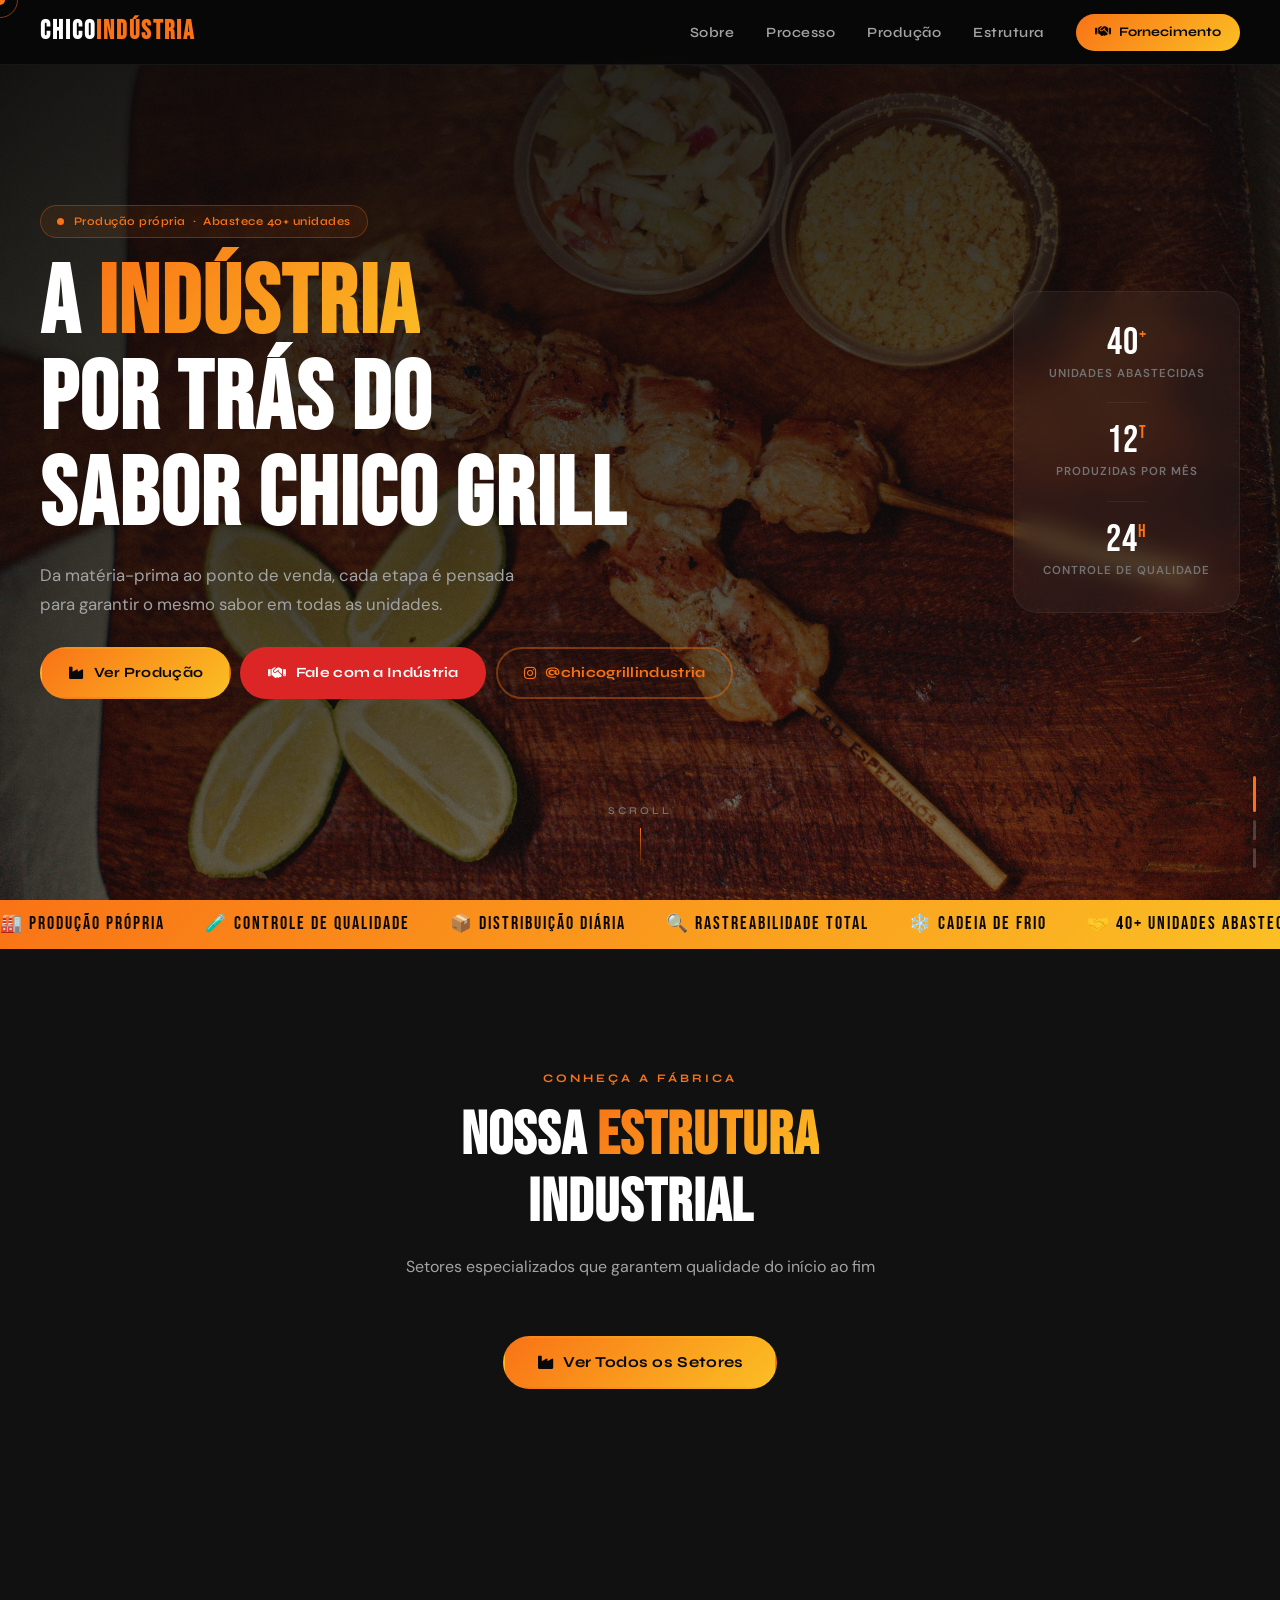
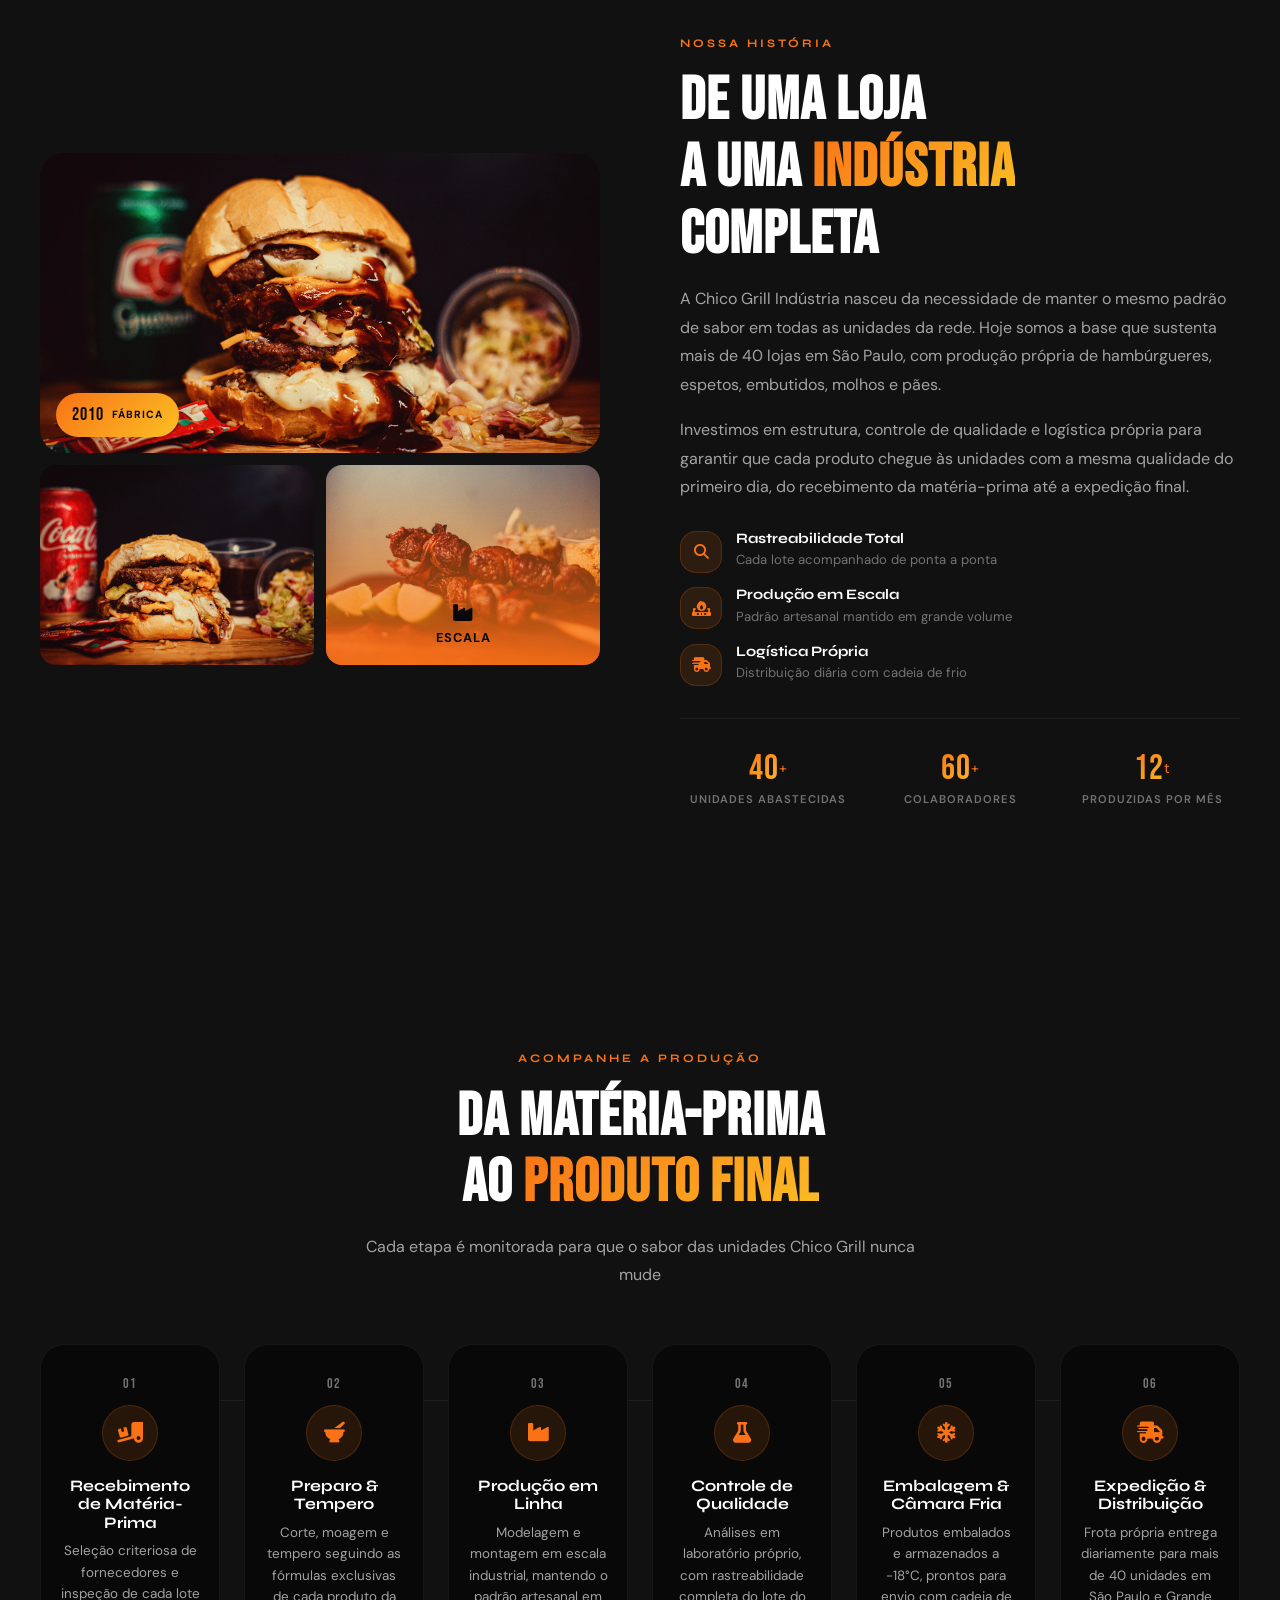
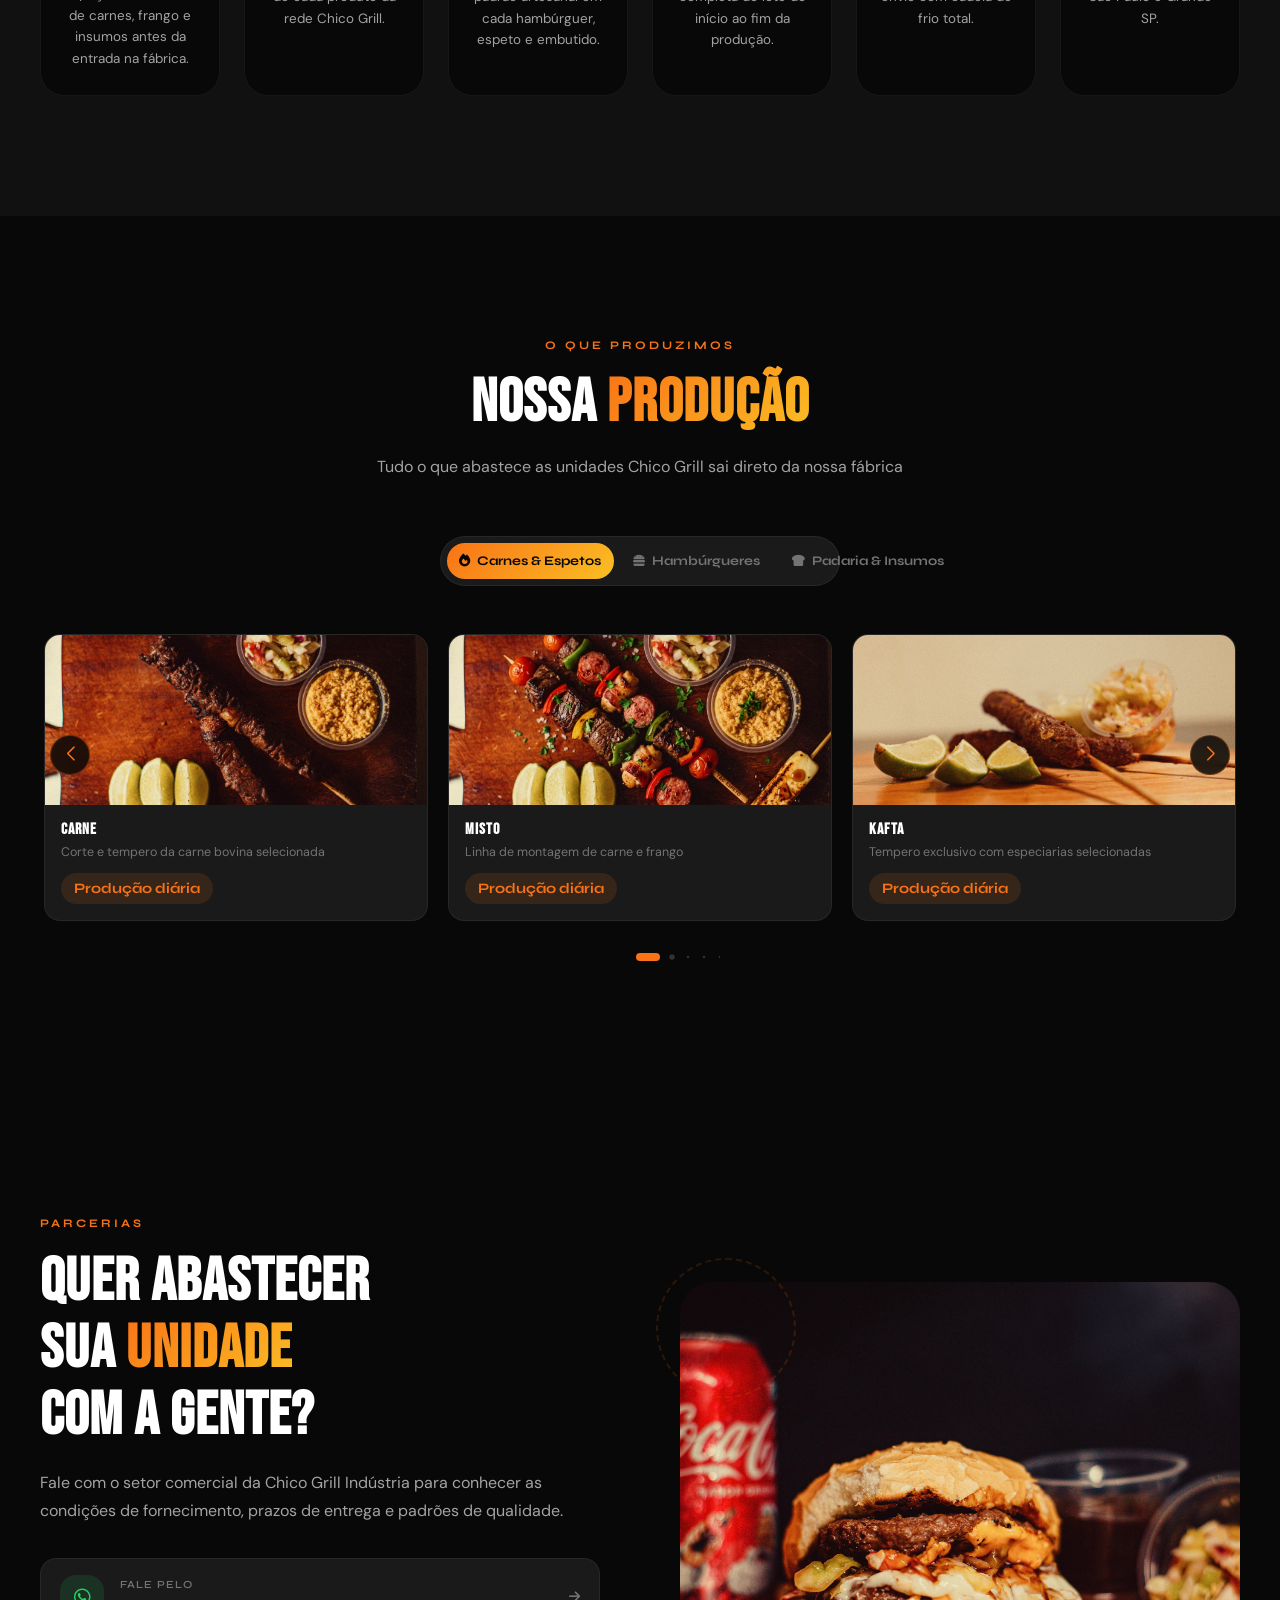
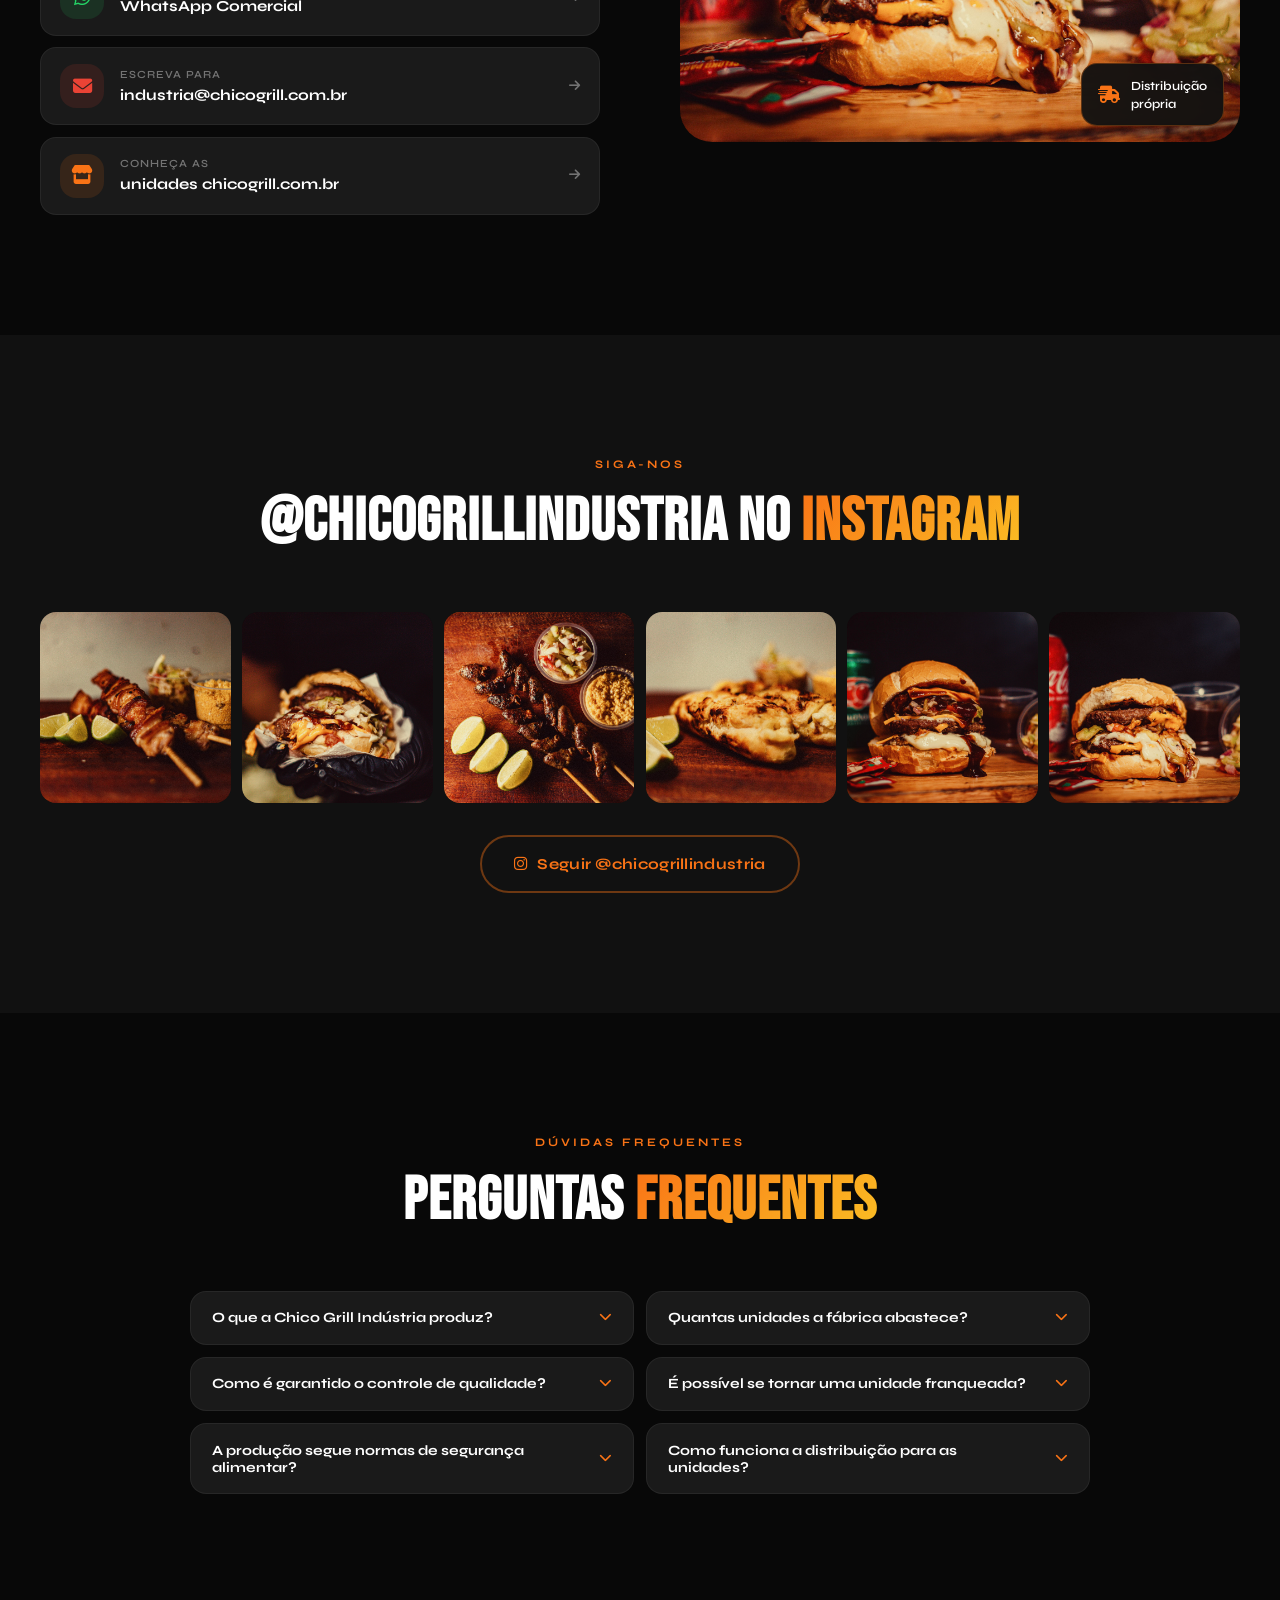
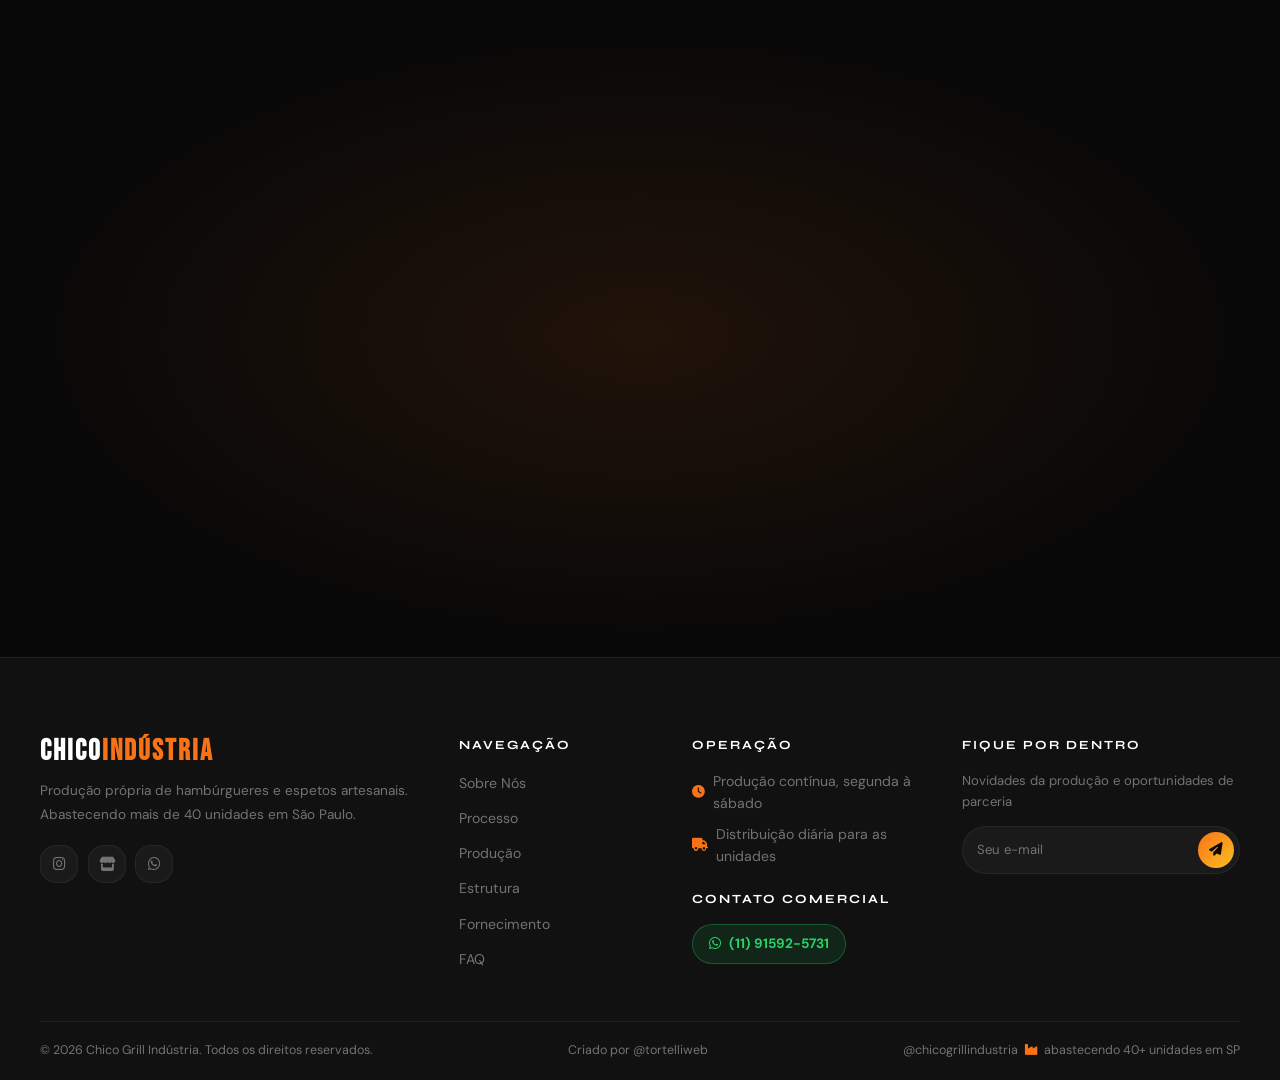
<file: index.html>
<!DOCTYPE html>
<html lang="pt-BR" itemscope itemtype="https://schema.org/Organization">
<head>
    <meta charset="UTF-8">
    <meta name="viewport" content="width=device-width, initial-scale=1.0, viewport-fit=cover">
    <title>Chico Grill Indústria | A Fábrica por trás do Sabor</title>
    <meta name="description" content="Conheça a Chico Grill Indústria: produção própria de hambúrgueres, espetos e embutidos artesanais que abastece mais de 40 unidades em São Paulo. Qualidade, rastreabilidade e escala.">
    <meta name="keywords" content="Chico Grill Indústria, fábrica de hambúrguer, produção de espetos, indústria alimentícia SP, fornecedor de hambúrguer artesanal, distribuição food service, produção em escala, controle de qualidade alimentar">
    <meta name="author" content="Chico Grill Indústria">
    <meta name="robots" content="index, follow, max-snippet:-1, max-image-preview:large, max-video-preview:-1">
    <meta name="theme-color" content="#f97316">
    <link rel="canonical" href="https://industria.chicogrill.com.br/">
    <link rel="sitemap" type="application/xml" href="/sitemap.xml">
    <link rel="shortcut icon" href="/favicon.png">
    <link rel="icon" type="image/png" sizes="32x32" href="/favicon.png">
    <link rel="icon" type="image/png" sizes="192x192" href="/favicon.png">
    <link rel="apple-touch-icon" sizes="180x180" href="/favicon.png">
    <link rel="manifest" href="/site.webmanifest">
    <meta name="msapplication-TileColor" content="#f97316">
    <meta name="msapplication-TileImage" content="favicon.png">

    <!-- Open Graph / Facebook -->
    <meta property="og:type" content="website">
    <meta property="og:url" content="https://industria.chicogrill.com.br/">
    <meta property="og:title" content="Chico Grill Indústria | A Fábrica por trás do Sabor">
    <meta property="og:description" content="Produção própria de hambúrgueres, espetos e embutidos artesanais que abastece mais de 40 unidades Chico Grill em São Paulo.">
    <meta property="og:image" content="https://industria.chicogrill.com.br/images/naja.jpg">
    <meta property="og:image:width" content="1200">
    <meta property="og:image:height" content="630">
    <meta property="og:site_name" content="Chico Grill Indústria">
    <meta property="og:locale" content="pt_BR">

    <!-- Twitter Card -->
    <meta name="twitter:card" content="summary_large_image">
    <meta name="twitter:title" content="Chico Grill Indústria | A Fábrica por trás do Sabor">
    <meta name="twitter:description" content="Produção própria, controle de qualidade e rastreabilidade total. Conheça a indústria que abastece a rede Chico Grill.">
    <meta name="twitter:image" content="https://industria.chicogrill.com.br/images/naja.jpg">

    <!-- Schema.org Structured Data -->
    <script type="application/ld+json">
    {
      "@context": "https://schema.org",
      "@type": "Organization",
      "name": "Chico Grill Indústria",
      "description": "Unidade industrial responsável pela produção de hambúrgueres, espetos e embutidos artesanais que abastecem a rede Chico Grill em São Paulo.",
      "url": "https://industria.chicogrill.com.br/",
      "telephone": "+55-11-91592-5731",
      "image": "https://images.unsplash.com/photo-1556910103-1c02745aae4d?w=1200&h=630&fit=crop",
      "industry": "Produção de Alimentos",
      "address": {
        "@type": "PostalAddress",
        "addressLocality": "São Paulo",
        "addressRegion": "SP",
        "addressCountry": "BR"
      },
      "sameAs": [
        "https://instagram.com/chicogrillindustria"
      ],
      "numberOfEmployees": { "@type": "QuantitativeValue", "minValue": 60 },
      "foundingDate": "2010"
    }
    </script>

    <!-- Breadcrumb Schema -->
    <script type="application/ld+json">
    {
      "@context": "https://schema.org",
      "@type": "BreadcrumbList",
      "itemListElement": [
        { "@type": "ListItem", "position": 1, "name": "Início", "item": "https://industria.chicogrill.com.br/" },
        { "@type": "ListItem", "position": 2, "name": "Processo", "item": "https://industria.chicogrill.com.br/#processo" },
        { "@type": "ListItem", "position": 3, "name": "Produção", "item": "https://industria.chicogrill.com.br/#producao" },
        { "@type": "ListItem", "position": 4, "name": "Estrutura", "item": "https://industria.chicogrill.com.br/#estrutura" }
      ]
    }
    </script>

    <!-- FAQ Schema -->
    <script type="application/ld+json">
    {
      "@context": "https://schema.org",
      "@type": "FAQPage",
      "mainEntity": [
        {
          "@type": "Question",
          "name": "O que a Chico Grill Indústria produz?",
          "acceptedAnswer": { "@type": "Answer", "text": "Produzimos hambúrgueres artesanais, espetos, embutidos e molhos exclusivos que abastecem todas as unidades da rede Chico Grill." }
        },
        {
          "@type": "Question",
          "name": "Quantas unidades a fábrica abastece?",
          "acceptedAnswer": { "@type": "Answer", "text": "A indústria abastece diariamente mais de 40 unidades Chico Grill em São Paulo e Grande SP." }
        },
        {
          "@type": "Question",
          "name": "Como é garantido o controle de qualidade?",
          "acceptedAnswer": { "@type": "Answer", "text": "Todo o processo segue padrões de rastreabilidade, controle de temperatura e inspeção de qualidade em cada etapa da produção." }
        },
        {
          "@type": "Question",
          "name": "É possível se tornar uma unidade franqueada?",
          "acceptedAnswer": { "@type": "Answer", "text": "Sim! Fale com o setor comercial pelo WhatsApp ou e-mail para conhecer as condições de fornecimento e parceria." }
        }
      ]
    }
    </script>

    <!-- Preload críticos -->
    <link rel="preconnect" href="https://fonts.googleapis.com">
    <link rel="preconnect" href="https://fonts.gstatic.com" crossorigin>
    <link rel="preconnect" href="https://cdn.jsdelivr.net">

    <!-- Swiper CSS -->
    <link rel="stylesheet" href="https://cdn.jsdelivr.net/npm/swiper@11/swiper-bundle.min.css"/>
    <!-- Font Awesome -->
    <link rel="stylesheet" href="https://cdnjs.cloudflare.com/ajax/libs/font-awesome/6.4.0/css/all.min.css">
    <!-- Google Fonts -->
    <link href="https://fonts.googleapis.com/css2?family=Bebas+Neue&family=Syne:wght@400;500;600;700;800&family=DM+Sans:ital,opsz,wght@0,9..40,300;0,9..40,400;0,9..40,500;0,9..40,600;1,9..40,400&display=swap" rel="stylesheet">
    <!-- AOS -->
    <link href="https://unpkg.com/aos@2.3.1/dist/aos.css" rel="stylesheet">

    <link rel="stylesheet" href="style.css">
</head>
<body>

    <!-- CURSOR PERSONALIZADO -->
    <div class="cursor" id="cursor" aria-hidden="true"></div>
    <div class="cursor-follower" id="cursorFollower" aria-hidden="true"></div>

    <!-- LOADER -->
    <div class="page-loader" id="loader" role="status" aria-label="Carregando Chico Grill Indústria">
        <div class="loader-logo">CHICO<span>INDÚSTRIA</span></div>
        <div class="loader-bar"><div class="loader-progress"></div></div>
    </div>

    <!-- NAVBAR -->
    <nav class="navbar" id="navbar" role="navigation" aria-label="Menu principal">
        <div class="container nav-container">
            <a href="#" class="logo" aria-label="Chico Grill Indústria - Página inicial">
                <span class="logo-text">CHICO<span class="logo-accent">INDÚSTRIA</span></span>
            </a>
            <ul class="nav-menu" id="navMenu" role="menubar">
                <li role="none"><a href="#sobre" class="nav-link" role="menuitem">Sobre</a></li>
                <li role="none"><a href="#processo" class="nav-link" role="menuitem">Processo</a></li>
                <li role="none"><a href="#producao" class="nav-link" role="menuitem">Produção</a></li>
                <li role="none"><a href="#estrutura" class="nav-link" role="menuitem">Estrutura</a></li>
                <li role="none">
                    <a href="#fornecimento" class="nav-cta" role="menuitem">
                        <i class="fas fa-handshake" aria-hidden="true"></i>
                        <span>Fornecimento</span>
                    </a>
                </li>
            </ul>
            <button class="hamburger" id="hamburger" aria-label="Abrir menu" aria-expanded="false" aria-controls="navMenu">
                <span class="bar"></span>
                <span class="bar"></span>
                <span class="bar"></span>
            </button>
        </div>
    </nav>

    <!-- HERO -->
    <section class="hero" id="hero" aria-label="Banner principal Chico Grill Indústria">
        <div class="hero-slider" role="img" aria-label="Fotos da produção Chico Grill Indústria">
            <div class="slide active" style="background-image:url('images/d.jpg')"></div>
            <div class="slide" style="background-image:url('images/e.jpg')"></div>
            <div class="slide" style="background-image:url('images/f.jpg')"></div>
        </div>
        <div class="hero-overlay"></div>
        <div class="hero-noise" aria-hidden="true"></div>

        <div class="container hero-content">
            <div class="hero-text">
                <div class="hero-badge" data-aos="fade-down" data-aos-duration="800">
                    <span class="badge-dot" aria-hidden="true"></span>
                    Produção própria &nbsp;·&nbsp; Abastece 40+ unidades
                </div>
                <h1 class="hero-title" data-aos="fade-up" data-aos-duration="1000" data-aos-delay="100">
                    A <em>indústria</em><br>por trás do<br>sabor Chico Grill
                </h1>
                <p class="hero-subtitle" data-aos="fade-up" data-aos-duration="1000" data-aos-delay="250">
                    Da matéria-prima ao ponto de venda, cada etapa é pensada<br class="br-desktop">
                    para garantir o mesmo sabor em todas as unidades.
                </p>
                <div class="hero-buttons" data-aos="fade-up" data-aos-duration="1000" data-aos-delay="400">
                    <a href="#producao" class="btn btn-primary">
                        <i class="fas fa-industry" aria-hidden="true"></i>
                        Ver Produção
                    </a>
                    <a href="#fornecimento" class="btn btn-secondary">
                        <i class="fas fa-handshake" aria-hidden="true"></i>
                        Fale com a Indústria
                    </a>
                    <a href="https://instagram.com/chicogrillindustria" target="_blank" rel="noopener noreferrer" class="btn btn-ghost">
                        <i class="fab fa-instagram" aria-hidden="true"></i>
                        @chicogrillindustria
                    </a>
                </div>
            </div>

            <div class="hero-stats" data-aos="fade-left" data-aos-duration="1000" data-aos-delay="300" aria-label="Estatísticas Chico Grill Indústria">
                <div class="hero-stat">
                    <span class="hero-stat-number">40<sup>+</sup></span>
                    <span class="hero-stat-label">Unidades abastecidas</span>
                </div>
                <div class="hero-stat-divider" aria-hidden="true"></div>
                <div class="hero-stat">
                    <span class="hero-stat-number">12<sup>t</sup></span>
                    <span class="hero-stat-label">Produzidas por mês</span>
                </div>
                <div class="hero-stat-divider" aria-hidden="true"></div>
                <div class="hero-stat">
                    <span class="hero-stat-number">24<sup>h</sup></span>
                    <span class="hero-stat-label">Controle de qualidade</span>
                </div>
            </div>
        </div>

        <div class="hero-scroll" aria-hidden="true">
            <span>Scroll</span>
            <div class="scroll-line"></div>
        </div>

        <div class="hero-indicators" role="tablist" aria-label="Slides do banner">
            <span class="indicator active" role="tab" aria-selected="true" aria-label="Slide 1" tabindex="0"></span>
            <span class="indicator" role="tab" aria-selected="false" aria-label="Slide 2" tabindex="0"></span>
            <span class="indicator" role="tab" aria-selected="false" aria-label="Slide 3" tabindex="0"></span>
        </div>
    </section>

    <!-- MARQUEE STRIP -->
    <div class="marquee-strip" aria-hidden="true">
        <div class="marquee-track">
            <span>🏭 PRODUÇÃO PRÓPRIA</span>
            <span>🧪 CONTROLE DE QUALIDADE</span>
            <span>📦 DISTRIBUIÇÃO DIÁRIA</span>
            <span>🔍 RASTREABILIDADE TOTAL</span>
            <span>❄️ CADEIA DE FRIO</span>
            <span>🤝 40+ UNIDADES ABASTECIDAS</span>
            <span>🏭 PRODUÇÃO PRÓPRIA</span>
            <span>🧪 CONTROLE DE QUALIDADE</span>
            <span>📦 DISTRIBUIÇÃO DIÁRIA</span>
            <span>🔍 RASTREABILIDADE TOTAL</span>
            <span>❄️ CADEIA DE FRIO</span>
            <span>🤝 40+ UNIDADES ABASTECIDAS</span>
        </div>
    </div>

    <!-- ESTRUTURA -->
    <section id="estrutura" class="unidades">
        <div class="container">
            <div class="section-header" data-aos="fade-up">
                <span class="section-tag center">Conheça a Fábrica</span>
                <h2 class="section-title center">Nossa <em class="text-gradient">Estrutura</em><br>Industrial</h2>
                <p class="section-description">Setores especializados que garantem qualidade do início ao fim</p>
            </div>
            <div class="unidades-cta" data-aos="fade-up" data-aos-delay="100">
                <button id="openModalBtn" class="btn btn-primary btn-large" aria-haspopup="dialog">
                    <i class="fas fa-industry" aria-hidden="true"></i>
                    Ver Todos os Setores
                </button>
            </div>
        </div>
    </section>

    <!-- MODAL DE SETORES -->
    <div id="unidadesModal" class="modal" role="dialog" aria-modal="true" aria-labelledby="modalTitle">
        <div class="modal-backdrop"></div>
        <div class="modal-content">
            <div class="modal-header">
                <div>
                    <h2 id="modalTitle">Nossos <em class="text-gradient">Setores</em></h2>
                    <p>Cada etapa da produção tem um espaço dedicado</p>
                </div>
                <button class="modal-close" id="modalClose" aria-label="Fechar modal de setores">
                    <i class="fas fa-times" aria-hidden="true"></i>
                </button>
            </div>
            <div class="modal-body">
                <div class="regioes-tabs" role="tablist" aria-label="Setores da fábrica">
                    <button class="tab-btn active" data-regiao="producao" role="tab" aria-selected="true">
                        <i class="fas fa-fire-burner" aria-hidden="true"></i> Produção
                    </button>
                    <button class="tab-btn" data-regiao="qualidade" role="tab" aria-selected="false">
                        <i class="fas fa-magnifying-glass" aria-hidden="true"></i> Qualidade
                    </button>
                    <button class="tab-btn" data-regiao="armazenagem" role="tab" aria-selected="false">
                        <i class="fas fa-warehouse" aria-hidden="true"></i> Armazenagem
                    </button>
                    <button class="tab-btn" data-regiao="logistica" role="tab" aria-selected="false">
                        <i class="fas fa-truck" aria-hidden="true"></i> Logística
                    </button>
                </div>

                <!-- PRODUÇÃO -->
                <div class="regiao-panel active" id="regiao-producao" role="tabpanel">
                    <div class="unidades-lista">
                        <div class="unidade-card-modal"><div class="unidade-num">01</div><div class="unidade-info"><h4>Linha de Hambúrgueres</h4><p><i class="fas fa-burger" aria-hidden="true"></i> Moagem, tempero e modelagem dos blends exclusivos</p><span class="status-open">Produção contínua</span></div></div>
                        <div class="unidade-card-modal"><div class="unidade-num">02</div><div class="unidade-info"><h4>Linha de Espetos</h4><p><i class="fas fa-fire" aria-hidden="true"></i> Corte, tempero e montagem dos espetos artesanais</p><span class="status-open">Produção contínua</span></div></div>
                        <div class="unidade-card-modal"><div class="unidade-num">03</div><div class="unidade-info"><h4>Setor de Embutidos</h4><p><i class="fas fa-bacon" aria-hidden="true"></i> Linguiças e defumados produzidos artesanalmente</p><span class="status-open">Segunda à sábado</span></div></div>
                        <div class="unidade-card-modal"><div class="unidade-num">04</div><div class="unidade-info"><h4>Cozinha de Molhos</h4><p><i class="fas fa-jar" aria-hidden="true"></i> Produção do cheddar cremoso e molho barbecue exclusivos</p><span class="status-open">Produção diária</span></div></div>
                        <div class="unidade-card-modal"><div class="unidade-num">05</div><div class="unidade-info"><h4>Padaria Industrial</h4><p><i class="fas fa-bread-slice" aria-hidden="true"></i> Pães artesanais assados diariamente</p><span class="status-open">Produção diária</span></div></div>
                    </div>
                </div>

                <!-- QUALIDADE -->
                <div class="regiao-panel" id="regiao-qualidade" role="tabpanel">
                    <div class="unidades-lista">
                        <div class="unidade-card-modal"><div class="unidade-num">01</div><div class="unidade-info"><h4>Recebimento de Insumos</h4><p><i class="fas fa-clipboard-check" aria-hidden="true"></i> Inspeção de fornecedores e matéria-prima</p><span class="status-open">Todos os lotes</span></div></div>
                        <div class="unidade-card-modal"><div class="unidade-num">02</div><div class="unidade-info"><h4>Laboratório de Análises</h4><p><i class="fas fa-flask" aria-hidden="true"></i> Testes de temperatura, validade e padrão sensorial</p><span class="status-open">Monitoramento 24h</span></div></div>
                        <div class="unidade-card-modal"><div class="unidade-num">03</div><div class="unidade-info"><h4>Rastreabilidade</h4><p><i class="fas fa-barcode" aria-hidden="true"></i> Cada lote identificado da origem até a unidade final</p><span class="status-open">100% rastreado</span></div></div>
                        <div class="unidade-card-modal"><div class="unidade-num">04</div><div class="unidade-info"><h4>Boas Práticas de Fabricação</h4><p><i class="fas fa-shield-halved" aria-hidden="true"></i> Protocolos de higiene e segurança alimentar</p><span class="status-open">Auditoria contínua</span></div></div>
                    </div>
                </div>

                <!-- ARMAZENAGEM -->
                <div class="regiao-panel" id="regiao-armazenagem" role="tabpanel">
                    <div class="unidades-lista">
                        <div class="unidade-card-modal"><div class="unidade-num">01</div><div class="unidade-info"><h4>Câmara Fria de Carnes</h4><p><i class="fas fa-temperature-low" aria-hidden="true"></i> Armazenagem refrigerada da matéria-prima</p><span class="status-open">-18°C constante</span></div></div>
                        <div class="unidade-card-modal"><div class="unidade-num">02</div><div class="unidade-info"><h4>Estoque de Secos</h4><p><i class="fas fa-boxes-stacked" aria-hidden="true"></i> Embalagens, temperos e insumos não perecíveis</p><span class="status-open">Ambiente controlado</span></div></div>
                        <div class="unidade-card-modal"><div class="unidade-num">03</div><div class="unidade-info"><h4>Expedição Refrigerada</h4><p><i class="fas fa-snowflake" aria-hidden="true"></i> Produtos prontos aguardando distribuição</p><span class="status-open">Cadeia de frio total</span></div></div>
                    </div>
                </div>

                <!-- LOGÍSTICA -->
                <div class="regiao-panel" id="regiao-logistica" role="tabpanel">
                    <div class="unidades-lista">
                        <div class="unidade-card-modal"><div class="unidade-num">01</div><div class="unidade-info"><h4>Frota Própria</h4><p><i class="fas fa-truck-fast" aria-hidden="true"></i> Veículos refrigerados para distribuição diária</p><span class="status-open">Rotas diárias</span></div></div>
                        <div class="unidade-card-modal"><div class="unidade-num">02</div><div class="unidade-info"><h4>Roteirização</h4><p><i class="fas fa-route" aria-hidden="true"></i> Entregas otimizadas para todas as zonas de SP</p><span class="status-open">Zona Sul, Oeste, Norte/Leste e Grande SP</span></div></div>
                        <div class="unidade-card-modal"><div class="unidade-num">03</div><div class="unidade-info"><h4>Centro de Distribuição</h4><p><i class="fas fa-warehouse" aria-hidden="true"></i> Ponto central de saída para todas as unidades</p><span class="status-open">Operação diária</span></div></div>
                    </div>
                </div>
            </div>
        </div>
    </div>

    <!-- SOBRE -->
    <section id="sobre" class="sobre">
        <div class="container">
            <div class="sobre-grid">
                <div class="sobre-images" data-aos="fade-right" data-aos-duration="1000">
                    <div class="image-mosaic">
                        <div class="mosaic-main">
                            <img src="images/c.jpg" alt="Produção industrial de hambúrgueres Chico Grill" width="600" height="400" loading="lazy">
                            <div class="mosaic-badge">
                                <span class="badge-year">2010</span>
                                <span class="badge-text">Fábrica</span>
                            </div>
                        </div>
                        <div class="mosaic-secondary">
                            <img src="images/a.jpg" alt="Linha de produção Chico Grill Indústria" width="300" height="220" loading="lazy">
                        </div>
                        <div class="mosaic-tertiary">
                            <img src="images/b.jpg" alt="Controle de qualidade na fábrica Chico Grill" width="300" height="220" loading="lazy">
                            <div class="mosaic-overlay">
                                <i class="fas fa-industry" aria-hidden="true"></i>
                                <span>Escala</span>
                            </div>
                        </div>
                    </div>
                </div>

                <div class="sobre-content" data-aos="fade-left" data-aos-duration="1000">
                    <span class="section-tag">Nossa História</span>
                    <h2 class="section-title">
                        De uma loja<br>
                        a uma <em class="text-gradient">indústria</em><br>
                        completa
                    </h2>
                    <p class="sobre-text">A Chico Grill Indústria nasceu da necessidade de manter o mesmo padrão de sabor em todas as unidades da rede. Hoje somos a base que sustenta mais de 40 lojas em São Paulo, com produção própria de hambúrgueres, espetos, embutidos, molhos e pães.</p>
                    <p class="sobre-text">Investimos em estrutura, controle de qualidade e logística própria para garantir que cada produto chegue às unidades com a mesma qualidade do primeiro dia, do recebimento da matéria-prima até a expedição final.</p>

                    <div class="sobre-features">
                        <div class="feature-item">
                            <div class="feature-icon"><i class="fas fa-magnifying-glass" aria-hidden="true"></i></div>
                            <div>
                                <h3>Rastreabilidade Total</h3>
                                <p>Cada lote acompanhado de ponta a ponta</p>
                            </div>
                        </div>
                        <div class="feature-item">
                            <div class="feature-icon"><i class="fas fa-fire-burner" aria-hidden="true"></i></div>
                            <div>
                                <h3>Produção em Escala</h3>
                                <p>Padrão artesanal mantido em grande volume</p>
                            </div>
                        </div>
                        <div class="feature-item">
                            <div class="feature-icon"><i class="fas fa-truck-fast" aria-hidden="true"></i></div>
                            <div>
                                <h3>Logística Própria</h3>
                                <p>Distribuição diária com cadeia de frio</p>
                            </div>
                        </div>
                    </div>

                    <div class="sobre-stats">
                        <div class="stat-item">
                            <span class="stat-number" data-count="40">0</span><sup>+</sup>
                            <span class="stat-label">Unidades abastecidas</span>
                        </div>
                        <div class="stat-item">
                            <span class="stat-number" data-count="60">0</span><sup>+</sup>
                            <span class="stat-label">Colaboradores</span>
                        </div>
                        <div class="stat-item">
                            <span class="stat-number" data-count="12">0</span><sup>t</sup>
                            <span class="stat-label">Produzidas por mês</span>
                        </div>
                    </div>
                </div>
            </div>
        </div>
    </section>

    <!-- PROCESSO / JORNADA DE PRODUÇÃO -->
    <section id="processo" class="processo">
        <div class="container">
            <div class="section-header" data-aos="fade-up">
                <span class="section-tag center">Acompanhe a Produção</span>
                <h2 class="section-title center">Da Matéria-Prima<br>ao <em class="text-gradient">Produto Final</em></h2>
                <p class="section-description">Cada etapa é monitorada para que o sabor das unidades Chico Grill nunca mude</p>
            </div>

            <div class="processo-timeline">
                <div class="processo-step" data-aos="fade-up" data-aos-delay="0">
                    <div class="processo-num">01</div>
                    <div class="processo-icon"><i class="fas fa-truck-ramp-box" aria-hidden="true"></i></div>
                    <h3>Recebimento de Matéria-Prima</h3>
                    <p>Seleção criteriosa de fornecedores e inspeção de cada lote de carnes, frango e insumos antes da entrada na fábrica.</p>
                </div>
                <div class="processo-step" data-aos="fade-up" data-aos-delay="80">
                    <div class="processo-num">02</div>
                    <div class="processo-icon"><i class="fas fa-mortar-pestle" aria-hidden="true"></i></div>
                    <h3>Preparo & Tempero</h3>
                    <p>Corte, moagem e tempero seguindo as fórmulas exclusivas de cada produto da rede Chico Grill.</p>
                </div>
                <div class="processo-step" data-aos="fade-up" data-aos-delay="160">
                    <div class="processo-num">03</div>
                    <div class="processo-icon"><i class="fas fa-industry" aria-hidden="true"></i></div>
                    <h3>Produção em Linha</h3>
                    <p>Modelagem e montagem em escala industrial, mantendo o padrão artesanal em cada hambúrguer, espeto e embutido.</p>
                </div>
                <div class="processo-step" data-aos="fade-up" data-aos-delay="240">
                    <div class="processo-num">04</div>
                    <div class="processo-icon"><i class="fas fa-flask" aria-hidden="true"></i></div>
                    <h3>Controle de Qualidade</h3>
                    <p>Análises em laboratório próprio, com rastreabilidade completa do lote do início ao fim da produção.</p>
                </div>
                <div class="processo-step" data-aos="fade-up" data-aos-delay="320">
                    <div class="processo-num">05</div>
                    <div class="processo-icon"><i class="fas fa-snowflake" aria-hidden="true"></i></div>
                    <h3>Embalagem & Câmara Fria</h3>
                    <p>Produtos embalados e armazenados a -18°C, prontos para envio com cadeia de frio total.</p>
                </div>
                <div class="processo-step" data-aos="fade-up" data-aos-delay="400">
                    <div class="processo-num">06</div>
                    <div class="processo-icon"><i class="fas fa-truck-fast" aria-hidden="true"></i></div>
                    <h3>Expedição & Distribuição</h3>
                    <p>Frota própria entrega diariamente para mais de 40 unidades em São Paulo e Grande SP.</p>
                </div>
            </div>
        </div>
    </section>

    <!-- PRODUÇÃO -->
    <section id="producao" class="cardapio">
        <div class="container">
            <div class="section-header" data-aos="fade-up">
                <span class="section-tag center">O que Produzimos</span>
                <h2 class="section-title center">Nossa <em class="text-gradient">Produção</em></h2>
                <p class="section-description">Tudo o que abastece as unidades Chico Grill sai direto da nossa fábrica</p>
            </div>

            <!-- TABS DA PRODUÇÃO -->
            <div class="menu-tabs" data-aos="fade-up" data-aos-delay="100" role="tablist" aria-label="Categorias de produção">
                <button class="menu-tab active" data-tab="espetos" role="tab" aria-selected="true" aria-controls="tab-espetos">
                    <i class="fas fa-fire" aria-hidden="true"></i> Carnes & Espetos
                </button>
                <button class="menu-tab" data-tab="burgers" role="tab" aria-selected="false" aria-controls="tab-burgers">
                    <i class="fas fa-burger" aria-hidden="true"></i> Hambúrgueres
                </button>
                <button class="menu-tab" data-tab="bebidas" role="tab" aria-selected="false" aria-controls="tab-bebidas">
                    <i class="fas fa-bread-slice" aria-hidden="true"></i> Padaria & Insumos
                </button>
            </div>

            <!-- CARNES & ESPETOS -->
            <div class="menu-panel active" id="tab-espetos" role="tabpanel" data-aos="fade-up" data-aos-delay="200">
                <div class="swiper espetos-swiper">
                    <div class="swiper-wrapper">
                        <div class="swiper-slide">
                            <div class="menu-card">
                                <div class="menu-card-img">
                                    <img src="images/ca.jpg" alt="Produção de espeto de carne bovina Chico Grill Indústria" loading="lazy">
                                    <div class="menu-card-overlay" aria-hidden="true"><i class="fas fa-industry"></i></div>
                                </div>
                                <div class="menu-card-body">
                                    <h3>CARNE</h3>
                                    <p>Corte e tempero da carne bovina selecionada</p>
                                    <span class="menu-price">Produção diária</span>
                                </div>
                            </div>
                        </div>
                        <div class="swiper-slide">
                            <div class="menu-card">
                                <div class="menu-card-img">
                                    <img src="images/misto.jpg" alt="Produção do espeto misto Chico Grill Indústria" loading="lazy">
                                    <div class="menu-card-overlay" aria-hidden="true"><i class="fas fa-industry"></i></div>
                                </div>
                                <div class="menu-card-body">
                                    <h3>MISTO</h3>
                                    <p>Linha de montagem de carne e frango</p>
                                    <span class="menu-price">Produção diária</span>
                                </div>
                            </div>
                        </div>
                        <div class="swiper-slide">
                            <div class="menu-card">
                                <div class="menu-card-img">
                                    <img src="images/ka.jpg" alt="Produção de kafta artesanal Chico Grill Indústria" loading="lazy">
                                    <div class="menu-card-overlay" aria-hidden="true"><i class="fas fa-industry"></i></div>
                                </div>
                                <div class="menu-card-body">
                                    <h3>KAFTA</h3>
                                    <p>Tempero exclusivo com especiarias selecionadas</p>
                                    <span class="menu-price">Produção diária</span>
                                </div>
                            </div>
                        </div>
                        <div class="swiper-slide">
                            <div class="menu-card">
                                <div class="menu-card-img">
                                    <img src="images/co.jpg" alt="Linha de produção de coração de frango Chico Grill Indústria" loading="lazy">
                                    <div class="menu-card-overlay" aria-hidden="true"><i class="fas fa-industry"></i></div>
                                </div>
                                <div class="menu-card-body">
                                    <h3>CORAÇÃO</h3>
                                    <p>Limpeza e tempero do coração de frango</p>
                                    <span class="menu-price">Produção diária</span>
                                </div>
                            </div>
                        </div>
                        <div class="swiper-slide">
                            <div class="menu-card">
                                <div class="menu-card-img">
                                    <img src="images/tu.jpg" alt="Produção da tulipa de sobrecoxa Chico Grill Indústria" loading="lazy">
                                    <div class="menu-card-overlay" aria-hidden="true"><i class="fas fa-industry"></i></div>
                                </div>
                                <div class="menu-card-body">
                                    <h3>TULIPA</h3>
                                    <p>Corte e tempero da sobrecoxa de frango</p>
                                    <span class="menu-price">Produção diária</span>
                                </div>
                            </div>
                        </div>
                        <div class="swiper-slide">
                            <div class="menu-card">
                                <div class="menu-card-img">
                                    <img src="images/mi.jpg" alt="Produção de panceta suína Chico Grill Indústria" loading="lazy">
                                    <div class="menu-card-overlay" aria-hidden="true"><i class="fas fa-industry"></i></div>
                                </div>
                                <div class="menu-card-body">
                                    <h3>PANCETA</h3>
                                    <p>Fatiamento da panceta suína em escala</p>
                                    <span class="menu-price">Produção diária</span>
                                </div>
                            </div>
                        </div>
                        <div class="swiper-slide">
                            <div class="menu-card">
                                <div class="menu-card-img">
                                    <img src="images/li.jpg" alt="Produção de linguiça toscana Chico Grill Indústria" loading="lazy">
                                    <div class="menu-card-overlay" aria-hidden="true"><i class="fas fa-industry"></i></div>
                                </div>
                                <div class="menu-card-body">
                                    <h3>LINGUIÇA TOSCANA</h3>
                                    <p>Embutido artesanal produzido internamente</p>
                                    <span class="menu-price">Segunda à sábado</span>
                                </div>
                            </div>
                        </div>
                        <div class="swiper-slide">
                            <div class="menu-card">
                                <div class="menu-card-img">
                                    <img src="images/qui.jpg" alt="Linha de queijo coalho Chico Grill Indústria" loading="lazy">
                                    <div class="menu-card-overlay" aria-hidden="true"><i class="fas fa-industry"></i></div>
                                </div>
                                <div class="menu-card-body">
                                    <h3>QUEIJO COALHO</h3>
                                    <p>Porcionamento e embalagem do queijo coalho</p>
                                    <span class="menu-price">Produção diária</span>
                                </div>
                            </div>
                        </div>
                    </div>
                    <div class="swiper-pagination"></div>
                    <div class="swiper-button-next" aria-label="Próximo"></div>
                    <div class="swiper-button-prev" aria-label="Anterior"></div>
                </div>
            </div>

            <!-- HAMBÚRGUERES -->
            <div class="menu-panel" id="tab-burgers" role="tabpanel">
                <div class="swiper burgers-swiper">
                    <div class="swiper-wrapper">
                        <div class="swiper-slide">
                            <div class="burger-card">
                                <div class="burger-img">
                                    <img src="images/naja.jpg" alt="Linha de produção do Big Najla Chico Grill Indústria" loading="lazy">
                                    <div class="burger-tag popular">Maior Volume</div>
                                    <div class="burger-overlay" aria-hidden="true"><a href="#fornecimento"><i class="fas fa-industry"></i> Detalhes</a></div>
                                </div>
                                <div class="burger-body">
                                    <div class="burger-header">
                                        <h3>BIG NAJLA</h3>
                                        <span class="burger-badge">Blend 180g</span>
                                    </div>
                                    <p>Blend exclusivo de costela moído e modelado em linha própria, com cheddar cremoso de produção interna</p>
                                    <div class="burger-footer">
                                        <span class="burger-price">Linha 1</span>
                                        <a href="#fornecimento" class="burger-btn" aria-label="Saiba mais sobre o Big Najla"><i class="fas fa-industry" aria-hidden="true"></i></a>
                                    </div>
                                </div>
                            </div>
                        </div>
                        <div class="swiper-slide">
                            <div class="burger-card">
                                <div class="burger-img">
                                    <img src="images/jojo.jpg" alt="Produção do Big Jojo Chico Grill Indústria" loading="lazy">
                                    <div class="burger-tag">Duplo</div>
                                    <div class="burger-overlay" aria-hidden="true"><a href="#fornecimento"><i class="fas fa-industry"></i> Detalhes</a></div>
                                </div>
                                <div class="burger-body">
                                    <div class="burger-header">
                                        <h3>BIG JOJO</h3>
                                        <span class="burger-badge">Blend Duplo</span>
                                    </div>
                                    <p>Versão dupla do blend de costela, com controle de peso padronizado por unidade</p>
                                    <div class="burger-footer">
                                        <span class="burger-price">Linha 1</span>
                                        <a href="#fornecimento" class="burger-btn" aria-label="Saiba mais sobre o Big Jojo"><i class="fas fa-industry" aria-hidden="true"></i></a>
                                    </div>
                                </div>
                            </div>
                        </div>
                        <div class="swiper-slide">
                            <div class="burger-card">
                                <div class="burger-img">
                                    <img src="images/toguro.jpg" alt="Produção do Big Toguro Chico Grill Indústria" loading="lazy">
                                    <div class="burger-tag">Triplo</div>
                                    <div class="burger-overlay" aria-hidden="true"><a href="#fornecimento"><i class="fas fa-industry"></i> Detalhes</a></div>
                                </div>
                                <div class="burger-body">
                                    <div class="burger-header">
                                        <h3>BIG TOGURO</h3>
                                        <span class="burger-badge">Blend Triplo</span>
                                    </div>
                                    <p>Linha de alto volume com modelagem tripla padronizada</p>
                                    <div class="burger-footer">
                                        <span class="burger-price">Linha 1</span>
                                        <a href="#fornecimento" class="burger-btn" aria-label="Saiba mais sobre o Big Toguro"><i class="fas fa-industry" aria-hidden="true"></i></a>
                                    </div>
                                </div>
                            </div>
                        </div>
                        <div class="swiper-slide">
                            <div class="burger-card">
                                <div class="burger-img">
                                    <img src="images/bony.jpg" alt="Produção do Big Bony Chico Grill Indústria" loading="lazy">
                                    <div class="burger-tag">Quádruplo</div>
                                    <div class="burger-overlay" aria-hidden="true"><a href="#fornecimento"><i class="fas fa-industry"></i> Detalhes</a></div>
                                </div>
                                <div class="burger-body">
                                    <div class="burger-header">
                                        <h3>BIG BONY</h3>
                                        <span class="burger-badge">Blend Quádruplo</span>
                                    </div>
                                    <p>Produto de maior porte, com controle reforçado de peso e cocção padrão</p>
                                    <div class="burger-footer">
                                        <span class="burger-price">Linha 1</span>
                                        <a href="#fornecimento" class="burger-btn" aria-label="Saiba mais sobre o Big Bony"><i class="fas fa-industry" aria-hidden="true"></i></a>
                                    </div>
                                </div>
                            </div>
                        </div>
                        <div class="swiper-slide">
                            <div class="burger-card">
                                <div class="burger-img">
                                    <img src="images/pic.jpg" alt="Produção do Big Picanha Chico Grill Indústria" loading="lazy">
                                    <div class="burger-tag">Picanha</div>
                                    <div class="burger-overlay" aria-hidden="true"><a href="#fornecimento"><i class="fas fa-industry"></i> Detalhes</a></div>
                                </div>
                                <div class="burger-body">
                                    <div class="burger-header">
                                        <h3>BIG PICANHA</h3>
                                        <span class="burger-badge">Corte Nobre</span>
                                    </div>
                                    <p>Linha dedicada ao corte de picanha, com seleção rigorosa de fornecedores</p>
                                    <div class="burger-footer">
                                        <span class="burger-price">Linha 2</span>
                                        <a href="#fornecimento" class="burger-btn" aria-label="Saiba mais sobre o Big Picanha"><i class="fas fa-industry" aria-hidden="true"></i></a>
                                    </div>
                                </div>
                            </div>
                        </div>
                        <div class="swiper-slide">
                            <div class="burger-card">
                                <div class="burger-img">
                                    <img src="images/duplo.jpg" alt="Produção do lanche de espeto Chico Grill Indústria" loading="lazy">
                                    <div class="burger-tag">Especial</div>
                                    <div class="burger-overlay" aria-hidden="true"><a href="#fornecimento"><i class="fas fa-industry"></i> Detalhes</a></div>
                                </div>
                                <div class="burger-body">
                                    <div class="burger-header">
                                        <h3>LANCHE DE ESPETO</h3>
                                        <span class="burger-badge">Linha 2</span>
                                    </div>
                                    <p>Montagem do lanche pronto com carne de espeto e molhos próprios</p>
                                    <div class="burger-footer">
                                        <span class="burger-price">Linha 2</span>
                                        <a href="#fornecimento" class="burger-btn" aria-label="Saiba mais sobre o Lanche de Espeto"><i class="fas fa-industry" aria-hidden="true"></i></a>
                                    </div>
                                </div>
                            </div>
                        </div>
                    </div>
                    <div class="swiper-pagination"></div>
                    <div class="swiper-button-next" aria-label="Próximo"></div>
                    <div class="swiper-button-prev" aria-label="Anterior"></div>
                </div>
            </div>

            <!-- PADARIA & INSUMOS -->
            <div class="menu-panel" id="tab-bebidas" role="tabpanel">
                <div class="padaria-banner">
                    <img src="images/pao.jpg" alt="Padaria industrial produzindo pães artesanais Chico Grill" loading="lazy">
                    <div class="padaria-banner-text">
                        <span class="grupo-label">Produção própria</span>
                        <h3>Padaria & Molhos Artesanais</h3>
                        <p>Pães assados diariamente e molhos exclusivos preparados com fórmula própria, na mesma fábrica que abastece toda a rede.</p>
                    </div>
                </div>
                <div class="bebidas-grid">
                    <div class="bebida-card"><div class="bebida-icon"><i class="fas fa-bread-slice" aria-hidden="true"></i></div><h3>PÃO ARTESANAL</h3><span class="bebida-preco">Produção diária</span></div>
                    <div class="bebida-card"><div class="bebida-icon"><i class="fas fa-jar" aria-hidden="true"></i></div><h3>CHEDDAR CREMOSO</h3><span class="bebida-preco">Produção diária</span></div>
                    <div class="bebida-card"><div class="bebida-icon"><i class="fas fa-pepper-hot" aria-hidden="true"></i></div><h3>MOLHO BARBECUE</h3><span class="bebida-preco">Produção diária</span></div>
                    <div class="bebida-card"><div class="bebida-icon"><i class="fas fa-carrot" aria-hidden="true"></i></div><h3>VINAGRETE</h3><span class="bebida-preco">Produção diária</span></div>
                    <div class="bebida-card"><div class="bebida-icon"><i class="fas fa-mortar-pestle" aria-hidden="true"></i></div><h3>TEMPEROS PRÓPRIOS</h3><span class="bebida-preco">Fórmula exclusiva</span></div>
                </div>

                <span class="grupo-label grupo-label-insumos">Apoio à produção</span>
                <div class="bebidas-grid">
                    <div class="bebida-card"><div class="bebida-icon"><i class="fas fa-box" aria-hidden="true"></i></div><h3>EMBALAGENS</h3><span class="bebida-preco">Estoque próprio</span></div>
                    <div class="bebida-card"><div class="bebida-icon"><i class="fas fa-temperature-low" aria-hidden="true"></i></div><h3>CÂMARA FRIA</h3><span class="bebida-preco">-18°C constante</span></div>
                    <div class="bebida-card"><div class="bebida-icon"><i class="fas fa-truck" aria-hidden="true"></i></div><h3>EXPEDIÇÃO</h3><span class="bebida-preco">Rotas diárias</span></div>
                    <div class="bebida-card"><div class="bebida-icon"><i class="fas fa-clipboard-check" aria-hidden="true"></i></div><h3>CONTROLE DE LOTES</h3><span class="bebida-preco">100% rastreado</span></div>
                    <div class="bebida-card"><div class="bebida-icon"><i class="fas fa-shield-halved" aria-hidden="true"></i></div><h3>SEGURANÇA ALIMENTAR</h3><span class="bebida-preco">Auditoria contínua</span></div>
                </div>
            </div>
        </div>
    </section>

    <section id="fornecimento" class="delivery">
        <div class="container">
            <div class="delivery-grid">
                <div class="delivery-content" data-aos="fade-right" data-aos-duration="1000">
                    <span class="section-tag">Parcerias</span>
                    <h2 class="section-title">
                        Quer abastecer<br>
                        sua <em class="text-gradient">unidade</em><br>
                        com a gente?
                    </h2>
                    <p class="delivery-text">Fale com o setor comercial da Chico Grill Indústria para conhecer as condições de fornecimento, prazos de entrega e padrões de qualidade.</p>

                    <div class="delivery-options">
                        <a href="https://api.whatsapp.com/send/?phone=5511915925731&text=Olá,%20quero%20saber%20sobre%20fornecimento&type=phone_number&app_absent=0" target="_blank" rel="noopener noreferrer" class="delivery-option" aria-label="Falar pelo WhatsApp comercial - Chico Grill Indústria">
                            <div class="delivery-option-icon whatsapp" aria-hidden="true"><i class="fab fa-whatsapp"></i></div>
                            <div class="delivery-option-text">
                                <span class="option-label">Fale pelo</span>
                                <span class="option-name">WhatsApp Comercial</span>
                            </div>
                            <i class="fas fa-arrow-right delivery-arrow" aria-hidden="true"></i>
                        </a>
                        <a href="mailto:industria@chicogrill.com.br" class="delivery-option" aria-label="Enviar e-mail para a Chico Grill Indústria">
                            <div class="delivery-option-icon ifood" aria-hidden="true"><i class="fas fa-envelope"></i></div>
                            <div class="delivery-option-text">
                                <span class="option-label">Escreva para</span>
                                <span class="option-name">industria@chicogrill.com.br</span>
                            </div>
                            <i class="fas fa-arrow-right delivery-arrow" aria-hidden="true"></i>
                        </a>
                        <a href="https://chicogrill.com.br" target="_blank" rel="noopener noreferrer" class="delivery-option" aria-label="Conhecer as unidades Chico Grill">
                            <div class="delivery-option-icon linktree" aria-hidden="true"><i class="fas fa-store"></i></div>
                            <div class="delivery-option-text">
                                <span class="option-label">Conheça as</span>
                                <span class="option-name">unidades chicogrill.com.br</span>
                            </div>
                            <i class="fas fa-arrow-right delivery-arrow" aria-hidden="true"></i>
                        </a>
                    </div>
                </div>

                <div class="delivery-image-wrap" data-aos="fade-left" data-aos-duration="1000">
                    <div class="delivery-img-frame">
                        <img src="images/a.jpg" alt="Distribuição da produção Chico Grill Indústria para as unidades" width="600" height="480" loading="lazy">
                        <div class="delivery-img-badge">
                            <i class="fas fa-truck-fast" aria-hidden="true"></i>
                            <span>Distribuição<br>própria</span>
                        </div>
                    </div>
                    <div class="delivery-deco-ring" aria-hidden="true"></div>
                </div>
            </div>
        </div>
    </section>

    <!-- INSTAGRAM FEED -->
    <section class="instagram" aria-label="Feed do Instagram Chico Grill Indústria">
        <div class="container">
            <div class="section-header" data-aos="fade-up">
                <span class="section-tag center">Siga-nos</span>
                <h2 class="section-title center">@chicogrillindustria no <em class="text-gradient">Instagram</em></h2>
            </div>
            <div class="insta-grid" data-aos="fade-up" data-aos-delay="100">
                <div class="insta-item"><img src="images/x.jpg" alt="Bastidores da produção Chico Grill Indústria" loading="lazy"><a href="https://instagram.com/chicogrillindustria" target="_blank" rel="noopener noreferrer" class="insta-overlay" aria-label="Ver no Instagram"><i class="fab fa-instagram" aria-hidden="true"></i></a></div>
                <div class="insta-item"><img src="images/y.jpg" alt="Bastidores da produção Chico Grill Indústria" loading="lazy"><a href="https://instagram.com/chicogrillindustria" target="_blank" rel="noopener noreferrer" class="insta-overlay" aria-label="Ver no Instagram"><i class="fab fa-instagram" aria-hidden="true"></i></a></div>
                <div class="insta-item"><img src="images/z.jpg" alt="Bastidores da produção Chico Grill Indústria" loading="lazy"><a href="https://instagram.com/chicogrillindustria" target="_blank" rel="noopener noreferrer" class="insta-overlay" aria-label="Ver no Instagram"><i class="fab fa-instagram" aria-hidden="true"></i></a></div>
                <div class="insta-item"><img src="images/pao.jpg" alt="Produção de pães na fábrica Chico Grill Indústria" loading="lazy"><a href="https://instagram.com/chicogrillindustria" target="_blank" rel="noopener noreferrer" class="insta-overlay" aria-label="Ver no Instagram"><i class="fab fa-instagram" aria-hidden="true"></i></a></div>
                <div class="insta-item"><img src="images/toguro.jpg" alt="Linha de produção do Big Toguro - Chico Grill Indústria" loading="lazy"><a href="https://instagram.com/chicogrillindustria" target="_blank" rel="noopener noreferrer" class="insta-overlay" aria-label="Ver no Instagram"><i class="fab fa-instagram" aria-hidden="true"></i></a></div>
                <div class="insta-item"><img src="images/jojo.jpg" alt="Linha de produção do Big Jojo - Chico Grill Indústria" loading="lazy"><a href="https://instagram.com/chicogrillindustria" target="_blank" rel="noopener noreferrer" class="insta-overlay" aria-label="Ver no Instagram"><i class="fab fa-instagram" aria-hidden="true"></i></a></div>
            </div>
            <div class="insta-cta" data-aos="fade-up" data-aos-delay="200">
                <a href="https://instagram.com/chicogrillindustria" target="_blank" rel="noopener noreferrer" class="btn btn-ghost btn-large">
                    <i class="fab fa-instagram" aria-hidden="true"></i> Seguir @chicogrillindustria
                </a>
            </div>
        </div>
    </section>

    <!-- FAQ SECTION - SEO -->
    <section id="faq" class="faq-section" aria-labelledby="faqTitle">
        <div class="container">
            <div class="section-header" data-aos="fade-up">
                <span class="section-tag center">Dúvidas Frequentes</span>
                <h2 class="section-title center" id="faqTitle">Perguntas <em class="text-gradient">Frequentes</em></h2>
            </div>
            <div class="faq-grid" data-aos="fade-up" data-aos-delay="100">
                <div class="faq-item">
                    <button class="faq-question" aria-expanded="false">
                        <span>O que a Chico Grill Indústria produz?</span>
                        <i class="fas fa-chevron-down" aria-hidden="true"></i>
                    </button>
                    <div class="faq-answer">
                        <p>Produzimos <strong>hambúrgueres, espetos, embutidos, molhos e pães artesanais</strong> que abastecem todas as unidades da rede Chico Grill.</p>
                    </div>
                </div>
                <div class="faq-item">
                    <button class="faq-question" aria-expanded="false">
                        <span>Quantas unidades a fábrica abastece?</span>
                        <i class="fas fa-chevron-down" aria-hidden="true"></i>
                    </button>
                    <div class="faq-answer">
                        <p>Atualmente abastecemos <strong>mais de 40 unidades</strong> espalhadas por São Paulo e Grande SP, com entregas diárias por frota própria.</p>
                    </div>
                </div>
                <div class="faq-item">
                    <button class="faq-question" aria-expanded="false">
                        <span>Como é garantido o controle de qualidade?</span>
                        <i class="fas fa-chevron-down" aria-hidden="true"></i>
                    </button>
                    <div class="faq-answer">
                        <p>Todo lote passa por <strong>inspeção, controle de temperatura e rastreabilidade completa</strong>, do recebimento da matéria-prima até a expedição.</p>
                    </div>
                </div>
                <div class="faq-item">
                    <button class="faq-question" aria-expanded="false">
                        <span>É possível se tornar uma unidade franqueada?</span>
                        <i class="fas fa-chevron-down" aria-hidden="true"></i>
                    </button>
                    <div class="faq-answer">
                        <p>Sim! Fale com nosso <strong>setor comercial pelo WhatsApp ou e-mail</strong> na seção Fornecimento para conhecer as condições de parceria.</p>
                    </div>
                </div>
                <div class="faq-item">
                    <button class="faq-question" aria-expanded="false">
                        <span>A produção segue normas de segurança alimentar?</span>
                        <i class="fas fa-chevron-down" aria-hidden="true"></i>
                    </button>
                    <div class="faq-answer">
                        <p>Sim, seguimos <strong>boas práticas de fabricação</strong> com auditorias contínuas em todos os setores da fábrica.</p>
                    </div>
                </div>
                <div class="faq-item">
                    <button class="faq-question" aria-expanded="false">
                        <span>Como funciona a distribuição para as unidades?</span>
                        <i class="fas fa-chevron-down" aria-hidden="true"></i>
                    </button>
                    <div class="faq-answer">
                        <p>Utilizamos <strong>frota própria refrigerada</strong> com rotas diárias otimizadas para todas as zonas de São Paulo e Grande SP.</p>
                    </div>
                </div>
            </div>
        </div>
    </section>

    <!-- CTA FINAL -->
    <section class="cta-final" aria-label="Chamada para ação - Fale com a Chico Grill Indústria">
        <div class="cta-bg" aria-hidden="true"></div>
        <div class="container">
            <div class="cta-content" data-aos="zoom-in">
                <span class="section-tag center">Vamos crescer juntos</span>
                <h2 class="cta-title">
                    Quer fazer parte<br>da rede que abastece<br>
                    <em class="text-gradient">Chico Grill?</em>
                </h2>
                <div class="cta-buttons">
                    <a href="#producao" class="btn btn-primary btn-large">
                        <i class="fas fa-industry" aria-hidden="true"></i> Ver Produção
                    </a>
                    <a href="#fornecimento" class="btn btn-secondary btn-large">
                        <i class="fas fa-handshake" aria-hidden="true"></i> Fale com a Indústria
                    </a>
                    <a href="https://instagram.com/chicogrillindustria" target="_blank" rel="noopener noreferrer" class="btn btn-ghost btn-large">
                        <i class="fab fa-instagram" aria-hidden="true"></i> Seguir
                    </a>
                </div>
            </div>
        </div>
    </section>

    <!-- FOOTER -->
    <footer class="footer" role="contentinfo">
        <div class="container">
            <div class="footer-top">
                <div class="footer-brand">
                    <a href="#" class="logo" aria-label="Chico Grill Indústria - Voltar ao início">
                        <span class="logo-text footer-logo">CHICO<span class="logo-accent">INDÚSTRIA</span></span>
                    </a>
                    <p>Produção própria de hambúrgueres e espetos artesanais. Abastecendo mais de 40 unidades em São Paulo.</p>
                    <div class="footer-social">
                        <a href="https://instagram.com/chicogrillindustria" target="_blank" rel="noopener noreferrer" aria-label="Instagram Chico Grill Indústria"><i class="fab fa-instagram" aria-hidden="true"></i></a>
                        <a href="https://chicogrill.com.br" target="_blank" rel="noopener noreferrer" aria-label="Site das unidades Chico Grill"><i class="fas fa-store" aria-hidden="true"></i></a>
                        <a href="https://api.whatsapp.com/send/?phone=5511915925731" target="_blank" rel="noopener noreferrer" aria-label="WhatsApp Chico Grill Indústria"><i class="fab fa-whatsapp" aria-hidden="true"></i></a>
                    </div>
                </div>

                <div class="footer-nav">
                    <h3>Navegação</h3>
                    <ul>
                        <li><a href="#sobre">Sobre Nós</a></li>
                        <li><a href="#processo">Processo</a></li>
                        <li><a href="#producao">Produção</a></li>
                        <li><a href="#estrutura">Estrutura</a></li>
                        <li><a href="#fornecimento">Fornecimento</a></li>
                        <li><a href="#faq">FAQ</a></li>
                    </ul>
                </div>

                <div class="footer-hours">
                    <h3>Operação</h3>
                    <ul>
                        <li><i class="fas fa-clock" aria-hidden="true"></i> Produção contínua, segunda à sábado</li>
                        <li><i class="fas fa-truck" aria-hidden="true"></i> Distribuição diária para as unidades</li>
                    </ul>
                    <div class="footer-contact">
                        <h3>Contato Comercial</h3>
                        <a href="https://api.whatsapp.com/send/?phone=5511915925731" target="_blank" rel="noopener noreferrer" class="footer-whatsapp">
                            <i class="fab fa-whatsapp" aria-hidden="true"></i>
                            (11) 91592-5731
                        </a>
                    </div>
                </div>

                <div class="footer-newsletter">
                    <h3>Fique por dentro</h3>
                    <p>Novidades da produção e oportunidades de parceria</p>
                    <form class="newsletter-form" id="newsletterForm" novalidate>
                        <label for="newsletterEmail" class="sr-only">Seu e-mail</label>
                        <input type="email" id="newsletterEmail" placeholder="Seu e-mail" required autocomplete="email">
                        <button type="submit" aria-label="Assinar newsletter">
                            <i class="fas fa-paper-plane" aria-hidden="true"></i>
                        </button>
                    </form>
                </div>
            </div>

            <div class="footer-bottom">
                <p>&copy; 2026 Chico Grill Indústria. Todos os direitos reservados.</p>
                <p>Criado por <a href="https://instagram.com/tortelliweb" target="_blank" rel="noopener noreferrer">@tortelliweb</a></p>
                <p>@chicogrillindustria &nbsp;<i class="fas fa-industry" style="color: var(--laranja)" aria-hidden="true"></i>&nbsp; abastecendo 40+ unidades em SP</p>
            </div>
        </div>
    </footer>

    <!-- Swiper JS -->
    <script src="https://cdn.jsdelivr.net/npm/swiper@11/swiper-bundle.min.js" defer></script>
    <!-- AOS JS -->
    <script src="https://unpkg.com/aos@2.3.1/dist/aos.js" defer></script>
    <script src="script.js" defer></script>
</body>
</html>
</file>
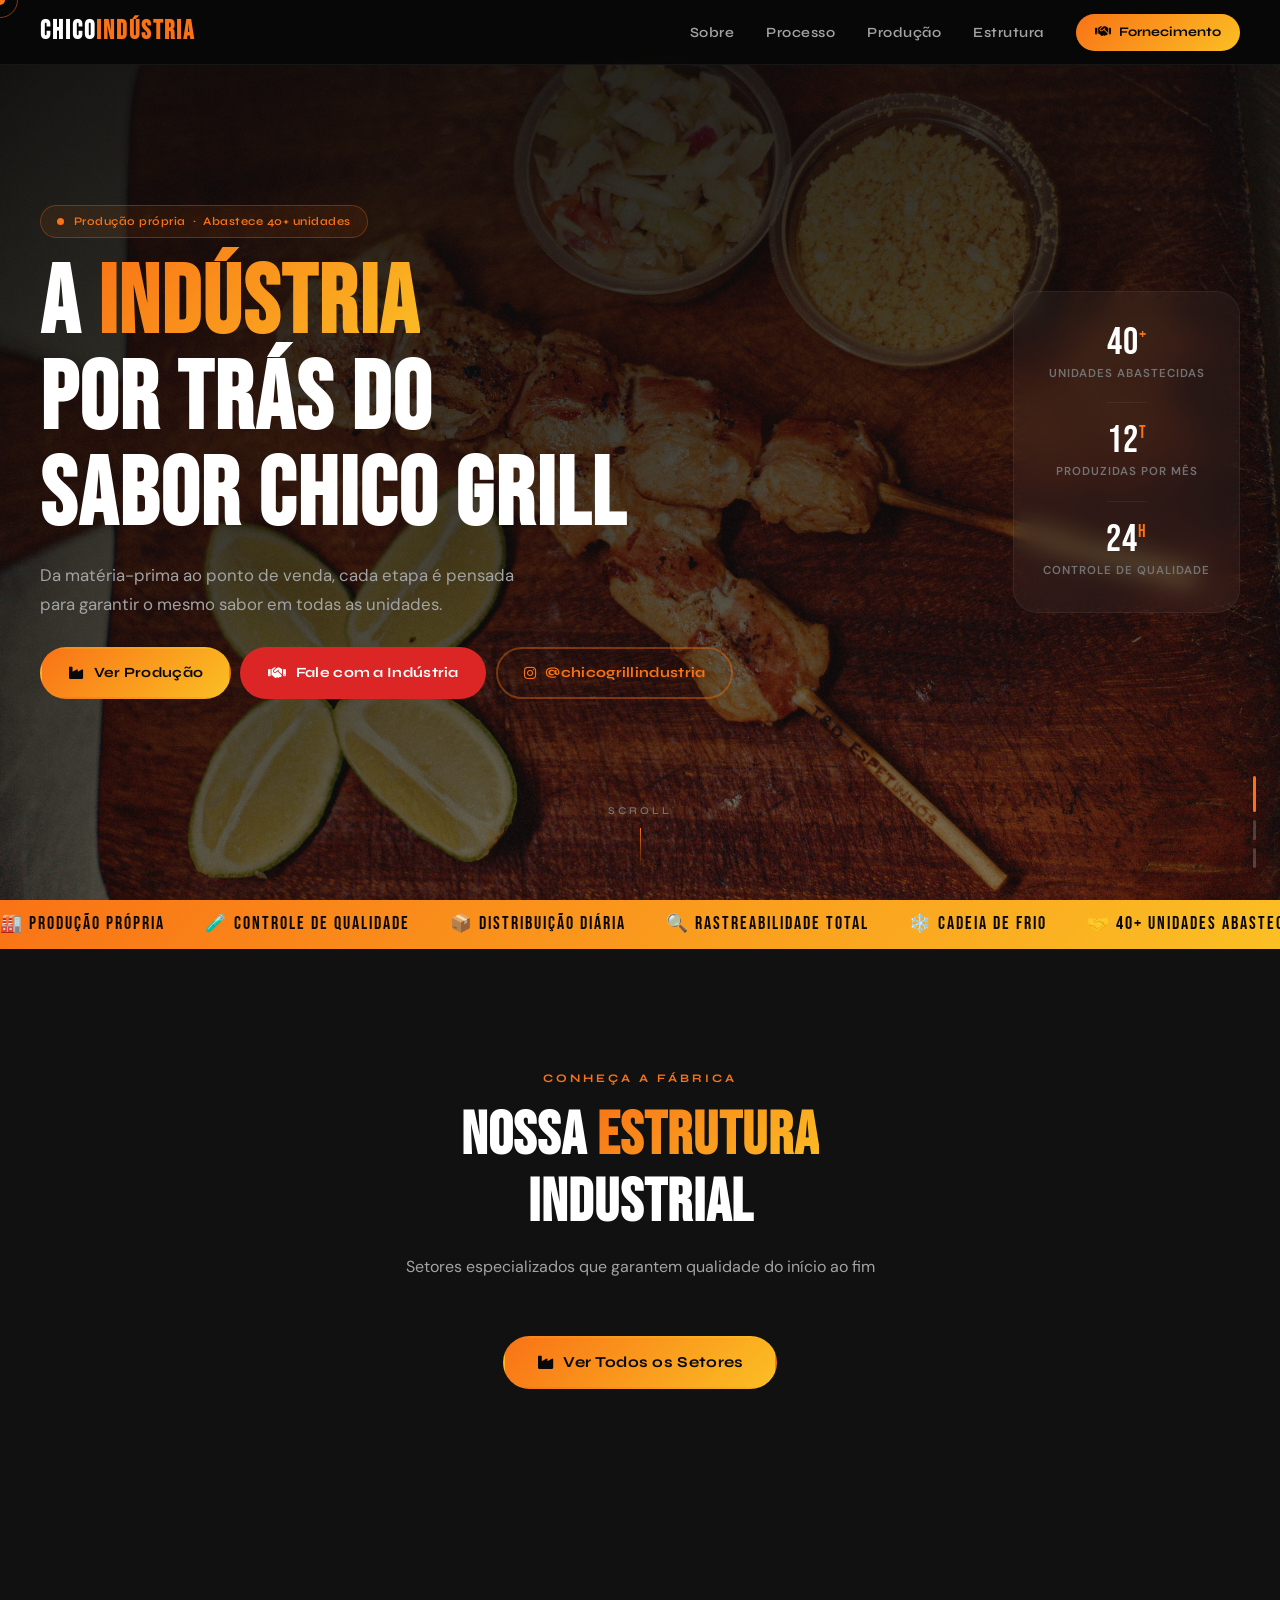
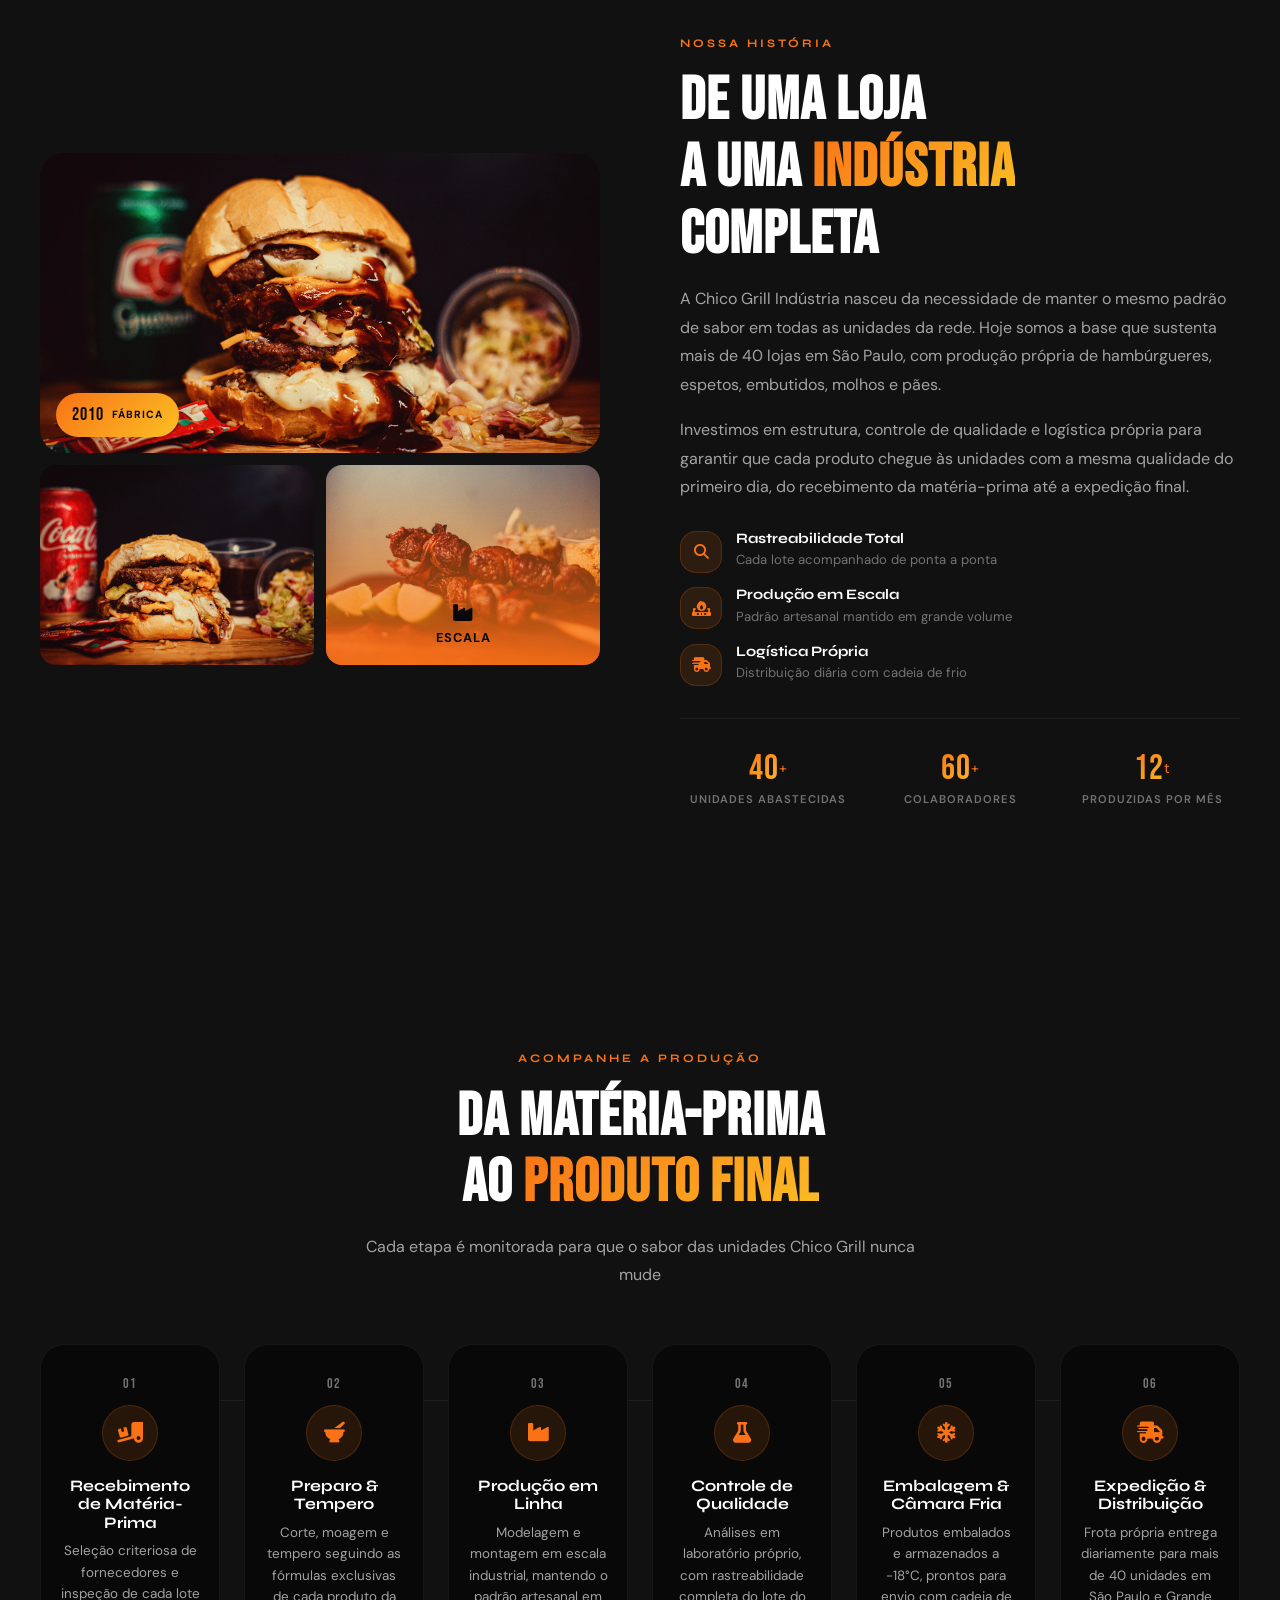
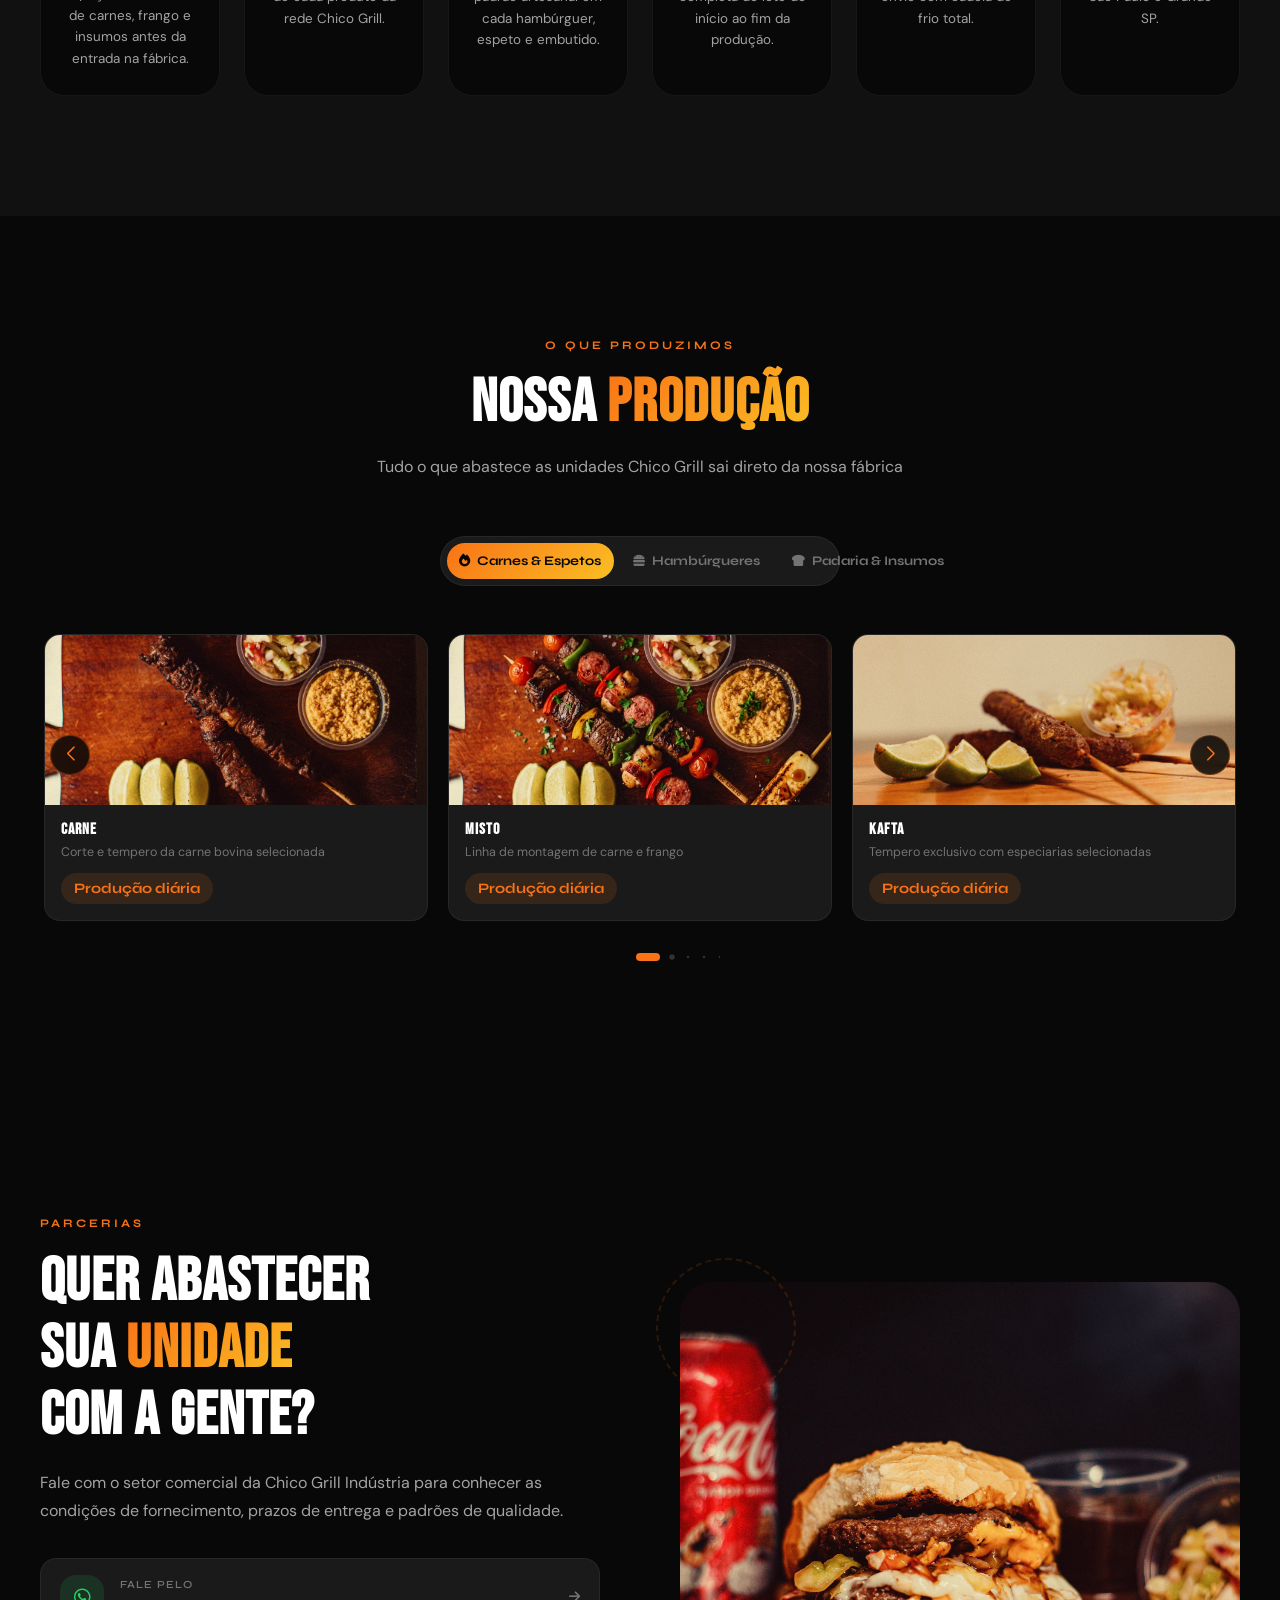
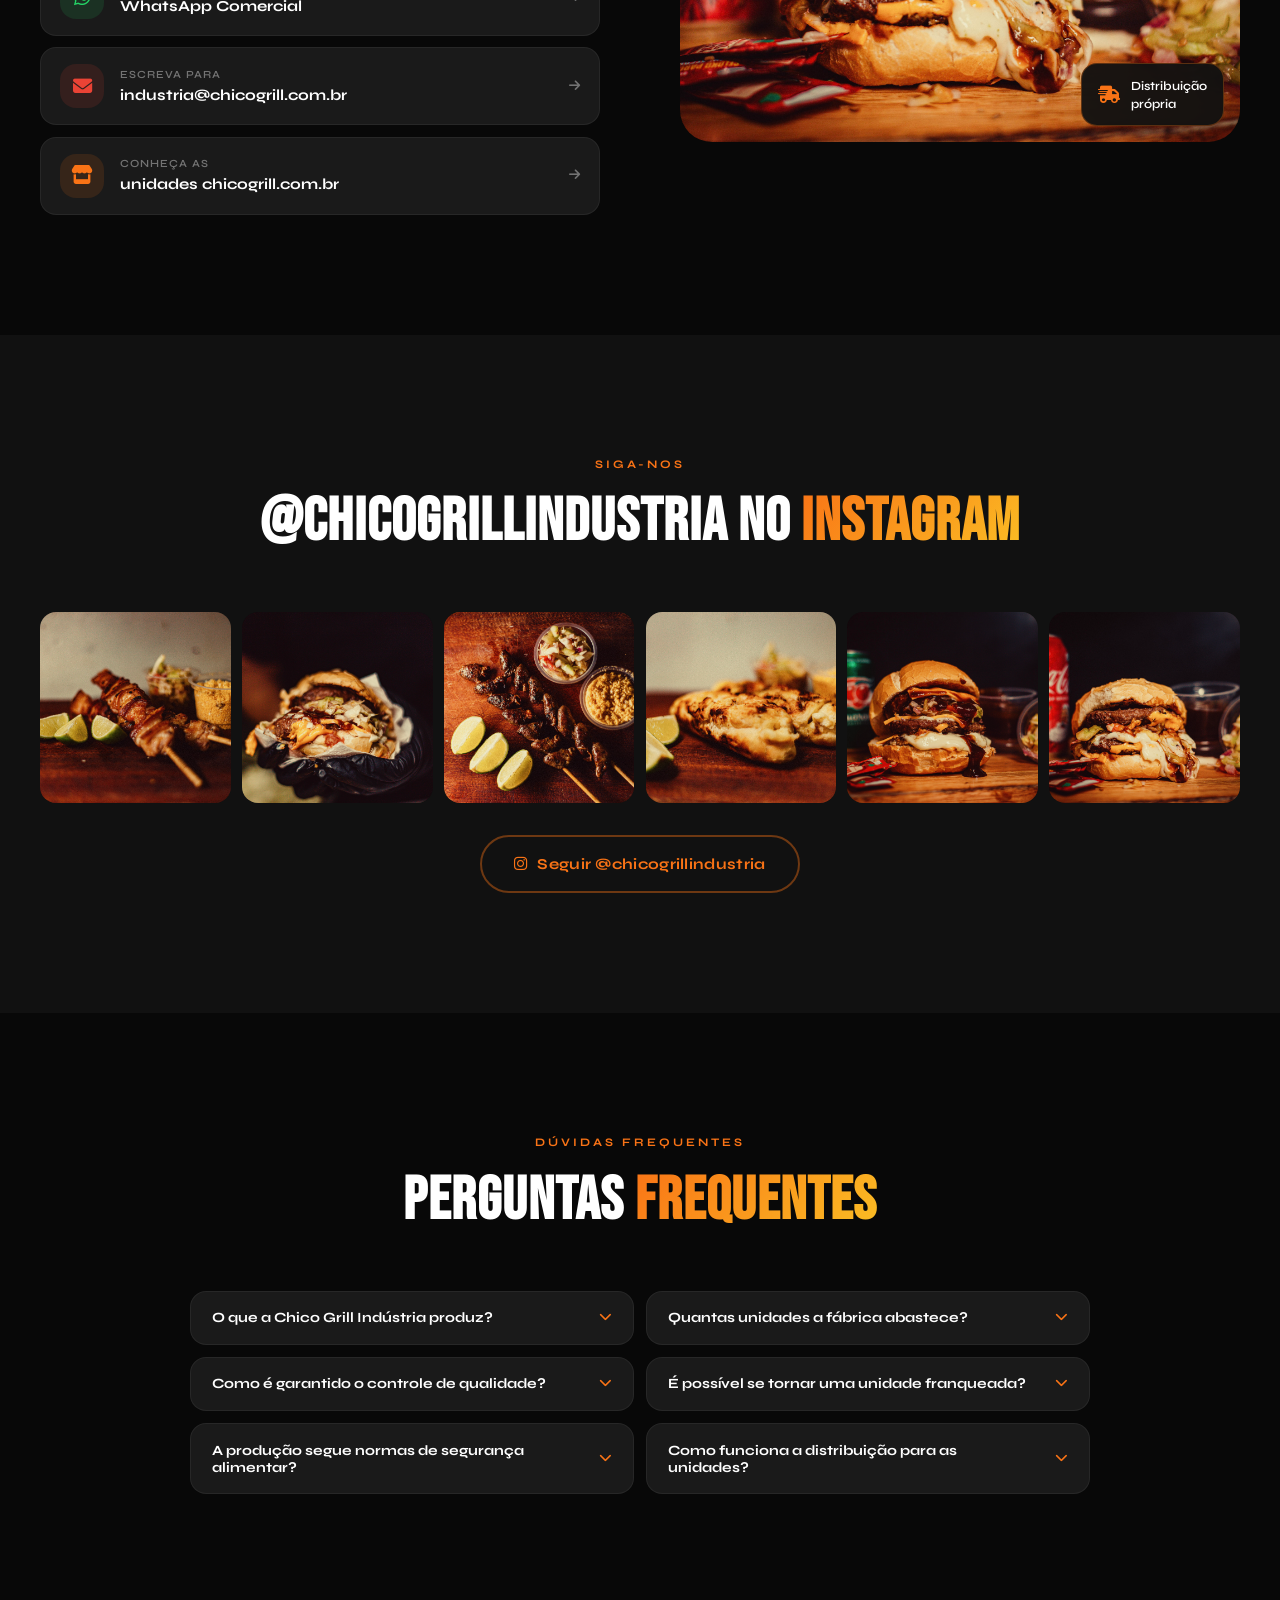
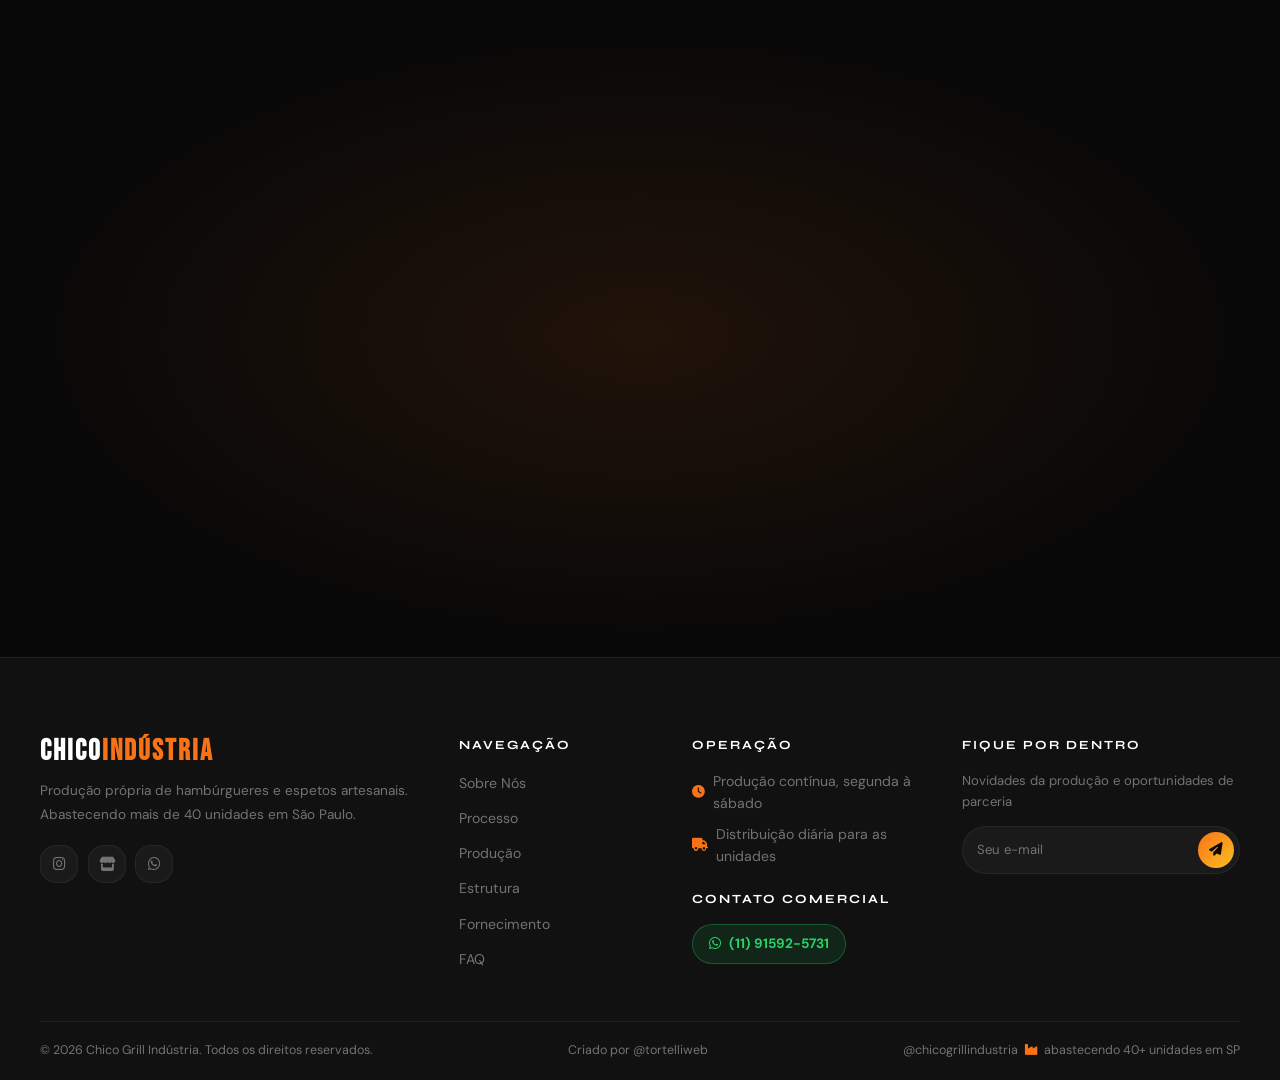
<file: industria.html>
<!DOCTYPE html>
<html lang="pt-BR" itemscope itemtype="https://schema.org/Organization">
<head>
    <meta charset="UTF-8">
    <meta name="viewport" content="width=device-width, initial-scale=1.0, viewport-fit=cover">
    <title>Chico Grill Indústria | A Fábrica por trás do Sabor</title>
    <meta name="description" content="Conheça a Chico Grill Indústria: produção própria de hambúrgueres, espetos e embutidos artesanais que abastece mais de 40 unidades em São Paulo. Qualidade, rastreabilidade e escala.">
    <meta name="keywords" content="Chico Grill Indústria, fábrica de hambúrguer, produção de espetos, indústria alimentícia SP, fornecedor de hambúrguer artesanal, distribuição food service, produção em escala, controle de qualidade alimentar">
    <meta name="author" content="Chico Grill Indústria">
    <meta name="robots" content="index, follow, max-snippet:-1, max-image-preview:large, max-video-preview:-1">
    <meta name="theme-color" content="#f97316">
    <link rel="canonical" href="https://industria.chicogrill.com.br/">
    <link rel="icon" href="favicon.png" type="image/png">
    <link rel="apple-touch-icon" href="favicon.png">
    <link rel="manifest" href="site.webmanifest">
    <meta name="msapplication-TileColor" content="#f97316">
    <meta name="msapplication-TileImage" content="favicon.png">

    <!-- Open Graph / Facebook -->
    <meta property="og:type" content="website">
    <meta property="og:url" content="https://industria.chicogrill.com.br/">
    <meta property="og:title" content="Chico Grill Indústria | A Fábrica por trás do Sabor">
    <meta property="og:description" content="Produção própria de hambúrgueres, espetos e embutidos artesanais que abastece mais de 40 unidades Chico Grill em São Paulo.">
    <meta property="og:image" content="https://industria.chicogrill.com.br/images/naja.jpg">
    <meta property="og:image:width" content="1200">
    <meta property="og:image:height" content="630">
    <meta property="og:site_name" content="Chico Grill Indústria">
    <meta property="og:locale" content="pt_BR">

    <!-- Twitter Card -->
    <meta name="twitter:card" content="summary_large_image">
    <meta name="twitter:title" content="Chico Grill Indústria | A Fábrica por trás do Sabor">
    <meta name="twitter:description" content="Produção própria, controle de qualidade e rastreabilidade total. Conheça a indústria que abastece a rede Chico Grill.">
    <meta name="twitter:image" content="https://industria.chicogrill.com.br/images/naja.jpg">

    <!-- Schema.org Structured Data -->
    <script type="application/ld+json">
    {
      "@context": "https://schema.org",
      "@type": "Organization",
      "name": "Chico Grill Indústria",
      "description": "Unidade industrial responsável pela produção de hambúrgueres, espetos e embutidos artesanais que abastecem a rede Chico Grill em São Paulo.",
      "url": "https://industria.chicogrill.com.br/",
      "telephone": "+55-11-91592-5731",
      "image": "https://images.unsplash.com/photo-1556910103-1c02745aae4d?w=1200&h=630&fit=crop",
      "industry": "Produção de Alimentos",
      "address": {
        "@type": "PostalAddress",
        "addressLocality": "São Paulo",
        "addressRegion": "SP",
        "addressCountry": "BR"
      },
      "sameAs": [
        "https://instagram.com/chicogrillindustria"
      ],
      "numberOfEmployees": { "@type": "QuantitativeValue", "minValue": 60 },
      "foundingDate": "2010"
    }
    </script>

    <!-- Breadcrumb Schema -->
    <script type="application/ld+json">
    {
      "@context": "https://schema.org",
      "@type": "BreadcrumbList",
      "itemListElement": [
        { "@type": "ListItem", "position": 1, "name": "Início", "item": "https://industria.chicogrill.com.br/" },
        { "@type": "ListItem", "position": 2, "name": "Processo", "item": "https://industria.chicogrill.com.br/#processo" },
        { "@type": "ListItem", "position": 3, "name": "Produção", "item": "https://industria.chicogrill.com.br/#producao" },
        { "@type": "ListItem", "position": 4, "name": "Estrutura", "item": "https://industria.chicogrill.com.br/#estrutura" }
      ]
    }
    </script>

    <!-- FAQ Schema -->
    <script type="application/ld+json">
    {
      "@context": "https://schema.org",
      "@type": "FAQPage",
      "mainEntity": [
        {
          "@type": "Question",
          "name": "O que a Chico Grill Indústria produz?",
          "acceptedAnswer": { "@type": "Answer", "text": "Produzimos hambúrgueres artesanais, espetos, embutidos e molhos exclusivos que abastecem todas as unidades da rede Chico Grill." }
        },
        {
          "@type": "Question",
          "name": "Quantas unidades a fábrica abastece?",
          "acceptedAnswer": { "@type": "Answer", "text": "A indústria abastece diariamente mais de 40 unidades Chico Grill em São Paulo e Grande SP." }
        },
        {
          "@type": "Question",
          "name": "Como é garantido o controle de qualidade?",
          "acceptedAnswer": { "@type": "Answer", "text": "Todo o processo segue padrões de rastreabilidade, controle de temperatura e inspeção de qualidade em cada etapa da produção." }
        },
        {
          "@type": "Question",
          "name": "É possível se tornar uma unidade franqueada?",
          "acceptedAnswer": { "@type": "Answer", "text": "Sim! Fale com o setor comercial pelo WhatsApp ou e-mail para conhecer as condições de fornecimento e parceria." }
        }
      ]
    }
    </script>

    <!-- Preload críticos -->
    <link rel="preconnect" href="https://fonts.googleapis.com">
    <link rel="preconnect" href="https://fonts.gstatic.com" crossorigin>
    <link rel="preconnect" href="https://cdn.jsdelivr.net">

    <!-- Swiper CSS -->
    <link rel="stylesheet" href="https://cdn.jsdelivr.net/npm/swiper@11/swiper-bundle.min.css"/>
    <!-- Font Awesome -->
    <link rel="stylesheet" href="https://cdnjs.cloudflare.com/ajax/libs/font-awesome/6.4.0/css/all.min.css">
    <!-- Google Fonts -->
    <link href="https://fonts.googleapis.com/css2?family=Bebas+Neue&family=Syne:wght@400;500;600;700;800&family=DM+Sans:ital,opsz,wght@0,9..40,300;0,9..40,400;0,9..40,500;0,9..40,600;1,9..40,400&display=swap" rel="stylesheet">
    <!-- AOS -->
    <link href="https://unpkg.com/aos@2.3.1/dist/aos.css" rel="stylesheet">

    <link rel="stylesheet" href="style.css">
</head>
<body>

    <!-- CURSOR PERSONALIZADO -->
    <div class="cursor" id="cursor" aria-hidden="true"></div>
    <div class="cursor-follower" id="cursorFollower" aria-hidden="true"></div>

    <!-- LOADER -->
    <div class="page-loader" id="loader" role="status" aria-label="Carregando Chico Grill Indústria">
        <div class="loader-logo">CHICO<span>INDÚSTRIA</span></div>
        <div class="loader-bar"><div class="loader-progress"></div></div>
    </div>

    <!-- NAVBAR -->
    <nav class="navbar" id="navbar" role="navigation" aria-label="Menu principal">
        <div class="container nav-container">
            <a href="#" class="logo" aria-label="Chico Grill Indústria - Página inicial">
                <span class="logo-text">CHICO<span class="logo-accent">INDÚSTRIA</span></span>
            </a>
            <ul class="nav-menu" id="navMenu" role="menubar">
                <li role="none"><a href="#sobre" class="nav-link" role="menuitem">Sobre</a></li>
                <li role="none"><a href="#processo" class="nav-link" role="menuitem">Processo</a></li>
                <li role="none"><a href="#producao" class="nav-link" role="menuitem">Produção</a></li>
                <li role="none"><a href="#estrutura" class="nav-link" role="menuitem">Estrutura</a></li>
                <li role="none">
                    <a href="#fornecimento" class="nav-cta" role="menuitem">
                        <i class="fas fa-handshake" aria-hidden="true"></i>
                        <span>Fornecimento</span>
                    </a>
                </li>
            </ul>
            <button class="hamburger" id="hamburger" aria-label="Abrir menu" aria-expanded="false" aria-controls="navMenu">
                <span class="bar"></span>
                <span class="bar"></span>
                <span class="bar"></span>
            </button>
        </div>
    </nav>

    <!-- HERO -->
    <section class="hero" id="hero" aria-label="Banner principal Chico Grill Indústria">
        <div class="hero-slider" role="img" aria-label="Fotos da produção Chico Grill Indústria">
            <div class="slide active" style="background-image:url('images/d.jpg')"></div>
            <div class="slide" style="background-image:url('images/e.jpg')"></div>
            <div class="slide" style="background-image:url('images/f.jpg')"></div>
        </div>
        <div class="hero-overlay"></div>
        <div class="hero-noise" aria-hidden="true"></div>

        <div class="container hero-content">
            <div class="hero-text">
                <div class="hero-badge" data-aos="fade-down" data-aos-duration="800">
                    <span class="badge-dot" aria-hidden="true"></span>
                    Produção própria &nbsp;·&nbsp; Abastece 40+ unidades
                </div>
                <h1 class="hero-title" data-aos="fade-up" data-aos-duration="1000" data-aos-delay="100">
                    A <em>indústria</em><br>por trás do<br>sabor Chico Grill
                </h1>
                <p class="hero-subtitle" data-aos="fade-up" data-aos-duration="1000" data-aos-delay="250">
                    Da matéria-prima ao ponto de venda, cada etapa é pensada<br class="br-desktop">
                    para garantir o mesmo sabor em todas as unidades.
                </p>
                <div class="hero-buttons" data-aos="fade-up" data-aos-duration="1000" data-aos-delay="400">
                    <a href="#producao" class="btn btn-primary">
                        <i class="fas fa-industry" aria-hidden="true"></i>
                        Ver Produção
                    </a>
                    <a href="#fornecimento" class="btn btn-secondary">
                        <i class="fas fa-handshake" aria-hidden="true"></i>
                        Fale com a Indústria
                    </a>
                    <a href="https://instagram.com/chicogrillindustria" target="_blank" rel="noopener noreferrer" class="btn btn-ghost">
                        <i class="fab fa-instagram" aria-hidden="true"></i>
                        @chicogrillindustria
                    </a>
                </div>
            </div>

            <div class="hero-stats" data-aos="fade-left" data-aos-duration="1000" data-aos-delay="300" aria-label="Estatísticas Chico Grill Indústria">
                <div class="hero-stat">
                    <span class="hero-stat-number">40<sup>+</sup></span>
                    <span class="hero-stat-label">Unidades abastecidas</span>
                </div>
                <div class="hero-stat-divider" aria-hidden="true"></div>
                <div class="hero-stat">
                    <span class="hero-stat-number">12<sup>t</sup></span>
                    <span class="hero-stat-label">Produzidas por mês</span>
                </div>
                <div class="hero-stat-divider" aria-hidden="true"></div>
                <div class="hero-stat">
                    <span class="hero-stat-number">24<sup>h</sup></span>
                    <span class="hero-stat-label">Controle de qualidade</span>
                </div>
            </div>
        </div>

        <div class="hero-scroll" aria-hidden="true">
            <span>Scroll</span>
            <div class="scroll-line"></div>
        </div>

        <div class="hero-indicators" role="tablist" aria-label="Slides do banner">
            <span class="indicator active" role="tab" aria-selected="true" aria-label="Slide 1" tabindex="0"></span>
            <span class="indicator" role="tab" aria-selected="false" aria-label="Slide 2" tabindex="0"></span>
            <span class="indicator" role="tab" aria-selected="false" aria-label="Slide 3" tabindex="0"></span>
        </div>
    </section>

    <!-- MARQUEE STRIP -->
    <div class="marquee-strip" aria-hidden="true">
        <div class="marquee-track">
            <span>🏭 PRODUÇÃO PRÓPRIA</span>
            <span>🧪 CONTROLE DE QUALIDADE</span>
            <span>📦 DISTRIBUIÇÃO DIÁRIA</span>
            <span>🔍 RASTREABILIDADE TOTAL</span>
            <span>❄️ CADEIA DE FRIO</span>
            <span>🤝 40+ UNIDADES ABASTECIDAS</span>
            <span>🏭 PRODUÇÃO PRÓPRIA</span>
            <span>🧪 CONTROLE DE QUALIDADE</span>
            <span>📦 DISTRIBUIÇÃO DIÁRIA</span>
            <span>🔍 RASTREABILIDADE TOTAL</span>
            <span>❄️ CADEIA DE FRIO</span>
            <span>🤝 40+ UNIDADES ABASTECIDAS</span>
        </div>
    </div>

    <!-- ESTRUTURA -->
    <section id="estrutura" class="unidades">
        <div class="container">
            <div class="section-header" data-aos="fade-up">
                <span class="section-tag center">Conheça a Fábrica</span>
                <h2 class="section-title center">Nossa <em class="text-gradient">Estrutura</em><br>Industrial</h2>
                <p class="section-description">Setores especializados que garantem qualidade do início ao fim</p>
            </div>
            <div class="unidades-cta" data-aos="fade-up" data-aos-delay="100">
                <button id="openModalBtn" class="btn btn-primary btn-large" aria-haspopup="dialog">
                    <i class="fas fa-industry" aria-hidden="true"></i>
                    Ver Todos os Setores
                </button>
            </div>
        </div>
    </section>

    <!-- MODAL DE SETORES -->
    <div id="unidadesModal" class="modal" role="dialog" aria-modal="true" aria-labelledby="modalTitle">
        <div class="modal-backdrop"></div>
        <div class="modal-content">
            <div class="modal-header">
                <div>
                    <h2 id="modalTitle">Nossos <em class="text-gradient">Setores</em></h2>
                    <p>Cada etapa da produção tem um espaço dedicado</p>
                </div>
                <button class="modal-close" id="modalClose" aria-label="Fechar modal de setores">
                    <i class="fas fa-times" aria-hidden="true"></i>
                </button>
            </div>
            <div class="modal-body">
                <div class="regioes-tabs" role="tablist" aria-label="Setores da fábrica">
                    <button class="tab-btn active" data-regiao="producao" role="tab" aria-selected="true">
                        <i class="fas fa-fire-burner" aria-hidden="true"></i> Produção
                    </button>
                    <button class="tab-btn" data-regiao="qualidade" role="tab" aria-selected="false">
                        <i class="fas fa-magnifying-glass" aria-hidden="true"></i> Qualidade
                    </button>
                    <button class="tab-btn" data-regiao="armazenagem" role="tab" aria-selected="false">
                        <i class="fas fa-warehouse" aria-hidden="true"></i> Armazenagem
                    </button>
                    <button class="tab-btn" data-regiao="logistica" role="tab" aria-selected="false">
                        <i class="fas fa-truck" aria-hidden="true"></i> Logística
                    </button>
                </div>

                <!-- PRODUÇÃO -->
                <div class="regiao-panel active" id="regiao-producao" role="tabpanel">
                    <div class="unidades-lista">
                        <div class="unidade-card-modal"><div class="unidade-num">01</div><div class="unidade-info"><h4>Linha de Hambúrgueres</h4><p><i class="fas fa-burger" aria-hidden="true"></i> Moagem, tempero e modelagem dos blends exclusivos</p><span class="status-open">Produção contínua</span></div></div>
                        <div class="unidade-card-modal"><div class="unidade-num">02</div><div class="unidade-info"><h4>Linha de Espetos</h4><p><i class="fas fa-fire" aria-hidden="true"></i> Corte, tempero e montagem dos espetos artesanais</p><span class="status-open">Produção contínua</span></div></div>
                        <div class="unidade-card-modal"><div class="unidade-num">03</div><div class="unidade-info"><h4>Setor de Embutidos</h4><p><i class="fas fa-bacon" aria-hidden="true"></i> Linguiças e defumados produzidos artesanalmente</p><span class="status-open">Segunda à sábado</span></div></div>
                        <div class="unidade-card-modal"><div class="unidade-num">04</div><div class="unidade-info"><h4>Cozinha de Molhos</h4><p><i class="fas fa-jar" aria-hidden="true"></i> Produção do cheddar cremoso e molho barbecue exclusivos</p><span class="status-open">Produção diária</span></div></div>
                        <div class="unidade-card-modal"><div class="unidade-num">05</div><div class="unidade-info"><h4>Padaria Industrial</h4><p><i class="fas fa-bread-slice" aria-hidden="true"></i> Pães artesanais assados diariamente</p><span class="status-open">Produção diária</span></div></div>
                    </div>
                </div>

                <!-- QUALIDADE -->
                <div class="regiao-panel" id="regiao-qualidade" role="tabpanel">
                    <div class="unidades-lista">
                        <div class="unidade-card-modal"><div class="unidade-num">01</div><div class="unidade-info"><h4>Recebimento de Insumos</h4><p><i class="fas fa-clipboard-check" aria-hidden="true"></i> Inspeção de fornecedores e matéria-prima</p><span class="status-open">Todos os lotes</span></div></div>
                        <div class="unidade-card-modal"><div class="unidade-num">02</div><div class="unidade-info"><h4>Laboratório de Análises</h4><p><i class="fas fa-flask" aria-hidden="true"></i> Testes de temperatura, validade e padrão sensorial</p><span class="status-open">Monitoramento 24h</span></div></div>
                        <div class="unidade-card-modal"><div class="unidade-num">03</div><div class="unidade-info"><h4>Rastreabilidade</h4><p><i class="fas fa-barcode" aria-hidden="true"></i> Cada lote identificado da origem até a unidade final</p><span class="status-open">100% rastreado</span></div></div>
                        <div class="unidade-card-modal"><div class="unidade-num">04</div><div class="unidade-info"><h4>Boas Práticas de Fabricação</h4><p><i class="fas fa-shield-halved" aria-hidden="true"></i> Protocolos de higiene e segurança alimentar</p><span class="status-open">Auditoria contínua</span></div></div>
                    </div>
                </div>

                <!-- ARMAZENAGEM -->
                <div class="regiao-panel" id="regiao-armazenagem" role="tabpanel">
                    <div class="unidades-lista">
                        <div class="unidade-card-modal"><div class="unidade-num">01</div><div class="unidade-info"><h4>Câmara Fria de Carnes</h4><p><i class="fas fa-temperature-low" aria-hidden="true"></i> Armazenagem refrigerada da matéria-prima</p><span class="status-open">-18°C constante</span></div></div>
                        <div class="unidade-card-modal"><div class="unidade-num">02</div><div class="unidade-info"><h4>Estoque de Secos</h4><p><i class="fas fa-boxes-stacked" aria-hidden="true"></i> Embalagens, temperos e insumos não perecíveis</p><span class="status-open">Ambiente controlado</span></div></div>
                        <div class="unidade-card-modal"><div class="unidade-num">03</div><div class="unidade-info"><h4>Expedição Refrigerada</h4><p><i class="fas fa-snowflake" aria-hidden="true"></i> Produtos prontos aguardando distribuição</p><span class="status-open">Cadeia de frio total</span></div></div>
                    </div>
                </div>

                <!-- LOGÍSTICA -->
                <div class="regiao-panel" id="regiao-logistica" role="tabpanel">
                    <div class="unidades-lista">
                        <div class="unidade-card-modal"><div class="unidade-num">01</div><div class="unidade-info"><h4>Frota Própria</h4><p><i class="fas fa-truck-fast" aria-hidden="true"></i> Veículos refrigerados para distribuição diária</p><span class="status-open">Rotas diárias</span></div></div>
                        <div class="unidade-card-modal"><div class="unidade-num">02</div><div class="unidade-info"><h4>Roteirização</h4><p><i class="fas fa-route" aria-hidden="true"></i> Entregas otimizadas para todas as zonas de SP</p><span class="status-open">Zona Sul, Oeste, Norte/Leste e Grande SP</span></div></div>
                        <div class="unidade-card-modal"><div class="unidade-num">03</div><div class="unidade-info"><h4>Centro de Distribuição</h4><p><i class="fas fa-warehouse" aria-hidden="true"></i> Ponto central de saída para todas as unidades</p><span class="status-open">Operação diária</span></div></div>
                    </div>
                </div>
            </div>
        </div>
    </div>

    <!-- SOBRE -->
    <section id="sobre" class="sobre">
        <div class="container">
            <div class="sobre-grid">
                <div class="sobre-images" data-aos="fade-right" data-aos-duration="1000">
                    <div class="image-mosaic">
                        <div class="mosaic-main">
                            <img src="images/c.jpg" alt="Produção industrial de hambúrgueres Chico Grill" width="600" height="400" loading="lazy">
                            <div class="mosaic-badge">
                                <span class="badge-year">2010</span>
                                <span class="badge-text">Fábrica</span>
                            </div>
                        </div>
                        <div class="mosaic-secondary">
                            <img src="images/a.jpg" alt="Linha de produção Chico Grill Indústria" width="300" height="220" loading="lazy">
                        </div>
                        <div class="mosaic-tertiary">
                            <img src="images/b.jpg" alt="Controle de qualidade na fábrica Chico Grill" width="300" height="220" loading="lazy">
                            <div class="mosaic-overlay">
                                <i class="fas fa-industry" aria-hidden="true"></i>
                                <span>Escala</span>
                            </div>
                        </div>
                    </div>
                </div>

                <div class="sobre-content" data-aos="fade-left" data-aos-duration="1000">
                    <span class="section-tag">Nossa História</span>
                    <h2 class="section-title">
                        De uma loja<br>
                        a uma <em class="text-gradient">indústria</em><br>
                        completa
                    </h2>
                    <p class="sobre-text">A Chico Grill Indústria nasceu da necessidade de manter o mesmo padrão de sabor em todas as unidades da rede. Hoje somos a base que sustenta mais de 40 lojas em São Paulo, com produção própria de hambúrgueres, espetos, embutidos, molhos e pães.</p>
                    <p class="sobre-text">Investimos em estrutura, controle de qualidade e logística própria para garantir que cada produto chegue às unidades com a mesma qualidade do primeiro dia, do recebimento da matéria-prima até a expedição final.</p>

                    <div class="sobre-features">
                        <div class="feature-item">
                            <div class="feature-icon"><i class="fas fa-magnifying-glass" aria-hidden="true"></i></div>
                            <div>
                                <h3>Rastreabilidade Total</h3>
                                <p>Cada lote acompanhado de ponta a ponta</p>
                            </div>
                        </div>
                        <div class="feature-item">
                            <div class="feature-icon"><i class="fas fa-fire-burner" aria-hidden="true"></i></div>
                            <div>
                                <h3>Produção em Escala</h3>
                                <p>Padrão artesanal mantido em grande volume</p>
                            </div>
                        </div>
                        <div class="feature-item">
                            <div class="feature-icon"><i class="fas fa-truck-fast" aria-hidden="true"></i></div>
                            <div>
                                <h3>Logística Própria</h3>
                                <p>Distribuição diária com cadeia de frio</p>
                            </div>
                        </div>
                    </div>

                    <div class="sobre-stats">
                        <div class="stat-item">
                            <span class="stat-number" data-count="40">0</span><sup>+</sup>
                            <span class="stat-label">Unidades abastecidas</span>
                        </div>
                        <div class="stat-item">
                            <span class="stat-number" data-count="60">0</span><sup>+</sup>
                            <span class="stat-label">Colaboradores</span>
                        </div>
                        <div class="stat-item">
                            <span class="stat-number" data-count="12">0</span><sup>t</sup>
                            <span class="stat-label">Produzidas por mês</span>
                        </div>
                    </div>
                </div>
            </div>
        </div>
    </section>

    <!-- PROCESSO / JORNADA DE PRODUÇÃO -->
    <section id="processo" class="processo">
        <div class="container">
            <div class="section-header" data-aos="fade-up">
                <span class="section-tag center">Acompanhe a Produção</span>
                <h2 class="section-title center">Da Matéria-Prima<br>ao <em class="text-gradient">Produto Final</em></h2>
                <p class="section-description">Cada etapa é monitorada para que o sabor das unidades Chico Grill nunca mude</p>
            </div>

            <div class="processo-timeline">
                <div class="processo-step" data-aos="fade-up" data-aos-delay="0">
                    <div class="processo-num">01</div>
                    <div class="processo-icon"><i class="fas fa-truck-ramp-box" aria-hidden="true"></i></div>
                    <h3>Recebimento de Matéria-Prima</h3>
                    <p>Seleção criteriosa de fornecedores e inspeção de cada lote de carnes, frango e insumos antes da entrada na fábrica.</p>
                </div>
                <div class="processo-step" data-aos="fade-up" data-aos-delay="80">
                    <div class="processo-num">02</div>
                    <div class="processo-icon"><i class="fas fa-mortar-pestle" aria-hidden="true"></i></div>
                    <h3>Preparo & Tempero</h3>
                    <p>Corte, moagem e tempero seguindo as fórmulas exclusivas de cada produto da rede Chico Grill.</p>
                </div>
                <div class="processo-step" data-aos="fade-up" data-aos-delay="160">
                    <div class="processo-num">03</div>
                    <div class="processo-icon"><i class="fas fa-industry" aria-hidden="true"></i></div>
                    <h3>Produção em Linha</h3>
                    <p>Modelagem e montagem em escala industrial, mantendo o padrão artesanal em cada hambúrguer, espeto e embutido.</p>
                </div>
                <div class="processo-step" data-aos="fade-up" data-aos-delay="240">
                    <div class="processo-num">04</div>
                    <div class="processo-icon"><i class="fas fa-flask" aria-hidden="true"></i></div>
                    <h3>Controle de Qualidade</h3>
                    <p>Análises em laboratório próprio, com rastreabilidade completa do lote do início ao fim da produção.</p>
                </div>
                <div class="processo-step" data-aos="fade-up" data-aos-delay="320">
                    <div class="processo-num">05</div>
                    <div class="processo-icon"><i class="fas fa-snowflake" aria-hidden="true"></i></div>
                    <h3>Embalagem & Câmara Fria</h3>
                    <p>Produtos embalados e armazenados a -18°C, prontos para envio com cadeia de frio total.</p>
                </div>
                <div class="processo-step" data-aos="fade-up" data-aos-delay="400">
                    <div class="processo-num">06</div>
                    <div class="processo-icon"><i class="fas fa-truck-fast" aria-hidden="true"></i></div>
                    <h3>Expedição & Distribuição</h3>
                    <p>Frota própria entrega diariamente para mais de 40 unidades em São Paulo e Grande SP.</p>
                </div>
            </div>
        </div>
    </section>

    <!-- PRODUÇÃO -->
    <section id="producao" class="cardapio">
        <div class="container">
            <div class="section-header" data-aos="fade-up">
                <span class="section-tag center">O que Produzimos</span>
                <h2 class="section-title center">Nossa <em class="text-gradient">Produção</em></h2>
                <p class="section-description">Tudo o que abastece as unidades Chico Grill sai direto da nossa fábrica</p>
            </div>

            <!-- TABS DA PRODUÇÃO -->
            <div class="menu-tabs" data-aos="fade-up" data-aos-delay="100" role="tablist" aria-label="Categorias de produção">
                <button class="menu-tab active" data-tab="espetos" role="tab" aria-selected="true" aria-controls="tab-espetos">
                    <i class="fas fa-fire" aria-hidden="true"></i> Carnes & Espetos
                </button>
                <button class="menu-tab" data-tab="burgers" role="tab" aria-selected="false" aria-controls="tab-burgers">
                    <i class="fas fa-burger" aria-hidden="true"></i> Hambúrgueres
                </button>
                <button class="menu-tab" data-tab="bebidas" role="tab" aria-selected="false" aria-controls="tab-bebidas">
                    <i class="fas fa-bread-slice" aria-hidden="true"></i> Padaria & Insumos
                </button>
            </div>

            <!-- CARNES & ESPETOS -->
            <div class="menu-panel active" id="tab-espetos" role="tabpanel" data-aos="fade-up" data-aos-delay="200">
                <div class="swiper espetos-swiper">
                    <div class="swiper-wrapper">
                        <div class="swiper-slide">
                            <div class="menu-card">
                                <div class="menu-card-img">
                                    <img src="images/ca.jpg" alt="Produção de espeto de carne bovina Chico Grill Indústria" loading="lazy">
                                    <div class="menu-card-overlay" aria-hidden="true"><i class="fas fa-industry"></i></div>
                                </div>
                                <div class="menu-card-body">
                                    <h3>CARNE</h3>
                                    <p>Corte e tempero da carne bovina selecionada</p>
                                    <span class="menu-price">Produção diária</span>
                                </div>
                            </div>
                        </div>
                        <div class="swiper-slide">
                            <div class="menu-card">
                                <div class="menu-card-img">
                                    <img src="images/misto.jpg" alt="Produção do espeto misto Chico Grill Indústria" loading="lazy">
                                    <div class="menu-card-overlay" aria-hidden="true"><i class="fas fa-industry"></i></div>
                                </div>
                                <div class="menu-card-body">
                                    <h3>MISTO</h3>
                                    <p>Linha de montagem de carne e frango</p>
                                    <span class="menu-price">Produção diária</span>
                                </div>
                            </div>
                        </div>
                        <div class="swiper-slide">
                            <div class="menu-card">
                                <div class="menu-card-img">
                                    <img src="images/ka.jpg" alt="Produção de kafta artesanal Chico Grill Indústria" loading="lazy">
                                    <div class="menu-card-overlay" aria-hidden="true"><i class="fas fa-industry"></i></div>
                                </div>
                                <div class="menu-card-body">
                                    <h3>KAFTA</h3>
                                    <p>Tempero exclusivo com especiarias selecionadas</p>
                                    <span class="menu-price">Produção diária</span>
                                </div>
                            </div>
                        </div>
                        <div class="swiper-slide">
                            <div class="menu-card">
                                <div class="menu-card-img">
                                    <img src="images/co.jpg" alt="Linha de produção de coração de frango Chico Grill Indústria" loading="lazy">
                                    <div class="menu-card-overlay" aria-hidden="true"><i class="fas fa-industry"></i></div>
                                </div>
                                <div class="menu-card-body">
                                    <h3>CORAÇÃO</h3>
                                    <p>Limpeza e tempero do coração de frango</p>
                                    <span class="menu-price">Produção diária</span>
                                </div>
                            </div>
                        </div>
                        <div class="swiper-slide">
                            <div class="menu-card">
                                <div class="menu-card-img">
                                    <img src="images/tu.jpg" alt="Produção da tulipa de sobrecoxa Chico Grill Indústria" loading="lazy">
                                    <div class="menu-card-overlay" aria-hidden="true"><i class="fas fa-industry"></i></div>
                                </div>
                                <div class="menu-card-body">
                                    <h3>TULIPA</h3>
                                    <p>Corte e tempero da sobrecoxa de frango</p>
                                    <span class="menu-price">Produção diária</span>
                                </div>
                            </div>
                        </div>
                        <div class="swiper-slide">
                            <div class="menu-card">
                                <div class="menu-card-img">
                                    <img src="images/mi.jpg" alt="Produção de panceta suína Chico Grill Indústria" loading="lazy">
                                    <div class="menu-card-overlay" aria-hidden="true"><i class="fas fa-industry"></i></div>
                                </div>
                                <div class="menu-card-body">
                                    <h3>PANCETA</h3>
                                    <p>Fatiamento da panceta suína em escala</p>
                                    <span class="menu-price">Produção diária</span>
                                </div>
                            </div>
                        </div>
                        <div class="swiper-slide">
                            <div class="menu-card">
                                <div class="menu-card-img">
                                    <img src="images/li.jpg" alt="Produção de linguiça toscana Chico Grill Indústria" loading="lazy">
                                    <div class="menu-card-overlay" aria-hidden="true"><i class="fas fa-industry"></i></div>
                                </div>
                                <div class="menu-card-body">
                                    <h3>LINGUIÇA TOSCANA</h3>
                                    <p>Embutido artesanal produzido internamente</p>
                                    <span class="menu-price">Segunda à sábado</span>
                                </div>
                            </div>
                        </div>
                        <div class="swiper-slide">
                            <div class="menu-card">
                                <div class="menu-card-img">
                                    <img src="images/qui.jpg" alt="Linha de queijo coalho Chico Grill Indústria" loading="lazy">
                                    <div class="menu-card-overlay" aria-hidden="true"><i class="fas fa-industry"></i></div>
                                </div>
                                <div class="menu-card-body">
                                    <h3>QUEIJO COALHO</h3>
                                    <p>Porcionamento e embalagem do queijo coalho</p>
                                    <span class="menu-price">Produção diária</span>
                                </div>
                            </div>
                        </div>
                    </div>
                    <div class="swiper-pagination"></div>
                    <div class="swiper-button-next" aria-label="Próximo"></div>
                    <div class="swiper-button-prev" aria-label="Anterior"></div>
                </div>
            </div>

            <!-- HAMBÚRGUERES -->
            <div class="menu-panel" id="tab-burgers" role="tabpanel">
                <div class="swiper burgers-swiper">
                    <div class="swiper-wrapper">
                        <div class="swiper-slide">
                            <div class="burger-card">
                                <div class="burger-img">
                                    <img src="images/naja.jpg" alt="Linha de produção do Big Najla Chico Grill Indústria" loading="lazy">
                                    <div class="burger-tag popular">Maior Volume</div>
                                    <div class="burger-overlay" aria-hidden="true"><a href="#fornecimento"><i class="fas fa-industry"></i> Detalhes</a></div>
                                </div>
                                <div class="burger-body">
                                    <div class="burger-header">
                                        <h3>BIG NAJLA</h3>
                                        <span class="burger-badge">Blend 180g</span>
                                    </div>
                                    <p>Blend exclusivo de costela moído e modelado em linha própria, com cheddar cremoso de produção interna</p>
                                    <div class="burger-footer">
                                        <span class="burger-price">Linha 1</span>
                                        <a href="#fornecimento" class="burger-btn" aria-label="Saiba mais sobre o Big Najla"><i class="fas fa-industry" aria-hidden="true"></i></a>
                                    </div>
                                </div>
                            </div>
                        </div>
                        <div class="swiper-slide">
                            <div class="burger-card">
                                <div class="burger-img">
                                    <img src="images/jojo.jpg" alt="Produção do Big Jojo Chico Grill Indústria" loading="lazy">
                                    <div class="burger-tag">Duplo</div>
                                    <div class="burger-overlay" aria-hidden="true"><a href="#fornecimento"><i class="fas fa-industry"></i> Detalhes</a></div>
                                </div>
                                <div class="burger-body">
                                    <div class="burger-header">
                                        <h3>BIG JOJO</h3>
                                        <span class="burger-badge">Blend Duplo</span>
                                    </div>
                                    <p>Versão dupla do blend de costela, com controle de peso padronizado por unidade</p>
                                    <div class="burger-footer">
                                        <span class="burger-price">Linha 1</span>
                                        <a href="#fornecimento" class="burger-btn" aria-label="Saiba mais sobre o Big Jojo"><i class="fas fa-industry" aria-hidden="true"></i></a>
                                    </div>
                                </div>
                            </div>
                        </div>
                        <div class="swiper-slide">
                            <div class="burger-card">
                                <div class="burger-img">
                                    <img src="images/toguro.jpg" alt="Produção do Big Toguro Chico Grill Indústria" loading="lazy">
                                    <div class="burger-tag">Triplo</div>
                                    <div class="burger-overlay" aria-hidden="true"><a href="#fornecimento"><i class="fas fa-industry"></i> Detalhes</a></div>
                                </div>
                                <div class="burger-body">
                                    <div class="burger-header">
                                        <h3>BIG TOGURO</h3>
                                        <span class="burger-badge">Blend Triplo</span>
                                    </div>
                                    <p>Linha de alto volume com modelagem tripla padronizada</p>
                                    <div class="burger-footer">
                                        <span class="burger-price">Linha 1</span>
                                        <a href="#fornecimento" class="burger-btn" aria-label="Saiba mais sobre o Big Toguro"><i class="fas fa-industry" aria-hidden="true"></i></a>
                                    </div>
                                </div>
                            </div>
                        </div>
                        <div class="swiper-slide">
                            <div class="burger-card">
                                <div class="burger-img">
                                    <img src="images/bony.jpg" alt="Produção do Big Bony Chico Grill Indústria" loading="lazy">
                                    <div class="burger-tag">Quádruplo</div>
                                    <div class="burger-overlay" aria-hidden="true"><a href="#fornecimento"><i class="fas fa-industry"></i> Detalhes</a></div>
                                </div>
                                <div class="burger-body">
                                    <div class="burger-header">
                                        <h3>BIG BONY</h3>
                                        <span class="burger-badge">Blend Quádruplo</span>
                                    </div>
                                    <p>Produto de maior porte, com controle reforçado de peso e cocção padrão</p>
                                    <div class="burger-footer">
                                        <span class="burger-price">Linha 1</span>
                                        <a href="#fornecimento" class="burger-btn" aria-label="Saiba mais sobre o Big Bony"><i class="fas fa-industry" aria-hidden="true"></i></a>
                                    </div>
                                </div>
                            </div>
                        </div>
                        <div class="swiper-slide">
                            <div class="burger-card">
                                <div class="burger-img">
                                    <img src="images/pic.jpg" alt="Produção do Big Picanha Chico Grill Indústria" loading="lazy">
                                    <div class="burger-tag">Picanha</div>
                                    <div class="burger-overlay" aria-hidden="true"><a href="#fornecimento"><i class="fas fa-industry"></i> Detalhes</a></div>
                                </div>
                                <div class="burger-body">
                                    <div class="burger-header">
                                        <h3>BIG PICANHA</h3>
                                        <span class="burger-badge">Corte Nobre</span>
                                    </div>
                                    <p>Linha dedicada ao corte de picanha, com seleção rigorosa de fornecedores</p>
                                    <div class="burger-footer">
                                        <span class="burger-price">Linha 2</span>
                                        <a href="#fornecimento" class="burger-btn" aria-label="Saiba mais sobre o Big Picanha"><i class="fas fa-industry" aria-hidden="true"></i></a>
                                    </div>
                                </div>
                            </div>
                        </div>
                        <div class="swiper-slide">
                            <div class="burger-card">
                                <div class="burger-img">
                                    <img src="images/duplo.jpg" alt="Produção do lanche de espeto Chico Grill Indústria" loading="lazy">
                                    <div class="burger-tag">Especial</div>
                                    <div class="burger-overlay" aria-hidden="true"><a href="#fornecimento"><i class="fas fa-industry"></i> Detalhes</a></div>
                                </div>
                                <div class="burger-body">
                                    <div class="burger-header">
                                        <h3>LANCHE DE ESPETO</h3>
                                        <span class="burger-badge">Linha 2</span>
                                    </div>
                                    <p>Montagem do lanche pronto com carne de espeto e molhos próprios</p>
                                    <div class="burger-footer">
                                        <span class="burger-price">Linha 2</span>
                                        <a href="#fornecimento" class="burger-btn" aria-label="Saiba mais sobre o Lanche de Espeto"><i class="fas fa-industry" aria-hidden="true"></i></a>
                                    </div>
                                </div>
                            </div>
                        </div>
                    </div>
                    <div class="swiper-pagination"></div>
                    <div class="swiper-button-next" aria-label="Próximo"></div>
                    <div class="swiper-button-prev" aria-label="Anterior"></div>
                </div>
            </div>

            <!-- PADARIA & INSUMOS -->
            <div class="menu-panel" id="tab-bebidas" role="tabpanel">
                <div class="padaria-banner">
                    <img src="images/pao.jpg" alt="Padaria industrial produzindo pães artesanais Chico Grill" loading="lazy">
                    <div class="padaria-banner-text">
                        <span class="grupo-label">Produção própria</span>
                        <h3>Padaria & Molhos Artesanais</h3>
                        <p>Pães assados diariamente e molhos exclusivos preparados com fórmula própria, na mesma fábrica que abastece toda a rede.</p>
                    </div>
                </div>
                <div class="bebidas-grid">
                    <div class="bebida-card"><div class="bebida-icon"><i class="fas fa-bread-slice" aria-hidden="true"></i></div><h3>PÃO ARTESANAL</h3><span class="bebida-preco">Produção diária</span></div>
                    <div class="bebida-card"><div class="bebida-icon"><i class="fas fa-jar" aria-hidden="true"></i></div><h3>CHEDDAR CREMOSO</h3><span class="bebida-preco">Produção diária</span></div>
                    <div class="bebida-card"><div class="bebida-icon"><i class="fas fa-pepper-hot" aria-hidden="true"></i></div><h3>MOLHO BARBECUE</h3><span class="bebida-preco">Produção diária</span></div>
                    <div class="bebida-card"><div class="bebida-icon"><i class="fas fa-carrot" aria-hidden="true"></i></div><h3>VINAGRETE</h3><span class="bebida-preco">Produção diária</span></div>
                    <div class="bebida-card"><div class="bebida-icon"><i class="fas fa-mortar-pestle" aria-hidden="true"></i></div><h3>TEMPEROS PRÓPRIOS</h3><span class="bebida-preco">Fórmula exclusiva</span></div>
                </div>

                <span class="grupo-label grupo-label-insumos">Apoio à produção</span>
                <div class="bebidas-grid">
                    <div class="bebida-card"><div class="bebida-icon"><i class="fas fa-box" aria-hidden="true"></i></div><h3>EMBALAGENS</h3><span class="bebida-preco">Estoque próprio</span></div>
                    <div class="bebida-card"><div class="bebida-icon"><i class="fas fa-temperature-low" aria-hidden="true"></i></div><h3>CÂMARA FRIA</h3><span class="bebida-preco">-18°C constante</span></div>
                    <div class="bebida-card"><div class="bebida-icon"><i class="fas fa-truck" aria-hidden="true"></i></div><h3>EXPEDIÇÃO</h3><span class="bebida-preco">Rotas diárias</span></div>
                    <div class="bebida-card"><div class="bebida-icon"><i class="fas fa-clipboard-check" aria-hidden="true"></i></div><h3>CONTROLE DE LOTES</h3><span class="bebida-preco">100% rastreado</span></div>
                    <div class="bebida-card"><div class="bebida-icon"><i class="fas fa-shield-halved" aria-hidden="true"></i></div><h3>SEGURANÇA ALIMENTAR</h3><span class="bebida-preco">Auditoria contínua</span></div>
                </div>
            </div>
        </div>
    </section>

    <section id="fornecimento" class="delivery">
        <div class="container">
            <div class="delivery-grid">
                <div class="delivery-content" data-aos="fade-right" data-aos-duration="1000">
                    <span class="section-tag">Parcerias</span>
                    <h2 class="section-title">
                        Quer abastecer<br>
                        sua <em class="text-gradient">unidade</em><br>
                        com a gente?
                    </h2>
                    <p class="delivery-text">Fale com o setor comercial da Chico Grill Indústria para conhecer as condições de fornecimento, prazos de entrega e padrões de qualidade.</p>

                    <div class="delivery-options">
                        <a href="https://api.whatsapp.com/send/?phone=5511915925731&text=Olá,%20quero%20saber%20sobre%20fornecimento&type=phone_number&app_absent=0" target="_blank" rel="noopener noreferrer" class="delivery-option" aria-label="Falar pelo WhatsApp comercial - Chico Grill Indústria">
                            <div class="delivery-option-icon whatsapp" aria-hidden="true"><i class="fab fa-whatsapp"></i></div>
                            <div class="delivery-option-text">
                                <span class="option-label">Fale pelo</span>
                                <span class="option-name">WhatsApp Comercial</span>
                            </div>
                            <i class="fas fa-arrow-right delivery-arrow" aria-hidden="true"></i>
                        </a>
                        <a href="mailto:industria@chicogrill.com.br" class="delivery-option" aria-label="Enviar e-mail para a Chico Grill Indústria">
                            <div class="delivery-option-icon ifood" aria-hidden="true"><i class="fas fa-envelope"></i></div>
                            <div class="delivery-option-text">
                                <span class="option-label">Escreva para</span>
                                <span class="option-name">industria@chicogrill.com.br</span>
                            </div>
                            <i class="fas fa-arrow-right delivery-arrow" aria-hidden="true"></i>
                        </a>
                        <a href="https://chicogrill.com.br" target="_blank" rel="noopener noreferrer" class="delivery-option" aria-label="Conhecer as unidades Chico Grill">
                            <div class="delivery-option-icon linktree" aria-hidden="true"><i class="fas fa-store"></i></div>
                            <div class="delivery-option-text">
                                <span class="option-label">Conheça as</span>
                                <span class="option-name">unidades chicogrill.com.br</span>
                            </div>
                            <i class="fas fa-arrow-right delivery-arrow" aria-hidden="true"></i>
                        </a>
                    </div>
                </div>

                <div class="delivery-image-wrap" data-aos="fade-left" data-aos-duration="1000">
                    <div class="delivery-img-frame">
                        <img src="images/a.jpg" alt="Distribuição da produção Chico Grill Indústria para as unidades" width="600" height="480" loading="lazy">
                        <div class="delivery-img-badge">
                            <i class="fas fa-truck-fast" aria-hidden="true"></i>
                            <span>Distribuição<br>própria</span>
                        </div>
                    </div>
                    <div class="delivery-deco-ring" aria-hidden="true"></div>
                </div>
            </div>
        </div>
    </section>

    <!-- INSTAGRAM FEED -->
    <section class="instagram" aria-label="Feed do Instagram Chico Grill Indústria">
        <div class="container">
            <div class="section-header" data-aos="fade-up">
                <span class="section-tag center">Siga-nos</span>
                <h2 class="section-title center">@chicogrillindustria no <em class="text-gradient">Instagram</em></h2>
            </div>
            <div class="insta-grid" data-aos="fade-up" data-aos-delay="100">
                <div class="insta-item"><img src="images/x.jpg" alt="Bastidores da produção Chico Grill Indústria" loading="lazy"><a href="https://instagram.com/chicogrillindustria" target="_blank" rel="noopener noreferrer" class="insta-overlay" aria-label="Ver no Instagram"><i class="fab fa-instagram" aria-hidden="true"></i></a></div>
                <div class="insta-item"><img src="images/y.jpg" alt="Bastidores da produção Chico Grill Indústria" loading="lazy"><a href="https://instagram.com/chicogrillindustria" target="_blank" rel="noopener noreferrer" class="insta-overlay" aria-label="Ver no Instagram"><i class="fab fa-instagram" aria-hidden="true"></i></a></div>
                <div class="insta-item"><img src="images/z.jpg" alt="Bastidores da produção Chico Grill Indústria" loading="lazy"><a href="https://instagram.com/chicogrillindustria" target="_blank" rel="noopener noreferrer" class="insta-overlay" aria-label="Ver no Instagram"><i class="fab fa-instagram" aria-hidden="true"></i></a></div>
                <div class="insta-item"><img src="images/pao.jpg" alt="Produção de pães na fábrica Chico Grill Indústria" loading="lazy"><a href="https://instagram.com/chicogrillindustria" target="_blank" rel="noopener noreferrer" class="insta-overlay" aria-label="Ver no Instagram"><i class="fab fa-instagram" aria-hidden="true"></i></a></div>
                <div class="insta-item"><img src="images/toguro.jpg" alt="Linha de produção do Big Toguro - Chico Grill Indústria" loading="lazy"><a href="https://instagram.com/chicogrillindustria" target="_blank" rel="noopener noreferrer" class="insta-overlay" aria-label="Ver no Instagram"><i class="fab fa-instagram" aria-hidden="true"></i></a></div>
                <div class="insta-item"><img src="images/jojo.jpg" alt="Linha de produção do Big Jojo - Chico Grill Indústria" loading="lazy"><a href="https://instagram.com/chicogrillindustria" target="_blank" rel="noopener noreferrer" class="insta-overlay" aria-label="Ver no Instagram"><i class="fab fa-instagram" aria-hidden="true"></i></a></div>
            </div>
            <div class="insta-cta" data-aos="fade-up" data-aos-delay="200">
                <a href="https://instagram.com/chicogrillindustria" target="_blank" rel="noopener noreferrer" class="btn btn-ghost btn-large">
                    <i class="fab fa-instagram" aria-hidden="true"></i> Seguir @chicogrillindustria
                </a>
            </div>
        </div>
    </section>

    <!-- FAQ SECTION - SEO -->
    <section id="faq" class="faq-section" aria-labelledby="faqTitle">
        <div class="container">
            <div class="section-header" data-aos="fade-up">
                <span class="section-tag center">Dúvidas Frequentes</span>
                <h2 class="section-title center" id="faqTitle">Perguntas <em class="text-gradient">Frequentes</em></h2>
            </div>
            <div class="faq-grid" data-aos="fade-up" data-aos-delay="100">
                <div class="faq-item">
                    <button class="faq-question" aria-expanded="false">
                        <span>O que a Chico Grill Indústria produz?</span>
                        <i class="fas fa-chevron-down" aria-hidden="true"></i>
                    </button>
                    <div class="faq-answer">
                        <p>Produzimos <strong>hambúrgueres, espetos, embutidos, molhos e pães artesanais</strong> que abastecem todas as unidades da rede Chico Grill.</p>
                    </div>
                </div>
                <div class="faq-item">
                    <button class="faq-question" aria-expanded="false">
                        <span>Quantas unidades a fábrica abastece?</span>
                        <i class="fas fa-chevron-down" aria-hidden="true"></i>
                    </button>
                    <div class="faq-answer">
                        <p>Atualmente abastecemos <strong>mais de 40 unidades</strong> espalhadas por São Paulo e Grande SP, com entregas diárias por frota própria.</p>
                    </div>
                </div>
                <div class="faq-item">
                    <button class="faq-question" aria-expanded="false">
                        <span>Como é garantido o controle de qualidade?</span>
                        <i class="fas fa-chevron-down" aria-hidden="true"></i>
                    </button>
                    <div class="faq-answer">
                        <p>Todo lote passa por <strong>inspeção, controle de temperatura e rastreabilidade completa</strong>, do recebimento da matéria-prima até a expedição.</p>
                    </div>
                </div>
                <div class="faq-item">
                    <button class="faq-question" aria-expanded="false">
                        <span>É possível se tornar uma unidade franqueada?</span>
                        <i class="fas fa-chevron-down" aria-hidden="true"></i>
                    </button>
                    <div class="faq-answer">
                        <p>Sim! Fale com nosso <strong>setor comercial pelo WhatsApp ou e-mail</strong> na seção Fornecimento para conhecer as condições de parceria.</p>
                    </div>
                </div>
                <div class="faq-item">
                    <button class="faq-question" aria-expanded="false">
                        <span>A produção segue normas de segurança alimentar?</span>
                        <i class="fas fa-chevron-down" aria-hidden="true"></i>
                    </button>
                    <div class="faq-answer">
                        <p>Sim, seguimos <strong>boas práticas de fabricação</strong> com auditorias contínuas em todos os setores da fábrica.</p>
                    </div>
                </div>
                <div class="faq-item">
                    <button class="faq-question" aria-expanded="false">
                        <span>Como funciona a distribuição para as unidades?</span>
                        <i class="fas fa-chevron-down" aria-hidden="true"></i>
                    </button>
                    <div class="faq-answer">
                        <p>Utilizamos <strong>frota própria refrigerada</strong> com rotas diárias otimizadas para todas as zonas de São Paulo e Grande SP.</p>
                    </div>
                </div>
            </div>
        </div>
    </section>

    <!-- CTA FINAL -->
    <section class="cta-final" aria-label="Chamada para ação - Fale com a Chico Grill Indústria">
        <div class="cta-bg" aria-hidden="true"></div>
        <div class="container">
            <div class="cta-content" data-aos="zoom-in">
                <span class="section-tag center">Vamos crescer juntos</span>
                <h2 class="cta-title">
                    Quer fazer parte<br>da rede que abastece<br>
                    <em class="text-gradient">Chico Grill?</em>
                </h2>
                <div class="cta-buttons">
                    <a href="#producao" class="btn btn-primary btn-large">
                        <i class="fas fa-industry" aria-hidden="true"></i> Ver Produção
                    </a>
                    <a href="#fornecimento" class="btn btn-secondary btn-large">
                        <i class="fas fa-handshake" aria-hidden="true"></i> Fale com a Indústria
                    </a>
                    <a href="https://instagram.com/chicogrillindustria" target="_blank" rel="noopener noreferrer" class="btn btn-ghost btn-large">
                        <i class="fab fa-instagram" aria-hidden="true"></i> Seguir
                    </a>
                </div>
            </div>
        </div>
    </section>

    <!-- FOOTER -->
    <footer class="footer" role="contentinfo">
        <div class="container">
            <div class="footer-top">
                <div class="footer-brand">
                    <a href="#" class="logo" aria-label="Chico Grill Indústria - Voltar ao início">
                        <span class="logo-text footer-logo">CHICO<span class="logo-accent">INDÚSTRIA</span></span>
                    </a>
                    <p>Produção própria de hambúrgueres e espetos artesanais. Abastecendo mais de 40 unidades em São Paulo.</p>
                    <div class="footer-social">
                        <a href="https://instagram.com/chicogrillindustria" target="_blank" rel="noopener noreferrer" aria-label="Instagram Chico Grill Indústria"><i class="fab fa-instagram" aria-hidden="true"></i></a>
                        <a href="https://chicogrill.com.br" target="_blank" rel="noopener noreferrer" aria-label="Site das unidades Chico Grill"><i class="fas fa-store" aria-hidden="true"></i></a>
                        <a href="https://api.whatsapp.com/send/?phone=5511915925731" target="_blank" rel="noopener noreferrer" aria-label="WhatsApp Chico Grill Indústria"><i class="fab fa-whatsapp" aria-hidden="true"></i></a>
                    </div>
                </div>

                <div class="footer-nav">
                    <h3>Navegação</h3>
                    <ul>
                        <li><a href="#sobre">Sobre Nós</a></li>
                        <li><a href="#processo">Processo</a></li>
                        <li><a href="#producao">Produção</a></li>
                        <li><a href="#estrutura">Estrutura</a></li>
                        <li><a href="#fornecimento">Fornecimento</a></li>
                        <li><a href="#faq">FAQ</a></li>
                    </ul>
                </div>

                <div class="footer-hours">
                    <h3>Operação</h3>
                    <ul>
                        <li><i class="fas fa-clock" aria-hidden="true"></i> Produção contínua, segunda à sábado</li>
                        <li><i class="fas fa-truck" aria-hidden="true"></i> Distribuição diária para as unidades</li>
                    </ul>
                    <div class="footer-contact">
                        <h3>Contato Comercial</h3>
                        <a href="https://api.whatsapp.com/send/?phone=5511915925731" target="_blank" rel="noopener noreferrer" class="footer-whatsapp">
                            <i class="fab fa-whatsapp" aria-hidden="true"></i>
                            (11) 91592-5731
                        </a>
                    </div>
                </div>

                <div class="footer-newsletter">
                    <h3>Fique por dentro</h3>
                    <p>Novidades da produção e oportunidades de parceria</p>
                    <form class="newsletter-form" id="newsletterForm" novalidate>
                        <label for="newsletterEmail" class="sr-only">Seu e-mail</label>
                        <input type="email" id="newsletterEmail" placeholder="Seu e-mail" required autocomplete="email">
                        <button type="submit" aria-label="Assinar newsletter">
                            <i class="fas fa-paper-plane" aria-hidden="true"></i>
                        </button>
                    </form>
                </div>
            </div>

            <div class="footer-bottom">
                <p>&copy; 2026 Chico Grill Indústria. Todos os direitos reservados.</p>
                <p>Criado por <a href="https://instagram.com/tortelliweb" target="_blank" rel="noopener noreferrer">@tortelliweb</a></p>
                <p>@chicogrillindustria &nbsp;<i class="fas fa-industry" style="color: var(--laranja)" aria-hidden="true"></i>&nbsp; abastecendo 40+ unidades em SP</p>
            </div>
        </div>
    </footer>

    <!-- Swiper JS -->
    <script src="https://cdn.jsdelivr.net/npm/swiper@11/swiper-bundle.min.js" defer></script>
    <!-- AOS JS -->
    <script src="https://unpkg.com/aos@2.3.1/dist/aos.js" defer></script>
    <script src="script.js" defer></script>
</body>
</html>
</file>
<file: style.css>
/* ============================================================
   CHICO GRILL — STYLE.CSS (VERSÃO PROFISSIONAL)
   ============================================================ */

/* ── VARIÁVEIS ─────────────────────────────────────────────── */
:root {
    --preto:          #080808;
    --preto-claro:    #111111;
    --preto-medio:    #1a1a1a;
    --preto-borda:    #242424;
    --laranja:        #f97316;
    --laranja-escuro: #ea580c;
    --laranja-suave:  rgba(249,115,22,0.12);
    --amarelo:        #fbbf24;
    --vermelho:       #dc2626;
    --verde:          #22c55e;
    --cinza:          #737373;
    --cinza-claro:    #a3a3a3;
    --cinza-border:   rgba(255,255,255,0.06);
    --branco:         #ffffff;
    --gradient:       linear-gradient(135deg, #f97316, #fbbf24);
    --gradient-r:     linear-gradient(135deg, #ea580c, #f97316);
    --shadow-orange:  0 8px 32px rgba(249,115,22,0.25);
    --shadow-card:    0 4px 24px rgba(0,0,0,0.4);
    --radius-sm:      8px;
    --radius-md:      16px;
    --radius-lg:      24px;
    --radius-xl:      32px;
    --radius-full:    9999px;
    --transition:     0.3s cubic-bezier(0.4, 0, 0.2, 1);
    --font-display:   'Bebas Neue', sans-serif;
    --font-body:      'DM Sans', sans-serif;
    --font-ui:        'Syne', sans-serif;
}

/* ── RESET ─────────────────────────────────────────────────── */
*, *::before, *::after { margin: 0; padding: 0; box-sizing: border-box; }

html { scroll-behavior: smooth; font-size: 16px; }

body {
    font-family: var(--font-body);
    background: var(--preto);
    color: var(--branco);
    line-height: 1.6;
    overflow-x: hidden;
    -webkit-font-smoothing: antialiased;
}

img { display: block; max-width: 100%; }
a { text-decoration: none; color: inherit; }
button { font-family: inherit; border: none; background: none; cursor: pointer; }
ul { list-style: none; }

.container {
    max-width: 1300px;
    margin: 0 auto;
    padding: 0 40px;
}

/* ── TIPOGRAFIA ─────────────────────────────────────────────── */
h1, h2, h3, h4, h5 { line-height: 1.15; }

.text-gradient {
    background: var(--gradient);
    -webkit-background-clip: text;
    -webkit-text-fill-color: transparent;
    background-clip: text;
}

.section-tag {
    display: inline-block;
    font-family: var(--font-ui);
    font-size: 0.78rem;
    font-weight: 700;
    letter-spacing: 3px;
    text-transform: uppercase;
    color: var(--laranja);
    margin-bottom: 1.2rem;
}
.section-tag.center { display: block; text-align: center; }

.section-title {
    font-family: var(--font-display);
    font-size: clamp(2.4rem, 5vw, 3.8rem);
    letter-spacing: 1px;
    line-height: 1.1;
    margin-bottom: 1rem;
}
.section-title.center { text-align: center; }

.section-title em { font-style: normal; }

.section-description {
    text-align: center;
    color: var(--cinza-claro);
    font-size: 1.05rem;
    max-width: 600px;
    margin: 0 auto 3rem;
}

.section-header { margin-bottom: 3.5rem; }

/* ── CURSOR ─────────────────────────────────────────────────── */
.cursor,
.cursor-follower {
    position: fixed;
    border-radius: 50%;
    pointer-events: none;
    z-index: 9999;
    transform: translate(-50%, -50%);
    transition: opacity 0.3s;
}
.cursor {
    width: 10px; height: 10px;
    background: var(--laranja);
}
.cursor-follower {
    width: 36px; height: 36px;
    border: 1.5px solid rgba(249,115,22,0.5);
    transition: transform 0.15s ease, opacity 0.3s;
}
@media (hover: none) {
    .cursor, .cursor-follower { display: none; }
}

/* ── PAGE LOADER ────────────────────────────────────────────── */
.page-loader {
    position: fixed;
    inset: 0;
    background: var(--preto);
    z-index: 10000;
    display: flex;
    flex-direction: column;
    align-items: center;
    justify-content: center;
    gap: 1.5rem;
    transition: opacity 0.6s ease, visibility 0.6s ease;
}
.page-loader.hidden { opacity: 0; visibility: hidden; }

.loader-logo {
    font-family: var(--font-display);
    font-size: 3rem;
    letter-spacing: 4px;
    color: var(--branco);
}
.loader-logo span { color: var(--laranja); }

.loader-bar {
    width: 200px; height: 3px;
    background: var(--preto-medio);
    border-radius: var(--radius-full);
    overflow: hidden;
}
.loader-progress {
    height: 100%;
    background: var(--gradient);
    border-radius: var(--radius-full);
    animation: loadProgress 1.6s ease forwards;
}
@keyframes loadProgress {
    from { width: 0; }
    to   { width: 100%; }
}

/* ── NAVBAR CORRIGIDA (SEM SOBREPOSIÇÃO) ─────────────────────────────────── */
.navbar {
    position: fixed;
    top: 0;
    left: 0;
    width: 100%;
    z-index: 1000;
    background: #080808;
    border-bottom: 1px solid rgba(255, 255, 255, 0.06);
}

.nav-container {
    display: flex;
    align-items: center;
    justify-content: space-between;
    height: 70px;
    max-width: 1300px;
    margin: 0 auto;
    padding: 0 20px;
}

@media (min-width: 640px) {
    .nav-container {
        padding: 0 32px;
    }
}

@media (min-width: 1024px) {
    .nav-container {
        padding: 0 40px;
    }
}

/* LOGO - FIXA E VISÍVEL */
.logo {
    font-family: var(--font-display);
    font-size: 1.8rem;
    letter-spacing: 2px;
    text-decoration: none;
    display: flex;
    align-items: baseline;
    gap: 0;
    flex-shrink: 0;
}

.logo-text {
    color: #ffffff;
    font-weight: 700;
}

.logo-accent {
    color: #f97316;
    font-weight: 700;
}

/* Menu Desktop */
.nav-menu {
    display: flex;
    align-items: center;
    gap: 2rem;
    margin: 0;
    padding: 0;
    list-style: none;
}

.nav-link {
    font-family: var(--font-ui);
    font-size: 0.9rem;
    font-weight: 600;
    letter-spacing: 0.5px;
    color: #a3a3a3;
    transition: color 0.3s ease;
    text-decoration: none;
}

.nav-link:hover {
    color: #ffffff;
}

/* Botão CTA */
.nav-cta {
    display: flex;
    align-items: center;
    gap: 0.6rem;
    background: linear-gradient(135deg, #f97316, #fbbf24);
    color: #080808 !important;
    font-family: var(--font-ui);
    font-size: 0.85rem;
    font-weight: 700;
    padding: 0.55rem 1.4rem;
    border-radius: 9999px;
    text-decoration: none;
    transition: all 0.3s ease;
    white-space: nowrap;
}

.nav-cta:hover {
    opacity: 0.9;
    transform: translateY(-2px);
    box-shadow: 0 8px 32px rgba(249, 115, 22, 0.25);
}

/* Hamburguer Menu */
.hamburger {
    display: none;
    flex-direction: column;
    gap: 5px;
    background: transparent;
    border: none;
    cursor: pointer;
    padding: 8px;
    z-index: 1001;
}

.bar {
    width: 24px;
    height: 2px;
    background: #ffffff;
    border-radius: 9999px;
    transition: 0.3s ease;
}

.hamburger.active .bar:nth-child(1) {
    transform: rotate(45deg) translate(5px, 5px);
}

.hamburger.active .bar:nth-child(2) {
    opacity: 0;
}

.hamburger.active .bar:nth-child(3) {
    transform: rotate(-45deg) translate(5px, -5px);
}

/* ============================================================
   NAVBAR RESPONSIVA
   ============================================================ */
@media (max-width: 768px) {
    .hamburger {
        display: flex;
    }

    .nav-menu {
        position: fixed;
        top: 70px;
        left: 0;
        right: 0;
        flex-direction: column;
        align-items: stretch;
        background: #080808;
        padding: 1rem 20px 2rem;
        gap: 0;
        transform: translateY(-150%);
        transition: transform 0.4s ease;
        border-bottom: 1px solid rgba(255, 255, 255, 0.06);
        z-index: 999;
        max-height: calc(100vh - 70px);
        overflow-y: auto;
    }

    .nav-menu.open {
        transform: translateY(0);
    }

    .nav-menu li {
        border-bottom: 1px solid rgba(255, 255, 255, 0.06);
        width: 100%;
    }

    .nav-menu li:last-child {
        border: none;
        padding-top: 1rem;
    }

    .nav-link {
        display: block;
        padding: 1rem 0;
        font-size: 1rem;
        width: 100%;
        text-align: left;
    }

    .nav-cta {
        display: flex;
        justify-content: center;
        text-align: center;
        width: 100%;
        padding: 0.9rem;
        font-size: 1rem;
        border-radius: 16px;
        margin-top: 0.5rem;
    }
}

/* Ajuste para telas muito pequenas */
@media (max-width: 480px) {
    .logo {
        font-size: 1.4rem;
    }

    .nav-container {
        height: 60px;
    }

    .nav-menu {
        top: 60px;
        max-height: calc(100vh - 60px);
    }
}

/* Ajuste do Hero para não ficar atrás da navbar */
.hero {
    position: relative;
    min-height: 100vh;
    min-height: 100svh;
    overflow: hidden;
    padding-top: 0;
}

.hero-content {
    position: relative;
    z-index: 3;
    min-height: 100vh;
    min-height: 100svh;
    display: flex;
    flex-direction: column;
    justify-content: center;
    padding-top: 70px;
    padding-bottom: 60px;
    gap: 2rem;
}

@media (max-width: 768px) {
    .hero-content {
        padding-top: 80px;
        padding-bottom: 40px;
    }
}
/* ── BUTTONS ────────────────────────────────────────────────── */
.btn {
    display: inline-flex;
    align-items: center;
    gap: 0.65rem;
    padding: 0.85rem 1.8rem;
    border-radius: var(--radius-full);
    font-family: var(--font-ui);
    font-size: 0.9rem;
    font-weight: 700;
    letter-spacing: 0.3px;
    transition: all var(--transition);
    cursor: pointer;
    border: 2px solid transparent;
    white-space: nowrap;
}

.btn-primary {
    background: var(--gradient);
    color: var(--preto);
    border-color: transparent;
}
.btn-primary:hover {
    transform: translateY(-2px);
    box-shadow: var(--shadow-orange);
    background: var(--gradient-r);
}

.btn-secondary {
    background: var(--vermelho);
    color: var(--branco);
}
.btn-secondary:hover {
    background: #b91c1c;
    transform: translateY(-2px);
    box-shadow: 0 8px 24px rgba(220,38,38,0.35);
}

.btn-ghost {
    background: transparent;
    border-color: rgba(249,115,22,0.4);
    color: var(--laranja);
}
.btn-ghost:hover {
    background: var(--laranja-suave);
    border-color: var(--laranja);
    transform: translateY(-2px);
}

.btn-large { padding: 1rem 2.2rem; font-size: 1rem; }

/* ── HERO ───────────────────────────────────────────────────── */
.hero {
    position: relative;
    height: 100vh;
    min-height: 700px;
    overflow: hidden;
}

.hero-slider {
    position: absolute;
    inset: 0;
}

.slide {
    position: absolute;
    inset: 0;
    background-size: cover;
    background-position: center;
    opacity: 0;
    transform: scale(1.06);
    transition: opacity 1.2s ease, transform 6s ease;
}
.slide.active { opacity: 1; transform: scale(1); }

.hero-overlay {
    position: absolute;
    inset: 0;
    background: linear-gradient(
        105deg,
        rgba(8,8,8,0.97) 0%,
        rgba(8,8,8,0.7) 55%,
        rgba(8,8,8,0.3) 100%
    );
    z-index: 1;
}

.hero-noise {
    position: absolute;
    inset: 0;
    z-index: 2;
    opacity: 0.03;
    background-image: url("data:image/svg+xml,%3Csvg viewBox='0 0 256 256' xmlns='http://www.w3.org/2000/svg'%3E%3Cfilter id='n'%3E%3CfeTurbulence type='fractalNoise' baseFrequency='0.9' numOctaves='4' stitchTiles='stitch'/%3E%3C/filter%3E%3Crect width='100%25' height='100%25' filter='url(%23n)' opacity='1'/%3E%3C/svg%3E");
    background-size: 256px;
}

.hero-content {
    position: relative;
    z-index: 3;
    height: 100%;
    display: grid;
    grid-template-columns: 1fr auto;
    align-items: center;
    gap: 4rem;
    padding-top: 72px;
}

.hero-text { max-width: 660px; }

.hero-badge {
    display: inline-flex;
    align-items: center;
    gap: 0.7rem;
    padding: 0.45rem 1.2rem;
    background: rgba(249,115,22,0.08);
    border: 1px solid rgba(249,115,22,0.3);
    border-radius: var(--radius-full);
    font-family: var(--font-ui);
    font-size: 0.8rem;
    font-weight: 600;
    color: var(--laranja);
    margin-bottom: 1.8rem;
    letter-spacing: 0.5px;
}
.badge-dot {
    width: 7px; height: 7px;
    background: var(--laranja);
    border-radius: 50%;
    animation: pulse 2s infinite;
}
@keyframes pulse {
    0%, 100% { opacity: 1; transform: scale(1); }
    50%       { opacity: 0.5; transform: scale(0.8); }
}

.hero-title {
    font-family: var(--font-display);
    font-size: clamp(3.5rem, 7vw, 6rem);
    letter-spacing: 2px;
    line-height: 1;
    margin-bottom: 1.5rem;
    text-transform: uppercase;
}
.hero-title em {
    font-style: normal;
    background: var(--gradient);
    -webkit-background-clip: text;
    -webkit-text-fill-color: transparent;
    background-clip: text;
}

.hero-subtitle {
    font-size: 1.1rem;
    color: var(--cinza-claro);
    margin-bottom: 2.5rem;
    line-height: 1.7;
}

.hero-buttons { display: flex; gap: 0.8rem; flex-wrap: wrap; }

/* Stats box */
.hero-stats {
    display: flex;
    flex-direction: column;
    align-items: center;
    gap: 1rem;
    background: rgba(255,255,255,0.04);
    border: 1px solid var(--cinza-border);
    border-radius: var(--radius-lg);
    backdrop-filter: blur(12px);
    padding: 2rem 1.8rem;
    min-width: 160px;
}
.hero-stat { text-align: center; }
.hero-stat-number {
    font-family: var(--font-display);
    font-size: 2.4rem;
    letter-spacing: 1px;
    color: var(--branco);
    line-height: 1;
}
.hero-stat-number sup { font-size: 1.2rem; color: var(--laranja); }
.hero-stat-label {
    font-size: 0.75rem;
    color: var(--cinza);
    text-transform: uppercase;
    letter-spacing: 1px;
    font-weight: 600;
    display: block;
    margin-top: 0.3rem;
}
.hero-stat-divider {
    width: 40px; height: 1px;
    background: var(--cinza-border);
}

/* Scroll indicator */
.hero-scroll {
    position: absolute;
    bottom: 2.5rem; left: 50%;
    transform: translateX(-50%);
    z-index: 3;
    display: flex;
    flex-direction: column;
    align-items: center;
    gap: 0.5rem;
}
.hero-scroll span {
    font-size: 0.7rem;
    letter-spacing: 3px;
    text-transform: uppercase;
    color: var(--cinza);
    font-family: var(--font-ui);
    font-weight: 600;
}
.scroll-line {
    width: 1px; height: 50px;
    background: linear-gradient(to bottom, var(--laranja), transparent);
    animation: scrollLine 1.8s ease infinite;
}
@keyframes scrollLine {
    0% { transform: scaleY(0); transform-origin: top; }
    50% { transform: scaleY(1); transform-origin: top; }
    51% { transform: scaleY(1); transform-origin: bottom; }
    100% { transform: scaleY(0); transform-origin: bottom; }
}

/* Indicators */
.hero-indicators {
    position: absolute;
    bottom: 2.5rem; right: 2.5rem;
    z-index: 3;
    display: flex;
    flex-direction: column;
    gap: 0.6rem;
}
.indicator {
    width: 3px; height: 24px;
    background: rgba(255,255,255,0.2);
    border-radius: var(--radius-full);
    cursor: pointer;
    transition: var(--transition);
}
.indicator.active {
    background: var(--laranja);
    height: 40px;
}

/* ── MARQUEE ────────────────────────────────────────────────── */
.marquee-strip {
    background: var(--gradient);
    overflow: hidden;
    padding: 0.75rem 0;
    position: relative;
}
.marquee-track {
    display: flex;
    gap: 3rem;
    white-space: nowrap;
    animation: marquee 30s linear infinite;
    width: max-content;
}
.marquee-track span {
    font-family: var(--font-display);
    font-size: 1.1rem;
    letter-spacing: 2px;
    color: var(--preto);
    flex-shrink: 0;
}
@keyframes marquee {
    from { transform: translateX(0); }
    to   { transform: translateX(-50%); }
}

/* ── SOBRE ──────────────────────────────────────────────────── */
.sobre {
    padding: 120px 0;
    background: var(--preto-claro);
}

.sobre-grid {
    display: grid;
    grid-template-columns: 1fr 1fr;
    gap: 5rem;
    align-items: center;
}

/* Mosaic images */
.image-mosaic {
    display: grid;
    grid-template-columns: 1fr 1fr;
    grid-template-rows: 300px 220px;
    gap: 1rem;
}

.mosaic-main {
    grid-column: 1 / -1;
    position: relative;
    border-radius: var(--radius-lg);
    overflow: hidden;
}
.mosaic-main img {
    width: 100%; height: 100%;
    object-fit: cover;
    transition: transform 0.6s ease;
}
.mosaic-main:hover img { transform: scale(1.05); }

.mosaic-badge {
    position: absolute;
    bottom: 1.2rem; left: 1.2rem;
    background: var(--gradient);
    color: var(--preto);
    padding: 0.6rem 1.2rem;
    border-radius: var(--radius-full);
    display: flex;
    gap: 0.5rem;
    align-items: center;
}
.badge-year {
    font-family: var(--font-display);
    font-size: 1.2rem;
    letter-spacing: 1px;
}
.badge-text {
    font-size: 0.7rem;
    font-weight: 700;
    text-transform: uppercase;
    letter-spacing: 1px;
}

.mosaic-secondary,
.mosaic-tertiary {
    border-radius: var(--radius-lg);
    overflow: hidden;
    position: relative;
}
.mosaic-secondary img,
.mosaic-tertiary img {
    width: 100%; height: 100%;
    object-fit: cover;
    transition: transform 0.6s ease;
}
.mosaic-secondary:hover img,
.mosaic-tertiary:hover img { transform: scale(1.07); }

.mosaic-overlay {
    position: absolute;
    inset: 0;
    background: linear-gradient(to top, rgba(249,115,22,0.9), transparent);
    display: flex;
    flex-direction: column;
    align-items: center;
    justify-content: flex-end;
    padding: 1.2rem;
    color: var(--preto);
    font-weight: 700;
    font-size: 0.85rem;
    text-transform: uppercase;
    letter-spacing: 1px;
    gap: 0.3rem;
}
.mosaic-overlay i { font-size: 1.4rem; }

/* Sobre content */
.sobre-text {
    color: var(--cinza-claro);
    font-size: 1.05rem;
    line-height: 1.8;
    margin-bottom: 1.2rem;
}

.sobre-features {
    display: flex;
    flex-direction: column;
    gap: 1rem;
    margin: 2rem 0;
}
.feature-item {
    display: flex;
    align-items: flex-start;
    gap: 1rem;
}
.feature-icon {
    width: 44px; height: 44px;
    background: var(--laranja-suave);
    border: 1px solid rgba(249,115,22,0.2);
    border-radius: var(--radius-md);
    display: flex;
    align-items: center;
    justify-content: center;
    color: var(--laranja);
    font-size: 1rem;
    flex-shrink: 0;
}
.feature-item h4 {
    font-family: var(--font-ui);
    font-size: 0.95rem;
    font-weight: 700;
    margin-bottom: 0.1rem;
}
.feature-item p { font-size: 0.85rem; color: var(--cinza); }

.sobre-stats {
    display: grid;
    grid-template-columns: repeat(3, 1fr);
    gap: 1.5rem;
    margin-top: 2.5rem;
    padding-top: 2rem;
    border-top: 1px solid var(--cinza-border);
}
.stat-item { text-align: center; }
.stat-item sup {
    font-size: 1rem;
    color: var(--laranja);
    vertical-align: super;
}
.stat-number {
    font-family: var(--font-display);
    font-size: 2.5rem;
    letter-spacing: 1px;
    background: var(--gradient);
    -webkit-background-clip: text;
    -webkit-text-fill-color: transparent;
    background-clip: text;
    line-height: 1;
}
.stat-label {
    display: block;
    font-size: 0.75rem;
    color: var(--cinza);
    text-transform: uppercase;
    letter-spacing: 1px;
    font-weight: 600;
    margin-top: 0.3rem;
}

/* ── CARDÁPIO ───────────────────────────────────────────────── */
.cardapio {
    padding: 120px 0;
    background: var(--preto);
}

/* Menu Tabs */
.menu-tabs {
    display: flex;
    gap: 0.5rem;
    background: var(--preto-medio);
    border: 1px solid var(--cinza-border);
    border-radius: var(--radius-full);
    padding: 0.4rem;
    width: fit-content;
    margin: 0 auto 3rem;
}
.menu-tab {
    display: flex;
    align-items: center;
    gap: 0.5rem;
    padding: 0.7rem 1.6rem;
    border-radius: var(--radius-full);
    font-family: var(--font-ui);
    font-size: 0.88rem;
    font-weight: 700;
    color: var(--cinza);
    transition: all var(--transition);
    cursor: pointer;
}
.menu-tab:hover { color: var(--branco); }
.menu-tab.active {
    background: var(--gradient);
    color: var(--preto);
}

/* Menu Panels */
.menu-panel { display: none; }
.menu-panel.active { display: block; }

/* Swiper customização */
.swiper { padding: 1rem 0.5rem 3.5rem !important; }
.swiper-button-next,
.swiper-button-prev {
    color: var(--laranja) !important;
    background: rgba(8,8,8,0.8);
    width: 44px !important;
    height: 44px !important;
    border-radius: 50%;
    border: 1px solid rgba(249,115,22,0.3);
    backdrop-filter: blur(8px);
    transition: var(--transition);
}
.swiper-button-next:hover,
.swiper-button-prev:hover {
    background: var(--laranja-suave);
    border-color: var(--laranja);
}
.swiper-button-next::after,
.swiper-button-prev::after { font-size: 1rem !important; }
.swiper-pagination-bullet { background: var(--cinza) !important; opacity: 0.4 !important; }
.swiper-pagination-bullet-active { background: var(--laranja) !important; opacity: 1 !important; }

/* Menu Card (espetos) */
.menu-card {
    background: var(--preto-medio);
    border-radius: var(--radius-md);
    overflow: hidden;
    border: 1px solid var(--cinza-border);
    transition: all var(--transition);
    height: 100%;
}
.menu-card:hover {
    border-color: rgba(249,115,22,0.4);
    transform: translateY(-6px);
    box-shadow: var(--shadow-card);
}
.menu-card-img {
    position: relative;
    height: 190px;
    overflow: hidden;
}
.menu-card-img img {
    width: 100%; height: 100%;
    object-fit: cover;
    transition: transform 0.5s ease;
}
.menu-card:hover .menu-card-img img { transform: scale(1.08); }
.menu-card-overlay {
    position: absolute;
    inset: 0;
    background: rgba(249,115,22,0.85);
    display: flex;
    align-items: center;
    justify-content: center;
    opacity: 0;
    transition: var(--transition);
    font-size: 1.5rem;
    color: var(--preto);
}
.menu-card:hover .menu-card-overlay { opacity: 1; }

.menu-card-body { padding: 1.2rem; }
.menu-card-body h4 {
    font-family: var(--font-display);
    font-size: 1.1rem;
    letter-spacing: 1px;
    margin-bottom: 0.3rem;
}
.menu-card-body p {
    font-size: 0.82rem;
    color: var(--cinza);
    margin-bottom: 0.8rem;
    line-height: 1.5;
}
.menu-price {
    font-family: var(--font-ui);
    font-weight: 700;
    font-size: 1rem;
    color: var(--laranja);
    background: var(--laranja-suave);
    padding: 0.3rem 0.9rem;
    border-radius: var(--radius-full);
    display: inline-block;
}

/* Burger Card */
.burger-card {
    background: var(--preto-medio);
    border-radius: var(--radius-lg);
    overflow: hidden;
    border: 1px solid var(--cinza-border);
    transition: all var(--transition);
    height: 100%;
    display: flex;
    flex-direction: column;
}
.burger-card:hover {
    border-color: rgba(249,115,22,0.4);
    transform: translateY(-8px);
    box-shadow: 0 20px 40px rgba(0,0,0,0.5);
}
.burger-img {
    position: relative;
    height: 270px;
    overflow: hidden;
}
.burger-img img {
    width: 100%; height: 100%;
    object-fit: cover;
    transition: transform 0.6s ease;
}
.burger-card:hover .burger-img img { transform: scale(1.08); }

.burger-tag {
    position: absolute;
    top: 1rem; left: 1rem;
    background: var(--preto);
    border: 1px solid rgba(255,255,255,0.1);
    color: var(--branco);
    font-family: var(--font-ui);
    font-size: 0.72rem;
    font-weight: 700;
    letter-spacing: 1px;
    text-transform: uppercase;
    padding: 0.35rem 0.9rem;
    border-radius: var(--radius-full);
    backdrop-filter: blur(8px);
}
.burger-tag.popular {
    background: var(--gradient);
    color: var(--preto);
    border: none;
}
.burger-overlay {
    position: absolute;
    inset: 0;
    background: rgba(8,8,8,0.65);
    display: flex;
    align-items: center;
    justify-content: center;
    opacity: 0;
    transition: var(--transition);
}
.burger-card:hover .burger-overlay { opacity: 1; }
.burger-overlay a {
    display: flex;
    align-items: center;
    gap: 0.5rem;
    background: var(--gradient);
    color: var(--preto);
    padding: 0.7rem 1.5rem;
    border-radius: var(--radius-full);
    font-family: var(--font-ui);
    font-size: 0.85rem;
    font-weight: 700;
    transition: var(--transition);
}
.burger-overlay a:hover { opacity: 0.9; transform: scale(1.05); }

.burger-body { padding: 1.5rem; flex: 1; display: flex; flex-direction: column; }
.burger-header {
    display: flex;
    align-items: center;
    justify-content: space-between;
    margin-bottom: 0.7rem;
}
.burger-header h3 {
    font-family: var(--font-display);
    font-size: 1.4rem;
    letter-spacing: 1px;
}
.burger-badge {
    font-family: var(--font-ui);
    font-size: 0.72rem;
    font-weight: 700;
    color: var(--laranja);
    background: var(--laranja-suave);
    border: 1px solid rgba(249,115,22,0.2);
    padding: 0.25rem 0.8rem;
    border-radius: var(--radius-full);
    text-transform: uppercase;
    letter-spacing: 0.5px;
}
.burger-body p {
    font-size: 0.88rem;
    color: var(--cinza);
    line-height: 1.6;
    flex: 1;
    margin-bottom: 1.2rem;
}
.burger-footer {
    display: flex;
    align-items: center;
    justify-content: space-between;
    margin-top: auto;
}
.burger-price {
    font-family: var(--font-display);
    font-size: 1.6rem;
    letter-spacing: 1px;
    background: var(--gradient);
    -webkit-background-clip: text;
    -webkit-text-fill-color: transparent;
    background-clip: text;
}
.burger-btn {
    width: 42px; height: 42px;
    background: var(--gradient);
    border-radius: 50%;
    display: flex;
    align-items: center;
    justify-content: center;
    color: var(--preto);
    font-size: 1rem;
    transition: var(--transition);
}
.burger-btn:hover { transform: rotate(90deg) scale(1.1); }

/* Bebidas Grid */
.bebidas-grid {
    display: grid;
    grid-template-columns: repeat(auto-fill, minmax(160px, 1fr));
    gap: 1rem;
}
.bebida-card {
    background: var(--preto-medio);
    border: 1px solid var(--cinza-border);
    border-radius: var(--radius-md);
    padding: 1.8rem 1rem;
    text-align: center;
    transition: all var(--transition);
    cursor: default;
}
.bebida-card:hover {
    border-color: rgba(249,115,22,0.4);
    transform: translateY(-4px);
    box-shadow: var(--shadow-card);
}
.bebida-icon {
    width: 52px; height: 52px;
    background: var(--laranja-suave);
    border: 1px solid rgba(249,115,22,0.2);
    border-radius: var(--radius-md);
    display: flex;
    align-items: center;
    justify-content: center;
    color: var(--laranja);
    font-size: 1.3rem;
    margin: 0 auto 1rem;
}
.bebida-card h4 {
    font-family: var(--font-display);
    font-size: 0.95rem;
    letter-spacing: 1px;
    margin-bottom: 0.5rem;
}
.bebida-preco {
    font-family: var(--font-ui);
    font-weight: 700;
    color: var(--laranja);
    font-size: 0.95rem;
}

/* ── UNIDADES ───────────────────────────────────────────────── */
.unidades {
    padding: 120px 0;
    background: var(--preto-claro);
    text-align: center;
}
.unidades-cta { margin-top: 2.5rem; }

/* ── MODAL ──────────────────────────────────────────────────── */
.modal {
    display: none;
    position: fixed;
    inset: 0;
    z-index: 2000;
    padding: 1.5rem;
    overflow-y: auto;
}
.modal.open { display: flex; align-items: flex-start; justify-content: center; }

.modal-backdrop {
    position: fixed;
    inset: 0;
    background: rgba(0,0,0,0.9);
    backdrop-filter: blur(12px);
}

.modal-content {
    position: relative;
    z-index: 1;
    background: var(--preto-claro);
    border: 1px solid rgba(249,115,22,0.2);
    border-radius: var(--radius-xl);
    width: 100%;
    max-width: 1000px;
    padding: 2.5rem;
    animation: modalIn 0.4s cubic-bezier(0.34, 1.56, 0.64, 1) forwards;
    margin: auto;
}
@keyframes modalIn {
    from { opacity: 0; transform: translateY(30px) scale(0.96); }
    to   { opacity: 1; transform: translateY(0) scale(1); }
}

.modal-header {
    display: flex;
    align-items: flex-start;
    justify-content: space-between;
    margin-bottom: 2rem;
    padding-bottom: 1.5rem;
    border-bottom: 1px solid var(--cinza-border);
}
.modal-header h2 {
    font-family: var(--font-display);
    font-size: 2.2rem;
    letter-spacing: 1px;
    margin-bottom: 0.3rem;
}
.modal-header p { font-size: 0.9rem; color: var(--cinza); }

.modal-close {
    width: 44px; height: 44px;
    display: flex;
    align-items: center;
    justify-content: center;
    background: var(--preto-medio);
    border: 1px solid var(--cinza-border);
    border-radius: var(--radius-md);
    color: var(--cinza);
    font-size: 1.1rem;
    transition: all var(--transition);
    flex-shrink: 0;
}
.modal-close:hover {
    color: var(--laranja);
    border-color: rgba(249,115,22,0.4);
    background: var(--laranja-suave);
    transform: rotate(90deg);
}

/* Modal Tabs */
.regioes-tabs {
    display: flex;
    gap: 0.5rem;
    flex-wrap: wrap;
    margin-bottom: 2rem;
}
.tab-btn {
    display: flex;
    align-items: center;
    gap: 0.5rem;
    padding: 0.6rem 1.4rem;
    border: 1px solid var(--cinza-border);
    border-radius: var(--radius-full);
    font-family: var(--font-ui);
    font-size: 0.85rem;
    font-weight: 700;
    color: var(--cinza);
    transition: all var(--transition);
}
.tab-btn:hover { border-color: var(--laranja); color: var(--laranja); }
.tab-btn.active {
    background: var(--gradient);
    color: var(--preto);
    border-color: transparent;
}

.regiao-panel { display: none; }
.regiao-panel.active {
    display: block;
    animation: fadeSlide 0.3s ease;
}
@keyframes fadeSlide {
    from { opacity: 0; transform: translateY(10px); }
    to   { opacity: 1; transform: translateY(0); }
}

/* Unidades lista */
.unidades-lista {
    display: grid;
    grid-template-columns: repeat(auto-fill, minmax(280px, 1fr));
    gap: 0.8rem;
}

.unidade-card-modal {
    display: flex;
    align-items: flex-start;
    gap: 1rem;
    padding: 1.1rem 1.3rem;
    background: var(--preto-medio);
    border: 1px solid var(--cinza-border);
    border-radius: var(--radius-md);
    transition: all var(--transition);
}
.unidade-card-modal:hover {
    border-color: rgba(249,115,22,0.35);
    background: rgba(249,115,22,0.04);
    transform: translateX(4px);
}
.unidade-num {
    font-family: var(--font-display);
    font-size: 1.6rem;
    letter-spacing: 1px;
    color: rgba(249,115,22,0.25);
    flex-shrink: 0;
    min-width: 32px;
}
.unidade-info h4 {
    font-family: var(--font-ui);
    font-size: 0.9rem;
    font-weight: 700;
    color: var(--branco);
    margin-bottom: 0.3rem;
}
.unidade-info p {
    font-size: 0.8rem;
    color: var(--cinza);
    display: flex;
    align-items: baseline;
    gap: 0.4rem;
    margin-bottom: 0.5rem;
    line-height: 1.4;
}
.unidade-info p i { color: var(--laranja); font-size: 0.7rem; flex-shrink: 0; }
.status-open {
    display: inline-flex;
    align-items: center;
    gap: 0.4rem;
    font-size: 0.72rem;
    font-weight: 700;
    color: var(--verde);
    text-transform: uppercase;
    letter-spacing: 0.5px;
}
.status-open i { font-size: 0.5rem; }

/* ── DELIVERY ───────────────────────────────────────────────── */
.delivery {
    padding: 120px 0;
    background: var(--preto);
}

.delivery-grid {
    display: grid;
    grid-template-columns: 1fr 1fr;
    gap: 5rem;
    align-items: center;
}

.delivery-text {
    color: var(--cinza-claro);
    font-size: 1.05rem;
    line-height: 1.8;
    margin: 1.5rem 0 2.5rem;
}

.delivery-options {
    display: flex;
    flex-direction: column;
    gap: 0.8rem;
}
.delivery-option {
    display: flex;
    align-items: center;
    gap: 1.2rem;
    padding: 1.1rem 1.5rem;
    background: var(--preto-medio);
    border: 1px solid var(--cinza-border);
    border-radius: var(--radius-md);
    transition: all var(--transition);
}
.delivery-option:hover {
    border-color: rgba(249,115,22,0.4);
    background: rgba(249,115,22,0.05);
    transform: translateX(6px);
}
.delivery-option:hover .delivery-arrow { color: var(--laranja); transform: translateX(4px); }

.delivery-option-icon {
    width: 48px; height: 48px;
    border-radius: var(--radius-md);
    display: flex;
    align-items: center;
    justify-content: center;
    font-size: 1.3rem;
    flex-shrink: 0;
}
.delivery-option-icon.ifood   { background: rgba(234,67,53,0.12);  color: #ea4335; }
.delivery-option-icon.whatsapp { background: rgba(37,211,102,0.12); color: #25d366; }
.delivery-option-icon.linktree { background: rgba(249,115,22,0.12); color: var(--laranja); }

.delivery-option-text { flex: 1; }
.option-label {
    display: block;
    font-size: 0.72rem;
    color: var(--cinza);
    text-transform: uppercase;
    letter-spacing: 1px;
    font-weight: 600;
    font-family: var(--font-ui);
}
.option-name {
    display: block;
    font-family: var(--font-ui);
    font-weight: 700;
    font-size: 1rem;
    color: var(--branco);
}
.delivery-arrow {
    color: var(--cinza);
    font-size: 0.85rem;
    transition: all var(--transition);
}

/* Delivery image */
.delivery-image-wrap { position: relative; }
.delivery-img-frame {
    position: relative;
    border-radius: var(--radius-xl);
    overflow: hidden;
}
.delivery-img-frame img {
    width: 100%;
    height: 480px;
    object-fit: cover;
    transition: transform 0.6s ease;
}
.delivery-img-frame:hover img { transform: scale(1.04); }

.delivery-img-badge {
    position: absolute;
    bottom: 1.5rem; right: -1.5rem;
    background: var(--preto-medio);
    border: 1px solid rgba(249,115,22,0.3);
    border-radius: var(--radius-md);
    padding: 1rem 1.3rem;
    display: flex;
    align-items: center;
    gap: 0.8rem;
    backdrop-filter: blur(12px);
}
.delivery-img-badge i { color: var(--laranja); font-size: 1.2rem; }
.delivery-img-badge span {
    font-size: 0.82rem;
    font-weight: 600;
    line-height: 1.4;
    font-family: var(--font-ui);
}

.delivery-deco-ring {
    position: absolute;
    top: -2rem; left: -2rem;
    width: 180px; height: 180px;
    border: 2px dashed rgba(249,115,22,0.15);
    border-radius: 50%;
    animation: rotate 20s linear infinite;
    pointer-events: none;
}
@keyframes rotate { to { transform: rotate(360deg); } }

/* ── INSTAGRAM ──────────────────────────────────────────────── */
.instagram { padding: 120px 0; background: var(--preto-claro); }

.insta-grid {
    display: grid;
    grid-template-columns: repeat(6, 1fr);
    gap: 0.8rem;
    margin-top: 3rem;
}
.insta-item {
    position: relative;
    aspect-ratio: 1;
    overflow: hidden;
    border-radius: var(--radius-md);
}
.insta-item img {
    width: 100%; height: 100%;
    object-fit: cover;
    transition: transform 0.5s ease;
}
.insta-overlay {
    position: absolute;
    inset: 0;
    background: rgba(249,115,22,0.85);
    display: flex;
    align-items: center;
    justify-content: center;
    opacity: 0;
    transition: var(--transition);
    color: var(--preto);
    font-size: 1.8rem;
}
.insta-item:hover .insta-overlay { opacity: 1; }
.insta-item:hover img { transform: scale(1.1); }

/* ── CTA FINAL ──────────────────────────────────────────────── */
.cta-final {
    position: relative;
    padding: 140px 0;
    overflow: hidden;
}
.cta-bg {
    position: absolute;
    inset: 0;
    background: url('https://images.unsplash.com/photo-1572802419224-296b0aeee0d9?w=2000&fit=crop') center/cover no-repeat;
    filter: brightness(0.15) saturate(0.5);
}
.cta-final::after {
    content: '';
    position: absolute;
    inset: 0;
    background: radial-gradient(ellipse at center, rgba(249,115,22,0.1) 0%, transparent 70%);
}
.cta-content {
    position: relative;
    z-index: 1;
    text-align: center;
    max-width: 800px;
    margin: 0 auto;
}
.cta-title {
    font-family: var(--font-display);
    font-size: clamp(2.5rem, 6vw, 4.5rem);
    letter-spacing: 2px;
    line-height: 1.1;
    margin-bottom: 2.5rem;
}
.cta-buttons { display: flex; gap: 1rem; justify-content: center; flex-wrap: wrap; }

/* ── FOOTER ─────────────────────────────────────────────────── */
.footer {
    background: var(--preto-claro);
    border-top: 1px solid var(--cinza-border);
    padding: 80px 0 0;
}
.footer-top {
    display: grid;
    grid-template-columns: 2fr 1fr 1fr 1.5fr;
    gap: 3rem;
    margin-bottom: 3rem;
}
.footer-logo {
    font-family: var(--font-display);
    font-size: 2rem;
    letter-spacing: 2px;
    display: block;
    margin-bottom: 1rem;
}
.footer-brand p {
    font-size: 0.9rem;
    color: var(--cinza);
    line-height: 1.7;
    margin-bottom: 1.5rem;
}
.footer-social { display: flex; gap: 0.7rem; }
.footer-social a {
    width: 40px; height: 40px;
    background: var(--preto-medio);
    border: 1px solid var(--cinza-border);
    border-radius: var(--radius-md);
    display: flex;
    align-items: center;
    justify-content: center;
    color: var(--cinza);
    font-size: 0.95rem;
    transition: all var(--transition);
}
.footer-social a:hover {
    background: var(--laranja-suave);
    border-color: rgba(249,115,22,0.4);
    color: var(--laranja);
    transform: translateY(-3px);
}
.footer-nav h4,
.footer-hours h4,
.footer-newsletter h4 {
    font-family: var(--font-ui);
    font-size: 0.85rem;
    font-weight: 700;
    letter-spacing: 2px;
    text-transform: uppercase;
    color: var(--branco);
    margin-bottom: 1.3rem;
}
.footer-nav ul li { margin-bottom: 0.7rem; }
.footer-nav ul li a {
    font-size: 0.9rem;
    color: var(--cinza);
    transition: color var(--transition);
}
.footer-nav ul li a:hover { color: var(--laranja); }
.footer-hours ul li {
    display: flex;
    align-items: center;
    gap: 0.6rem;
    font-size: 0.9rem;
    color: var(--cinza);
    margin-bottom: 0.6rem;
}
.footer-hours ul li i { color: var(--laranja); font-size: 0.85rem; }
.footer-newsletter p { font-size: 0.85rem; color: var(--cinza); margin-bottom: 1rem; }
.newsletter-form {
    display: flex;
    gap: 0.5rem;
    background: var(--preto-medio);
    border: 1px solid var(--cinza-border);
    border-radius: var(--radius-full);
    padding: 0.3rem 0.3rem 0.3rem 1rem;
    transition: border-color var(--transition);
}
.newsletter-form:focus-within { border-color: rgba(249,115,22,0.4); }
.newsletter-form input {
    flex: 1;
    background: none;
    border: none;
    color: var(--branco);
    font-family: var(--font-body);
    font-size: 0.85rem;
    outline: none;
}
.newsletter-form input::placeholder { color: var(--cinza); }
.newsletter-form button {
    width: 38px; height: 38px;
    background: var(--gradient);
    border-radius: 50%;
    display: flex;
    align-items: center;
    justify-content: center;
    color: var(--preto);
    font-size: 0.9rem;
    flex-shrink: 0;
    transition: var(--transition);
}
.newsletter-form button:hover { transform: scale(1.1) rotate(-15deg); }

.footer-bottom {
    border-top: 1px solid var(--cinza-border);
    padding: 1.5rem 0;
    display: flex;
    justify-content: space-between;
    align-items: center;
    font-size: 0.82rem;
    color: var(--cinza);
}

/* ============================================================
   CHICO GRILL — STYLE.CSS (VERSÃO RESPONSIVA PREMIUM)
   ============================================================ */

/* ── VARIÁVEIS ─────────────────────────────────────────────── */
:root {
    --preto:          #080808;
    --preto-claro:    #111111;
    --preto-medio:    #1a1a1a;
    --preto-borda:    #242424;
    --laranja:        #f97316;
    --laranja-escuro: #ea580c;
    --laranja-suave:  rgba(249,115,22,0.12);
    --amarelo:        #fbbf24;
    --vermelho:       #dc2626;
    --verde:          #22c55e;
    --cinza:          #737373;
    --cinza-claro:    #a3a3a3;
    --cinza-border:   rgba(255,255,255,0.06);
    --branco:         #ffffff;
    --gradient:       linear-gradient(135deg, #f97316, #fbbf24);
    --gradient-r:     linear-gradient(135deg, #ea580c, #f97316);
    --shadow-orange:  0 8px 32px rgba(249,115,22,0.25);
    --shadow-card:    0 4px 24px rgba(0,0,0,0.4);
    --radius-sm:      8px;
    --radius-md:      16px;
    --radius-lg:      24px;
    --radius-xl:      32px;
    --radius-full:    9999px;
    --transition:     0.3s cubic-bezier(0.4, 0, 0.2, 1);
    --font-display:   'Bebas Neue', sans-serif;
    --font-body:      'DM Sans', sans-serif;
    --font-ui:        'Syne', sans-serif;
    --nav-h:          64px;
}

/* ── ACESSIBILIDADE ─────────────────────────────────────────── */
.sr-only {
    position: absolute;
    width: 1px; height: 1px;
    padding: 0; margin: -1px;
    overflow: hidden;
    clip: rect(0,0,0,0);
    white-space: nowrap;
    border: 0;
}

/* ── RESET ─────────────────────────────────────────────────── */
*, *::before, *::after { margin: 0; padding: 0; box-sizing: border-box; }

html {
    scroll-behavior: smooth;
    font-size: 16px;
    -webkit-text-size-adjust: 100%;
}

body {
    font-family: var(--font-body);
    background: var(--preto);
    color: var(--branco);
    line-height: 1.6;
    overflow-x: hidden;
    -webkit-font-smoothing: antialiased;
    -moz-osx-font-smoothing: grayscale;
}

img { display: block; max-width: 100%; height: auto; }
a { text-decoration: none; color: inherit; }
button { font-family: inherit; border: none; background: none; cursor: pointer; }
ul { list-style: none; }

.container {
    width: 100%;
    max-width: 1300px;
    margin: 0 auto;
    padding: 0 20px;
}

@media (min-width: 640px) { .container { padding: 0 32px; } }
@media (min-width: 1024px) { .container { padding: 0 40px; } }

.br-desktop { display: none; }
@media (min-width: 768px) { .br-desktop { display: block; } }

/* ── TIPOGRAFIA ─────────────────────────────────────────────── */
.text-gradient {
    background: var(--gradient);
    -webkit-background-clip: text;
    -webkit-text-fill-color: transparent;
    background-clip: text;
}

.section-tag {
    display: inline-block;
    font-family: var(--font-ui);
    font-size: 0.72rem;
    font-weight: 700;
    letter-spacing: 3px;
    text-transform: uppercase;
    color: var(--laranja);
    margin-bottom: 1rem;
}
.section-tag.center { display: block; text-align: center; }

.section-title {
    font-family: var(--font-display);
    font-size: clamp(2rem, 6vw, 3.8rem);
    letter-spacing: 1px;
    line-height: 1.1;
    margin-bottom: 1rem;
}
.section-title.center { text-align: center; }
.section-title em { font-style: normal; }

.section-description {
    text-align: center;
    color: var(--cinza-claro);
    font-size: 1rem;
    max-width: 580px;
    margin: 0 auto 2.5rem;
    line-height: 1.7;
}

.section-header { margin-bottom: 2.5rem; }
@media (min-width: 768px) { .section-header { margin-bottom: 3.5rem; } }

/* ── CURSOR (desktop only) ──────────────────────────────────── */
.cursor, .cursor-follower {
    position: fixed;
    border-radius: 50%;
    pointer-events: none;
    z-index: 9999;
    transform: translate(-50%, -50%);
    transition: opacity 0.3s, transform 0.15s ease;
    display: none;
}
@media (hover: hover) and (pointer: fine) {
    .cursor { display: block; width: 10px; height: 10px; background: var(--laranja); }
    .cursor-follower { display: block; width: 36px; height: 36px; border: 1.5px solid rgba(249,115,22,0.5); }
}

/* ── PAGE LOADER ────────────────────────────────────────────── */
.page-loader {
    position: fixed;
    inset: 0;
    background: var(--preto);
    z-index: 10000;
    display: flex;
    flex-direction: column;
    align-items: center;
    justify-content: center;
    gap: 1.5rem;
    transition: opacity 0.6s ease, visibility 0.6s ease;
}
.page-loader.hidden { opacity: 0; visibility: hidden; pointer-events: none; }

.loader-logo {
    font-family: var(--font-display);
    font-size: clamp(2rem, 8vw, 3rem);
    letter-spacing: 4px;
    color: var(--branco);
}
.loader-logo span { color: var(--laranja); }

.loader-bar { width: min(200px, 60vw); height: 3px; background: var(--preto-medio); border-radius: var(--radius-full); overflow: hidden; }
.loader-progress { height: 100%; background: var(--gradient); border-radius: var(--radius-full); animation: loadProgress 1.6s ease forwards; }
@keyframes loadProgress { from { width: 0; } to { width: 100%; } }

/* ── NAVBAR ─────────────────────────────────────────────────── */
.navbar {
    position: fixed;
    top: 0; left: 0;
    width: 100%;
    z-index: 1000;
    /* background direto - sem pseudo-element que cortava a logo */
    background: rgba(8,8,8,0.96);
    backdrop-filter: blur(16px) saturate(1.5);
    -webkit-backdrop-filter: blur(16px) saturate(1.5);
    border-bottom: 1px solid var(--cinza-border);
}

.nav-container {
    display: flex;
    align-items: center;
    justify-content: space-between;
    height: var(--nav-h);
}

/* LOGO — sempre visível, nunca cortada */
.logo {
    font-family: var(--font-display);
    font-size: 1.6rem;
    letter-spacing: 2px;
    display: flex;
    align-items: center;
    line-height: 1;
    flex-shrink: 0;
    position: relative;
    z-index: 2;
}
.logo-text { color: var(--branco); }
.logo-accent { color: var(--laranja); }

.nav-menu {
    display: flex;
    align-items: center;
    gap: 2rem;
    position: relative;
    z-index: 1;
}

.nav-link {
    font-family: var(--font-ui);
    font-size: 0.88rem;
    font-weight: 600;
    letter-spacing: 0.5px;
    color: var(--cinza-claro);
    transition: color var(--transition);
    position: relative;
}
.nav-link::after {
    content: '';
    position: absolute;
    bottom: -4px; left: 0;
    width: 0; height: 2px;
    background: var(--gradient);
    border-radius: var(--radius-full);
    transition: width var(--transition);
}
.nav-link:hover, .nav-link.active { color: var(--branco); }
.nav-link:hover::after, .nav-link.active::after { width: 100%; }

.nav-cta {
    display: flex;
    align-items: center;
    gap: 0.5rem;
    background: var(--gradient);
    color: var(--preto) !important;
    font-family: var(--font-ui);
    font-size: 0.82rem;
    font-weight: 700;
    padding: 0.5rem 1.2rem;
    border-radius: var(--radius-full);
    transition: opacity var(--transition), transform var(--transition), box-shadow var(--transition);
    white-space: nowrap;
}
.nav-cta:hover { opacity: 0.9; transform: translateY(-1px); box-shadow: var(--shadow-orange); }

/* Hamburger */
.hamburger {
    display: none;
    flex-direction: column;
    gap: 5px;
    z-index: 2;
    padding: 6px;
    border-radius: var(--radius-sm);
    transition: background var(--transition);
}
.hamburger:hover { background: var(--laranja-suave); }
.bar { width: 22px; height: 2px; background: var(--branco); border-radius: var(--radius-full); transition: var(--transition); }
.hamburger.active .bar:nth-child(1) { transform: rotate(45deg) translate(5px, 5px); }
.hamburger.active .bar:nth-child(2) { opacity: 0; transform: translateX(-6px); }
.hamburger.active .bar:nth-child(3) { transform: rotate(-45deg) translate(5px, -5px); }

/* ── BUTTONS ────────────────────────────────────────────────── */
.btn {
    display: inline-flex;
    align-items: center;
    justify-content: center;
    gap: 0.6rem;
    padding: 0.8rem 1.6rem;
    border-radius: var(--radius-full);
    font-family: var(--font-ui);
    font-size: 0.88rem;
    font-weight: 700;
    letter-spacing: 0.3px;
    transition: all var(--transition);
    cursor: pointer;
    border: 2px solid transparent;
    white-space: nowrap;
    -webkit-tap-highlight-color: transparent;
    touch-action: manipulation;
}
.btn-primary { background: var(--gradient); color: var(--preto); }
.btn-primary:hover { transform: translateY(-2px); box-shadow: var(--shadow-orange); background: var(--gradient-r); }
.btn-secondary { background: var(--vermelho); color: var(--branco); }
.btn-secondary:hover { background: #b91c1c; transform: translateY(-2px); box-shadow: 0 8px 24px rgba(220,38,38,0.35); }
.btn-ghost { background: transparent; border-color: rgba(249,115,22,0.4); color: var(--laranja); }
.btn-ghost:hover { background: var(--laranja-suave); border-color: var(--laranja); transform: translateY(-2px); }
.btn-large { padding: 0.95rem 2rem; font-size: 0.95rem; }

/* ── HERO ───────────────────────────────────────────────────── */
.hero {
    position: relative;
    min-height: 100vh;
    min-height: 100svh;
    overflow: hidden;
}

.hero-slider { position: absolute; inset: 0; }
.slide {
    position: absolute; inset: 0;
    background-size: cover;
    background-position: center;
    opacity: 0;
    transform: scale(1.06);
    transition: opacity 1.2s ease, transform 6s ease;
}
.slide.active { opacity: 1; transform: scale(1); }

.hero-overlay {
    position: absolute; inset: 0;
    background: linear-gradient(160deg, rgba(8,8,8,0.97) 0%, rgba(8,8,8,0.75) 50%, rgba(8,8,8,0.45) 100%);
    z-index: 1;
}
.hero-noise {
    position: absolute; inset: 0; z-index: 2; opacity: 0.03;
    background-image: url("data:image/svg+xml,%3Csvg viewBox='0 0 256 256' xmlns='http://www.w3.org/2000/svg'%3E%3Cfilter id='n'%3E%3CfeTurbulence type='fractalNoise' baseFrequency='0.9' numOctaves='4' stitchTiles='stitch'/%3E%3C/filter%3E%3Crect width='100%25' height='100%25' filter='url(%23n)' opacity='1'/%3E%3C/svg%3E");
    background-size: 256px;
}

.hero-content {
    position: relative; z-index: 3;
    min-height: 100vh;
    min-height: 100svh;
    display: flex;
    flex-direction: column;
    justify-content: center;
    /* Espaço extra acima para a navbar fixa não cobrir o conteúdo */
    padding-top: calc(var(--nav-h) + 20px);
    padding-bottom: 80px;
    gap: 1.5rem;
}

.hero-text { max-width: 700px; width: 100%; }

.hero-badge {
    display: inline-flex;
    align-items: center;
    gap: 0.6rem;
    padding: 0.4rem 1rem;
    background: rgba(249,115,22,0.08);
    border: 1px solid rgba(249,115,22,0.3);
    border-radius: var(--radius-full);
    font-family: var(--font-ui);
    font-size: 0.72rem;
    font-weight: 600;
    color: var(--laranja);
    margin-bottom: 1.2rem;
    letter-spacing: 0.5px;
    /* Quebra em telas muito pequenas */
    flex-wrap: wrap;
}
.badge-dot { width: 7px; height: 7px; background: var(--laranja); border-radius: 50%; animation: pulse 2s infinite; flex-shrink: 0; }
@keyframes pulse { 0%, 100% { opacity: 1; transform: scale(1); } 50% { opacity: 0.5; transform: scale(0.8); } }

.hero-title {
    font-family: var(--font-display);
    /* Mobile: menor para caber bem. Desktop: até 6rem */
    font-size: clamp(2.4rem, 9vw, 6rem);
    letter-spacing: 2px;
    line-height: 1;
    margin-bottom: 1rem;
    text-transform: uppercase;
}
.hero-title em { font-style: normal; background: var(--gradient); -webkit-background-clip: text; -webkit-text-fill-color: transparent; background-clip: text; }

.hero-subtitle { font-size: clamp(0.9rem, 2.5vw, 1.05rem); color: var(--cinza-claro); margin-bottom: 1.8rem; line-height: 1.7; }

.hero-buttons { display: flex; gap: 0.6rem; flex-wrap: wrap; }

/* Stats box — mobile: horizontal compacto, desktop: vertical */
.hero-stats {
    display: flex;
    align-items: center;
    gap: 1rem;
    background: rgba(255,255,255,0.04);
    border: 1px solid var(--cinza-border);
    border-radius: var(--radius-lg);
    backdrop-filter: blur(12px);
    -webkit-backdrop-filter: blur(12px);
    padding: 0.9rem 1.2rem;
    /* no mobile ocupa só o necessário */
    width: fit-content;
    max-width: 100%;
}
.hero-stat { text-align: center; }
/* Mobile: números menores para caber na linha */
.hero-stat-number { font-family: var(--font-display); font-size: 1.4rem; letter-spacing: 1px; color: var(--branco); line-height: 1; display: block; }
.hero-stat-number sup { font-size: 0.75rem; color: var(--laranja); }
.hero-stat-label { font-size: 0.6rem; color: var(--cinza); text-transform: uppercase; letter-spacing: 1px; font-weight: 600; display: block; margin-top: 0.15rem; }
/* Divisor horizontal no mobile (stats em linha) */
.hero-stat-divider { width: 1px; height: 30px; background: var(--cinza-border); flex-shrink: 0; }

/* Scroll indicator */
.hero-scroll {
    position: absolute;
    bottom: 2rem; left: 50%;
    transform: translateX(-50%);
    z-index: 3;
    display: flex;
    flex-direction: column;
    align-items: center;
    gap: 0.5rem;
}
.hero-scroll span { font-size: 0.65rem; letter-spacing: 3px; text-transform: uppercase; color: var(--cinza); font-family: var(--font-ui); font-weight: 600; }
.scroll-line { width: 1px; height: 40px; background: linear-gradient(to bottom, var(--laranja), transparent); animation: scrollLine 1.8s ease infinite; }
@keyframes scrollLine {
    0% { transform: scaleY(0); transform-origin: top; }
    50% { transform: scaleY(1); transform-origin: top; }
    51% { transform: scaleY(1); transform-origin: bottom; }
    100% { transform: scaleY(0); transform-origin: bottom; }
}

/* Indicators */
.hero-indicators {
    position: absolute;
    bottom: 2rem; right: 1.5rem;
    z-index: 3;
    display: flex;
    flex-direction: column;
    gap: 0.5rem;
}
.indicator { width: 3px; height: 20px; background: rgba(255,255,255,0.2); border-radius: var(--radius-full); cursor: pointer; transition: var(--transition); }
.indicator.active { background: var(--laranja); height: 36px; }

/* ── MARQUEE ────────────────────────────────────────────────── */
.marquee-strip { background: var(--gradient); overflow: hidden; padding: 0.65rem 0; }
.marquee-track { display: flex; gap: 2.5rem; white-space: nowrap; animation: marquee 28s linear infinite; width: max-content; }
.marquee-track span { font-family: var(--font-display); font-size: clamp(0.9rem, 2.5vw, 1.1rem); letter-spacing: 2px; color: var(--preto); flex-shrink: 0; }
@keyframes marquee { from { transform: translateX(0); } to { transform: translateX(-50%); } }
@media (prefers-reduced-motion: reduce) { .marquee-track { animation: none; } }

/* ── SOBRE ──────────────────────────────────────────────────── */
.sobre { padding: clamp(60px, 10vw, 120px) 0; background: var(--preto-claro); }

.sobre-grid { display: grid; grid-template-columns: 1fr; gap: 3rem; }
@media (min-width: 1024px) { .sobre-grid { grid-template-columns: 1fr 1fr; gap: 5rem; align-items: center; } }

/* Mosaic images */
.image-mosaic { display: grid; grid-template-columns: 1fr 1fr; gap: 0.75rem; }

.mosaic-main { grid-column: 1 / -1; position: relative; border-radius: var(--radius-lg); overflow: hidden; height: 240px; }
@media (min-width: 640px) { .mosaic-main { height: 300px; } }

.mosaic-main img { width: 100%; height: 100%; object-fit: cover; transition: transform 0.6s ease; }
.mosaic-main:hover img { transform: scale(1.05); }

.mosaic-badge {
    position: absolute; bottom: 1rem; left: 1rem;
    background: var(--gradient); color: var(--preto);
    padding: 0.5rem 1rem; border-radius: var(--radius-full);
    display: flex; gap: 0.5rem; align-items: center;
}
.badge-year { font-family: var(--font-display); font-size: 1.1rem; letter-spacing: 1px; }
.badge-text { font-size: 0.65rem; font-weight: 700; text-transform: uppercase; letter-spacing: 1px; }

.mosaic-secondary, .mosaic-tertiary { border-radius: var(--radius-md); overflow: hidden; position: relative; height: 160px; }
@media (min-width: 640px) { .mosaic-secondary, .mosaic-tertiary { height: 200px; } }

.mosaic-secondary img, .mosaic-tertiary img { width: 100%; height: 100%; object-fit: cover; transition: transform 0.6s ease; }
.mosaic-secondary:hover img, .mosaic-tertiary:hover img { transform: scale(1.07); }

.mosaic-overlay {
    position: absolute; inset: 0;
    background: linear-gradient(to top, rgba(249,115,22,0.9), transparent);
    display: flex; flex-direction: column; align-items: center; justify-content: flex-end;
    padding: 1rem; color: var(--preto); font-weight: 700; font-size: 0.8rem;
    text-transform: uppercase; letter-spacing: 1px; gap: 0.3rem;
}
.mosaic-overlay i { font-size: 1.2rem; }

/* Sobre content */
.sobre-text { color: var(--cinza-claro); font-size: 1rem; line-height: 1.8; margin-bottom: 1rem; }

.sobre-features { display: flex; flex-direction: column; gap: 0.9rem; margin: 1.8rem 0; }
.feature-item { display: flex; align-items: flex-start; gap: 0.9rem; }
.feature-icon {
    width: 42px; height: 42px; flex-shrink: 0;
    background: var(--laranja-suave); border: 1px solid rgba(249,115,22,0.2);
    border-radius: var(--radius-md); display: flex; align-items: center; justify-content: center;
    color: var(--laranja); font-size: 0.95rem;
}
.feature-item h3 { font-family: var(--font-ui); font-size: 0.9rem; font-weight: 700; margin-bottom: 0.1rem; }
.feature-item p { font-size: 0.82rem; color: var(--cinza); }

.sobre-stats {
    display: grid; grid-template-columns: repeat(3, 1fr); gap: 1rem;
    margin-top: 2rem; padding-top: 2rem; border-top: 1px solid var(--cinza-border);
}
.stat-item { text-align: center; }
.stat-item sup { font-size: 0.9rem; color: var(--laranja); vertical-align: super; }
.stat-number {
    font-family: var(--font-display); font-size: 2.2rem; letter-spacing: 1px;
    background: var(--gradient); -webkit-background-clip: text; -webkit-text-fill-color: transparent;
    background-clip: text; line-height: 1; display: inline;
}
.stat-label { display: block; font-size: 0.7rem; color: var(--cinza); text-transform: uppercase; letter-spacing: 1px; font-weight: 600; margin-top: 0.3rem; }

/* ── PROCESSO / JORNADA DE PRODUÇÃO ────────────────────────────── */
.processo { padding: clamp(60px, 10vw, 120px) 0; background: var(--preto-claro); }

.processo-timeline {
    display: grid;
    grid-template-columns: repeat(6, 1fr);
    gap: 1.5rem;
    position: relative;
}
.processo-timeline::before {
    content: '';
    position: absolute;
    top: 56px;
    left: 56px;
    right: 56px;
    height: 1px;
    background: linear-gradient(to right, transparent, var(--cinza-border) 10%, var(--cinza-border) 90%, transparent);
    z-index: 0;
}

.processo-step {
    position: relative;
    z-index: 1;
    text-align: center;
    background: var(--preto);
    border: 1px solid var(--cinza-border);
    border-radius: var(--radius-lg);
    padding: 1.8rem 1.2rem 1.6rem;
    transition: var(--transition);
}
.processo-step:hover { border-color: rgba(249,115,22,0.35); transform: translateY(-4px); }

.processo-num {
    font-family: var(--font-display);
    font-size: 0.85rem;
    letter-spacing: 1px;
    color: var(--cinza);
}

.processo-icon {
    width: 56px; height: 56px;
    margin: 0.6rem auto 1rem;
    background: var(--laranja-suave);
    border: 1px solid rgba(249,115,22,0.2);
    border-radius: 50%;
    display: flex; align-items: center; justify-content: center;
    color: var(--laranja);
    font-size: 1.3rem;
}

.processo-step h3 { font-family: var(--font-ui); font-size: 1rem; font-weight: 700; margin-bottom: 0.5rem; }
.processo-step p { font-size: 0.84rem; color: var(--cinza-claro); line-height: 1.6; }

@media (max-width: 1024px) {
    .processo-timeline { grid-template-columns: repeat(3, 1fr); gap: 1.2rem; }
    .processo-timeline::before { display: none; }
}
@media (max-width: 600px) {
    .processo-timeline { grid-template-columns: 1fr; }
}

/* ── CARDÁPIO ───────────────────────────────────────────────── */
.cardapio { padding: clamp(60px, 10vw, 120px) 0; background: var(--preto); }

/* Menu Tabs */
.menu-tabs {
    display: flex; gap: 0.4rem;
    background: var(--preto-medio); border: 1px solid var(--cinza-border);
    border-radius: var(--radius-full); padding: 0.35rem;
    width: 100%; max-width: 400px; margin: 0 auto 2.5rem;
}
.menu-tab {
    flex: 1; display: flex; align-items: center; justify-content: center; gap: 0.4rem;
    padding: 0.65rem 0.8rem; border-radius: var(--radius-full);
    font-family: var(--font-ui); font-size: 0.82rem; font-weight: 700;
    color: var(--cinza); transition: all var(--transition); cursor: pointer;
    white-space: nowrap;
}
.menu-tab:hover { color: var(--branco); }
.menu-tab.active { background: var(--gradient); color: var(--preto); }
.menu-tab i { font-size: 0.8rem; }

.menu-panel { display: none; }
.menu-panel.active { display: block; }

/* Swiper customização */
.swiper { padding: 0.5rem 0.25rem 3rem !important; }
.swiper-button-next, .swiper-button-prev {
    color: var(--laranja) !important;
    background: rgba(8,8,8,0.85);
    width: 40px !important; height: 40px !important;
    border-radius: 50%; border: 1px solid rgba(249,115,22,0.3);
    backdrop-filter: blur(8px); transition: var(--transition);
    top: 38% !important;
}
.swiper-button-next:hover, .swiper-button-prev:hover { background: var(--laranja-suave); border-color: var(--laranja); }
.swiper-button-next::after, .swiper-button-prev::after { font-size: 0.85rem !important; font-weight: 900 !important; }
.swiper-pagination-bullet { background: var(--cinza) !important; opacity: 0.4 !important; width: 8px !important; height: 8px !important; }
.swiper-pagination-bullet-active { background: var(--laranja) !important; opacity: 1 !important; width: 24px !important; border-radius: 4px !important; }

/* Menu Card (espetos) */
.menu-card {
    background: var(--preto-medio); border-radius: var(--radius-md);
    overflow: hidden; border: 1px solid var(--cinza-border);
    transition: all var(--transition); height: 100%;
}
.menu-card:hover { border-color: rgba(249,115,22,0.4); transform: translateY(-4px); box-shadow: var(--shadow-card); }
.menu-card-img { position: relative; height: 170px; overflow: hidden; }
.menu-card-img img { width: 100%; height: 100%; object-fit: cover; transition: transform 0.5s ease; }
.menu-card:hover .menu-card-img img { transform: scale(1.08); }
.menu-card-overlay {
    position: absolute; inset: 0; background: rgba(249,115,22,0.85);
    display: flex; align-items: center; justify-content: center;
    opacity: 0; transition: var(--transition); font-size: 1.3rem; color: var(--preto);
}
.menu-card:hover .menu-card-overlay { opacity: 1; }
.menu-card-body { padding: 1rem; }
.menu-card-body h3 { font-family: var(--font-display); font-size: 1rem; letter-spacing: 1px; margin-bottom: 0.25rem; }
.menu-card-body p { font-size: 0.78rem; color: var(--cinza); margin-bottom: 0.7rem; line-height: 1.5; }
.menu-price {
    font-family: var(--font-ui); font-weight: 700; font-size: 0.9rem;
    color: var(--laranja); background: var(--laranja-suave);
    padding: 0.25rem 0.8rem; border-radius: var(--radius-full); display: inline-block;
}

/* Burger Card */
.burger-card {
    background: var(--preto-medio); border-radius: var(--radius-lg);
    overflow: hidden; border: 1px solid var(--cinza-border);
    transition: all var(--transition); height: 100%; display: flex; flex-direction: column;
}
.burger-card:hover { border-color: rgba(249,115,22,0.4); transform: translateY(-6px); box-shadow: 0 20px 40px rgba(0,0,0,0.5); }

.burger-img { position: relative; height: 220px; overflow: hidden; }
@media (min-width: 640px) { .burger-img { height: 250px; } }

.burger-img img { width: 100%; height: 100%; object-fit: cover; transition: transform 0.6s ease; }
.burger-card:hover .burger-img img { transform: scale(1.08); }

.burger-tag {
    position: absolute; top: 0.8rem; left: 0.8rem;
    background: var(--preto); border: 1px solid rgba(255,255,255,0.1);
    color: var(--branco); font-family: var(--font-ui); font-size: 0.68rem;
    font-weight: 700; letter-spacing: 1px; text-transform: uppercase;
    padding: 0.3rem 0.8rem; border-radius: var(--radius-full); backdrop-filter: blur(8px);
}
.burger-tag.popular { background: var(--gradient); color: var(--preto); border: none; }

.burger-overlay {
    position: absolute; inset: 0; background: rgba(8,8,8,0.65);
    display: flex; align-items: center; justify-content: center;
    opacity: 0; transition: var(--transition);
}
.burger-card:hover .burger-overlay { opacity: 1; }
.burger-overlay a {
    display: flex; align-items: center; gap: 0.5rem;
    background: var(--gradient); color: var(--preto);
    padding: 0.65rem 1.4rem; border-radius: var(--radius-full);
    font-family: var(--font-ui); font-size: 0.82rem; font-weight: 700; transition: var(--transition);
}
.burger-overlay a:hover { opacity: 0.9; transform: scale(1.05); }

.burger-body { padding: 1.2rem; flex: 1; display: flex; flex-direction: column; }
.burger-header { display: flex; align-items: center; justify-content: space-between; margin-bottom: 0.6rem; gap: 0.5rem; flex-wrap: wrap; }
.burger-header h3 { font-family: var(--font-display); font-size: 1.3rem; letter-spacing: 1px; }
.burger-badge {
    font-family: var(--font-ui); font-size: 0.68rem; font-weight: 700;
    color: var(--laranja); background: var(--laranja-suave);
    border: 1px solid rgba(249,115,22,0.2); padding: 0.2rem 0.7rem;
    border-radius: var(--radius-full); text-transform: uppercase; letter-spacing: 0.5px;
    white-space: nowrap;
}
.burger-body p { font-size: 0.85rem; color: var(--cinza); line-height: 1.6; flex: 1; margin-bottom: 1rem; }
.burger-footer { display: flex; align-items: center; justify-content: space-between; margin-top: auto; }
.burger-price {
    font-family: var(--font-display); font-size: 1.5rem; letter-spacing: 1px;
    background: var(--gradient); -webkit-background-clip: text; -webkit-text-fill-color: transparent; background-clip: text;
}
.burger-btn {
    width: 40px; height: 40px; background: var(--gradient); border-radius: 50%;
    display: flex; align-items: center; justify-content: center;
    color: var(--preto); font-size: 0.95rem; transition: var(--transition); flex-shrink: 0;
}
.burger-btn:hover { transform: rotate(90deg) scale(1.1); }

/* Padaria banner */
.padaria-banner {
    display: flex; align-items: stretch; gap: 1.5rem;
    background: var(--preto-medio); border: 1px solid var(--cinza-border);
    border-radius: var(--radius-lg); overflow: hidden; margin-bottom: 1.5rem;
}
.padaria-banner img { width: 240px; height: 180px; object-fit: cover; flex-shrink: 0; }
.padaria-banner-text { padding: 1.2rem 1.5rem 1.2rem 0; display: flex; flex-direction: column; justify-content: center; }
.padaria-banner-text h3 { font-family: var(--font-display); font-size: 1.4rem; letter-spacing: 1px; margin-bottom: 0.5rem; }
.padaria-banner-text p { font-size: 0.85rem; color: var(--cinza-claro); line-height: 1.6; max-width: 480px; }

.grupo-label {
    display: block; font-family: var(--font-ui); font-size: 0.72rem; font-weight: 700;
    letter-spacing: 2px; text-transform: uppercase; color: var(--laranja); margin-bottom: 0.6rem;
}
.grupo-label-insumos { margin: 2rem 0 1rem; }

@media (max-width: 640px) {
    .padaria-banner { flex-direction: column; }
    .padaria-banner img { width: 100%; height: 160px; }
    .padaria-banner-text { padding: 1rem 1.2rem 1.2rem; }
}

/* Bebidas Grid */
.bebidas-grid { display: grid; grid-template-columns: repeat(auto-fill, minmax(130px, 1fr)); gap: 0.75rem; }
@media (min-width: 640px) { .bebidas-grid { grid-template-columns: repeat(auto-fill, minmax(160px, 1fr)); gap: 1rem; } }
.bebida-card {
    background: var(--preto-medio); border: 1px solid var(--cinza-border);
    border-radius: var(--radius-md); padding: 1.5rem 0.8rem; text-align: center;
    transition: all var(--transition);
}
.bebida-card:hover { border-color: rgba(249,115,22,0.4); transform: translateY(-3px); box-shadow: var(--shadow-card); }
.bebida-icon {
    width: 46px; height: 46px; background: var(--laranja-suave); border: 1px solid rgba(249,115,22,0.2);
    border-radius: var(--radius-md); display: flex; align-items: center; justify-content: center;
    color: var(--laranja); font-size: 1.2rem; margin: 0 auto 0.8rem;
}
.bebida-card h3 { font-family: var(--font-display); font-size: 0.88rem; letter-spacing: 1px; margin-bottom: 0.4rem; }
.bebida-preco { font-family: var(--font-ui); font-weight: 700; color: var(--laranja); font-size: 0.9rem; }

/* ── UNIDADES ───────────────────────────────────────────────── */
.unidades { padding: clamp(60px, 10vw, 120px) 0; background: var(--preto-claro); text-align: center; }
.unidades-cta { margin-top: 2rem; }

/* ── MODAL ──────────────────────────────────────────────────── */
.modal {
    display: none; position: fixed; inset: 0; z-index: 2000;
    padding: 1rem; overflow-y: auto;
    -webkit-overflow-scrolling: touch;
}
.modal.open { display: flex; align-items: flex-start; justify-content: center; }
.modal-backdrop { position: fixed; inset: 0; background: rgba(0,0,0,0.9); backdrop-filter: blur(12px); -webkit-backdrop-filter: blur(12px); }

.modal-content {
    position: relative; z-index: 1; background: var(--preto-claro);
    border: 1px solid rgba(249,115,22,0.2); border-radius: var(--radius-xl);
    width: 100%; max-width: 1000px; padding: 1.5rem;
    animation: modalIn 0.4s cubic-bezier(0.34, 1.56, 0.64, 1) forwards; margin: auto;
}
@media (min-width: 640px) { .modal-content { padding: 2rem; } }
@media (min-width: 768px) { .modal-content { padding: 2.5rem; } }

@keyframes modalIn { from { opacity: 0; transform: translateY(30px) scale(0.96); } to { opacity: 1; transform: translateY(0) scale(1); } }

.modal-header {
    display: flex; align-items: flex-start; justify-content: space-between;
    margin-bottom: 1.5rem; padding-bottom: 1.2rem; border-bottom: 1px solid var(--cinza-border); gap: 1rem;
}
.modal-header h2 { font-family: var(--font-display); font-size: clamp(1.5rem, 5vw, 2.2rem); letter-spacing: 1px; margin-bottom: 0.2rem; }
.modal-header p { font-size: 0.85rem; color: var(--cinza); }
.modal-close {
    width: 40px; height: 40px; flex-shrink: 0;
    display: flex; align-items: center; justify-content: center;
    background: var(--preto-medio); border: 1px solid var(--cinza-border);
    border-radius: var(--radius-md); color: var(--cinza); font-size: 1rem; transition: all var(--transition);
}
.modal-close:hover { color: var(--laranja); border-color: rgba(249,115,22,0.4); background: var(--laranja-suave); transform: rotate(90deg); }

/* Modal Tabs */
.regioes-tabs { display: flex; gap: 0.4rem; flex-wrap: wrap; margin-bottom: 1.5rem; }
.tab-btn {
    display: flex; align-items: center; gap: 0.4rem;
    padding: 0.5rem 1rem; border: 1px solid var(--cinza-border);
    border-radius: var(--radius-full); font-family: var(--font-ui);
    font-size: 0.8rem; font-weight: 700; color: var(--cinza); transition: all var(--transition);
    white-space: nowrap;
}
.tab-btn:hover { border-color: var(--laranja); color: var(--laranja); }
.tab-btn.active { background: var(--gradient); color: var(--preto); border-color: transparent; }

.regiao-panel { display: none; }
.regiao-panel.active { display: block; animation: fadeSlide 0.3s ease; }
@keyframes fadeSlide { from { opacity: 0; transform: translateY(10px); } to { opacity: 1; transform: translateY(0); } }

.unidades-lista { display: grid; grid-template-columns: 1fr; gap: 0.6rem; }
@media (min-width: 540px) { .unidades-lista { grid-template-columns: repeat(2, 1fr); } }
@media (min-width: 900px) { .unidades-lista { grid-template-columns: repeat(3, 1fr); } }

.unidade-card-modal {
    display: flex; align-items: flex-start; gap: 0.8rem;
    padding: 0.9rem 1rem; background: var(--preto-medio);
    border: 1px solid var(--cinza-border); border-radius: var(--radius-md);
    transition: all var(--transition);
}
.unidade-card-modal:hover { border-color: rgba(249,115,22,0.35); background: rgba(249,115,22,0.04); transform: translateX(3px); }
.unidade-num { font-family: var(--font-display); font-size: 1.4rem; letter-spacing: 1px; color: rgba(249,115,22,0.25); flex-shrink: 0; min-width: 28px; line-height: 1; }
.unidade-info h4 { font-family: var(--font-ui); font-size: 0.82rem; font-weight: 700; color: var(--branco); margin-bottom: 0.25rem; }
.unidade-info p { font-size: 0.75rem; color: var(--cinza); display: flex; align-items: baseline; gap: 0.35rem; margin-bottom: 0.4rem; line-height: 1.4; }
.unidade-info p i { color: var(--laranja); font-size: 0.65rem; flex-shrink: 0; }
.status-open { display: inline-flex; align-items: center; gap: 0.35rem; font-size: 0.68rem; font-weight: 700; color: var(--verde); text-transform: uppercase; letter-spacing: 0.5px; }
.status-open i { font-size: 0.45rem; }

/* ── DELIVERY ───────────────────────────────────────────────── */
.delivery { padding: clamp(60px, 10vw, 120px) 0; background: var(--preto); }

.delivery-grid { display: grid; grid-template-columns: 1fr; gap: 3rem; }
@media (min-width: 1024px) { .delivery-grid { grid-template-columns: 1fr 1fr; gap: 5rem; align-items: center; } }

.delivery-text { color: var(--cinza-claro); font-size: 1rem; line-height: 1.8; margin: 1.2rem 0 2rem; }

.delivery-options { display: flex; flex-direction: column; gap: 0.7rem; }
.delivery-option {
    display: flex; align-items: center; gap: 1rem; padding: 1rem 1.2rem;
    background: var(--preto-medio); border: 1px solid var(--cinza-border);
    border-radius: var(--radius-md); transition: all var(--transition);
}
.delivery-option:hover { border-color: rgba(249,115,22,0.4); background: rgba(249,115,22,0.05); transform: translateX(5px); }
.delivery-option:hover .delivery-arrow { color: var(--laranja); transform: translateX(4px); }

.delivery-option-icon { width: 44px; height: 44px; border-radius: var(--radius-md); display: flex; align-items: center; justify-content: center; font-size: 1.2rem; flex-shrink: 0; }
.delivery-option-icon.ifood { background: rgba(234,67,53,0.12); color: #ea4335; }
.delivery-option-icon.whatsapp { background: rgba(37,211,102,0.12); color: #25d366; }
.delivery-option-icon.linktree { background: rgba(249,115,22,0.12); color: var(--laranja); }

.delivery-option-text { flex: 1; min-width: 0; }
.option-label { display: block; font-size: 0.68rem; color: var(--cinza); text-transform: uppercase; letter-spacing: 1px; font-weight: 600; font-family: var(--font-ui); }
.option-name { display: block; font-family: var(--font-ui); font-weight: 700; font-size: 0.95rem; color: var(--branco); }
.delivery-arrow { color: var(--cinza); font-size: 0.8rem; transition: all var(--transition); flex-shrink: 0; }

/* Delivery image */
.delivery-image-wrap { position: relative; }
.delivery-img-frame { position: relative; border-radius: var(--radius-xl); overflow: hidden; }
.delivery-img-frame img { width: 100%; height: 320px; object-fit: cover; transition: transform 0.6s ease; }
@media (min-width: 640px) { .delivery-img-frame img { height: 400px; } }
@media (min-width: 1024px) { .delivery-img-frame img { height: 460px; } }
.delivery-img-frame:hover img { transform: scale(1.04); }

.delivery-img-badge {
    position: absolute; bottom: 1rem; right: 1rem;
    background: rgba(17,17,17,0.95); border: 1px solid rgba(249,115,22,0.3);
    border-radius: var(--radius-md); padding: 0.8rem 1rem;
    display: flex; align-items: center; gap: 0.7rem; backdrop-filter: blur(12px);
}
.delivery-img-badge i { color: var(--laranja); font-size: 1.1rem; }
.delivery-img-badge span { font-size: 0.78rem; font-weight: 600; line-height: 1.4; font-family: var(--font-ui); }

.delivery-deco-ring {
    position: absolute; top: -1.5rem; left: -1.5rem;
    width: 140px; height: 140px;
    border: 2px dashed rgba(249,115,22,0.15); border-radius: 50%;
    animation: rotate 20s linear infinite; pointer-events: none;
}
@keyframes rotate { to { transform: rotate(360deg); } }
@media (prefers-reduced-motion: reduce) { .delivery-deco-ring { animation: none; } }

/* ── INSTAGRAM ──────────────────────────────────────────────── */
.instagram { padding: clamp(60px, 10vw, 120px) 0; background: var(--preto-claro); }

.insta-grid {
    display: grid;
    grid-template-columns: repeat(2, 1fr);
    gap: 0.5rem;
    margin-top: 2.5rem;
}
@media (min-width: 480px) { .insta-grid { grid-template-columns: repeat(3, 1fr); } }
@media (min-width: 768px) { .insta-grid { grid-template-columns: repeat(6, 1fr); gap: 0.7rem; } }

.insta-item { position: relative; aspect-ratio: 1; overflow: hidden; border-radius: var(--radius-md); }
.insta-item img { width: 100%; height: 100%; object-fit: cover; transition: transform 0.5s ease; }
.insta-overlay {
    position: absolute; inset: 0; background: rgba(249,115,22,0.85);
    display: flex; align-items: center; justify-content: center;
    opacity: 0; transition: var(--transition); color: var(--preto); font-size: 1.6rem;
}
.insta-item:hover .insta-overlay { opacity: 1; }
.insta-item:hover img { transform: scale(1.1); }

.insta-cta { text-align: center; margin-top: 2rem; }

/* ── FAQ SECTION ────────────────────────────────────────────── */
.faq-section { padding: clamp(60px, 10vw, 120px) 0; background: var(--preto); }

.faq-grid { display: grid; grid-template-columns: 1fr; gap: 0.75rem; max-width: 900px; margin: 0 auto; }
@media (min-width: 768px) { .faq-grid { grid-template-columns: repeat(2, 1fr); } }

.faq-item {
    background: var(--preto-medio); border: 1px solid var(--cinza-border);
    border-radius: var(--radius-md); overflow: hidden; transition: border-color var(--transition);
}
.faq-item:hover { border-color: rgba(249,115,22,0.3); }

.faq-question {
    width: 100%; display: flex; align-items: center; justify-content: space-between;
    gap: 1rem; padding: 1.1rem 1.3rem; text-align: left;
    font-family: var(--font-ui); font-size: 0.88rem; font-weight: 700; color: var(--branco);
    transition: color var(--transition); background: none;
}
.faq-question:hover { color: var(--laranja); }
.faq-question i {
    flex-shrink: 0; color: var(--laranja); font-size: 0.8rem;
    transition: transform var(--transition);
}
.faq-question[aria-expanded="true"] i { transform: rotate(180deg); }
.faq-question[aria-expanded="true"] { color: var(--laranja); }

.faq-answer {
    max-height: 0; overflow: hidden; transition: max-height 0.35s ease, padding 0.35s ease;
}
.faq-answer.open { max-height: 300px; }
.faq-answer p { padding: 0 1.3rem 1.2rem; font-size: 0.85rem; color: var(--cinza-claro); line-height: 1.7; }
.faq-answer p strong { color: var(--laranja); }

/* ── CTA FINAL ──────────────────────────────────────────────── */
.cta-final { position: relative; padding: clamp(80px, 15vw, 140px) 0; overflow: hidden; }
.cta-bg {
    position: absolute; inset: 0;
    background: url('https://images.unsplash.com/photo-1572802419224-296b0aeee0d9?w=2000&fit=crop') center/cover no-repeat;
    filter: brightness(0.15) saturate(0.5);
}
.cta-final::after {
    content: ''; position: absolute; inset: 0;
    background: radial-gradient(ellipse at center, rgba(249,115,22,0.1) 0%, transparent 70%);
}
.cta-content { position: relative; z-index: 1; text-align: center; max-width: 800px; margin: 0 auto; }
.cta-title {
    font-family: var(--font-display); font-size: clamp(2rem, 7vw, 4.5rem);
    letter-spacing: 2px; line-height: 1.1; margin-bottom: 2rem;
}
.cta-buttons { display: flex; gap: 0.8rem; justify-content: center; flex-wrap: wrap; }

/* ── FOOTER ─────────────────────────────────────────────────── */
.footer { background: var(--preto-claro); border-top: 1px solid var(--cinza-border); padding: clamp(48px, 8vw, 80px) 0 0; }

.footer-top { display: grid; grid-template-columns: 1fr; gap: 2rem; margin-bottom: 2.5rem; }
@media (min-width: 640px) { .footer-top { grid-template-columns: repeat(2, 1fr); gap: 2.5rem; } }
@media (min-width: 1024px) { .footer-top { grid-template-columns: 2fr 1fr 1.2fr 1.5fr; gap: 3rem; } }

.footer-logo { font-family: var(--font-display); font-size: 1.8rem; letter-spacing: 2px; display: block; margin-bottom: 0.8rem; }
.footer-brand p { font-size: 0.85rem; color: var(--cinza); line-height: 1.7; margin-bottom: 1.2rem; }
.footer-social { display: flex; gap: 0.6rem; flex-wrap: wrap; }
.footer-social a {
    width: 38px; height: 38px; background: var(--preto-medio); border: 1px solid var(--cinza-border);
    border-radius: var(--radius-md); display: flex; align-items: center; justify-content: center;
    color: var(--cinza); font-size: 0.9rem; transition: all var(--transition);
}
.footer-social a:hover { background: var(--laranja-suave); border-color: rgba(249,115,22,0.4); color: var(--laranja); transform: translateY(-2px); }

.footer-nav h3, .footer-hours h3, .footer-newsletter h3 {
    font-family: var(--font-ui); font-size: 0.78rem; font-weight: 700;
    letter-spacing: 2px; text-transform: uppercase; color: var(--branco); margin-bottom: 1.1rem;
}
.footer-nav ul li { margin-bottom: 0.6rem; }
.footer-nav ul li a { font-size: 0.88rem; color: var(--cinza); transition: color var(--transition); }
.footer-nav ul li a:hover { color: var(--laranja); }

.footer-hours ul li { display: flex; align-items: center; gap: 0.5rem; font-size: 0.88rem; color: var(--cinza); margin-bottom: 0.5rem; }
.footer-hours ul li i { color: var(--laranja); font-size: 0.8rem; }

.footer-contact { margin-top: 1.5rem; }
.footer-whatsapp {
    display: inline-flex; align-items: center; gap: 0.5rem;
    padding: 0.5rem 1rem; background: rgba(37,211,102,0.1); border: 1px solid rgba(37,211,102,0.3);
    border-radius: var(--radius-full); color: #25d366; font-size: 0.85rem; font-weight: 700;
    transition: all var(--transition);
}
.footer-whatsapp:hover { background: rgba(37,211,102,0.2); transform: translateY(-1px); }

.footer-newsletter p { font-size: 0.82rem; color: var(--cinza); margin-bottom: 0.9rem; }
.newsletter-form {
    display: flex; gap: 0.4rem; background: var(--preto-medio); border: 1px solid var(--cinza-border);
    border-radius: var(--radius-full); padding: 0.3rem 0.3rem 0.3rem 0.9rem;
    transition: border-color var(--transition);
}
.newsletter-form:focus-within { border-color: rgba(249,115,22,0.4); }
.newsletter-form input { flex: 1; background: none; border: none; color: var(--branco); font-family: var(--font-body); font-size: 0.82rem; outline: none; min-width: 0; }
.newsletter-form input::placeholder { color: var(--cinza); }
.newsletter-form button {
    width: 36px; height: 36px; background: var(--gradient); border-radius: 50%;
    display: flex; align-items: center; justify-content: center; color: var(--preto);
    font-size: 0.85rem; flex-shrink: 0; transition: var(--transition);
}
.newsletter-form button:hover { transform: scale(1.1) rotate(-15deg); }

.footer-bottom {
    border-top: 1px solid var(--cinza-border); padding: 1.2rem 0;
    display: flex; flex-wrap: wrap; justify-content: center; gap: 0.5rem;
    font-size: 0.78rem; color: var(--cinza); text-align: center;
}
@media (min-width: 640px) { .footer-bottom { justify-content: space-between; } }

/* ── MOBILE NAV ─────────────────────────────────────────────── */
@media (max-width: 768px) {
    .hamburger { display: flex; }
    .nav-menu {
        position: fixed; top: var(--nav-h); left: 0; right: 0;
        flex-direction: column; align-items: stretch;
        background: rgba(8,8,8,0.98); backdrop-filter: blur(20px); -webkit-backdrop-filter: blur(20px);
        padding: 1.5rem 20px 2rem; gap: 0;
        transform: translateY(-110%); transition: transform 0.4s cubic-bezier(0.4, 0, 0.2, 1);
        border-bottom: 1px solid var(--cinza-border); max-height: calc(100vh - var(--nav-h));
        overflow-y: auto;
    }
    .nav-menu.open { transform: translateY(0); }

    .nav-menu li { border-bottom: 1px solid var(--cinza-border); }
    .nav-menu li:last-child { border: none; padding-top: 1rem; }

    .nav-link { display: block; padding: 1rem 0; font-size: 1.1rem; color: var(--cinza-claro); }
    .nav-link::after { display: none; }

    .nav-cta {
        display: flex; justify-content: center; width: 100%;
        padding: 0.9rem; font-size: 1rem; border-radius: var(--radius-md);
    }
}

/* ── HERO RESPONSIVE ────────────────────────────────────────── */

/* Mobile: stats ficam embaixo do texto, em linha horizontal compacta */
@media (max-width: 1023px) {
    .hero-stats {
        /* linha horizontal, compacta */
        flex-direction: row;
        align-items: center;
        gap: 1rem;
        padding: 0.8rem 1.2rem;
        width: fit-content;
    }
    .hero-stat-divider {
        width: 1px;
        height: 28px;
    }
}

/* Desktop: hero em 2 colunas, stats à direita em coluna vertical */
@media (min-width: 1024px) {
    .hero-content {
        flex-direction: row;
        align-items: center;
        justify-content: space-between;
        gap: 4rem;
    }
    .hero-stats {
        flex-direction: column;
        align-items: center;
        gap: 1.2rem;
        padding: 2rem 1.8rem;
        min-width: 160px;
        flex-shrink: 0;
    }
    /* Desktop: números maiores */
    .hero-stat-number { font-size: 2.4rem; }
    .hero-stat-number sup { font-size: 1.1rem; }
    .hero-stat-label { font-size: 0.72rem; }
    .hero-stat-divider { width: 40px; height: 1px; }
}

/* Telas muito pequenas (< 480px) */
@media (max-width: 480px) {
    .hero-scroll { display: none; }
    .hero-indicators { right: 0.8rem; }
    .hero-title { font-size: clamp(2rem, 11vw, 2.8rem); }
    .hero-badge { font-size: 0.65rem; }

    .hero-buttons { gap: 0.5rem; }
    .hero-buttons .btn { font-size: 0.78rem; padding: 0.7rem 1rem; }

    /* Stats ainda menores em telas muito pequenas */
    .hero-stats { gap: 0.6rem; padding: 0.7rem 0.9rem; }
    .hero-stat-number { font-size: 1.2rem; }
    .hero-stat-label { font-size: 0.55rem; }
    .hero-stat-divider { height: 22px; }

    .menu-tabs { max-width: 100%; flex-wrap: wrap; border-radius: var(--radius-lg); }
    .menu-tab {
        flex: 1 1 calc(50% - 0.3rem);
        font-size: 0.72rem; padding: 0.6rem 0.5rem;
        white-space: normal; line-height: 1.25; text-align: center;
        border-radius: var(--radius-md);
    }
    .menu-tab i { display: none; }
}

/* ── ANIMAÇÕES GERAIS ───────────────────────────────────────── */
@media (prefers-reduced-motion: reduce) {
    *, *::before, *::after { animation-duration: 0.01ms !important; animation-iteration-count: 1 !important; transition-duration: 0.01ms !important; }
}
</file>
